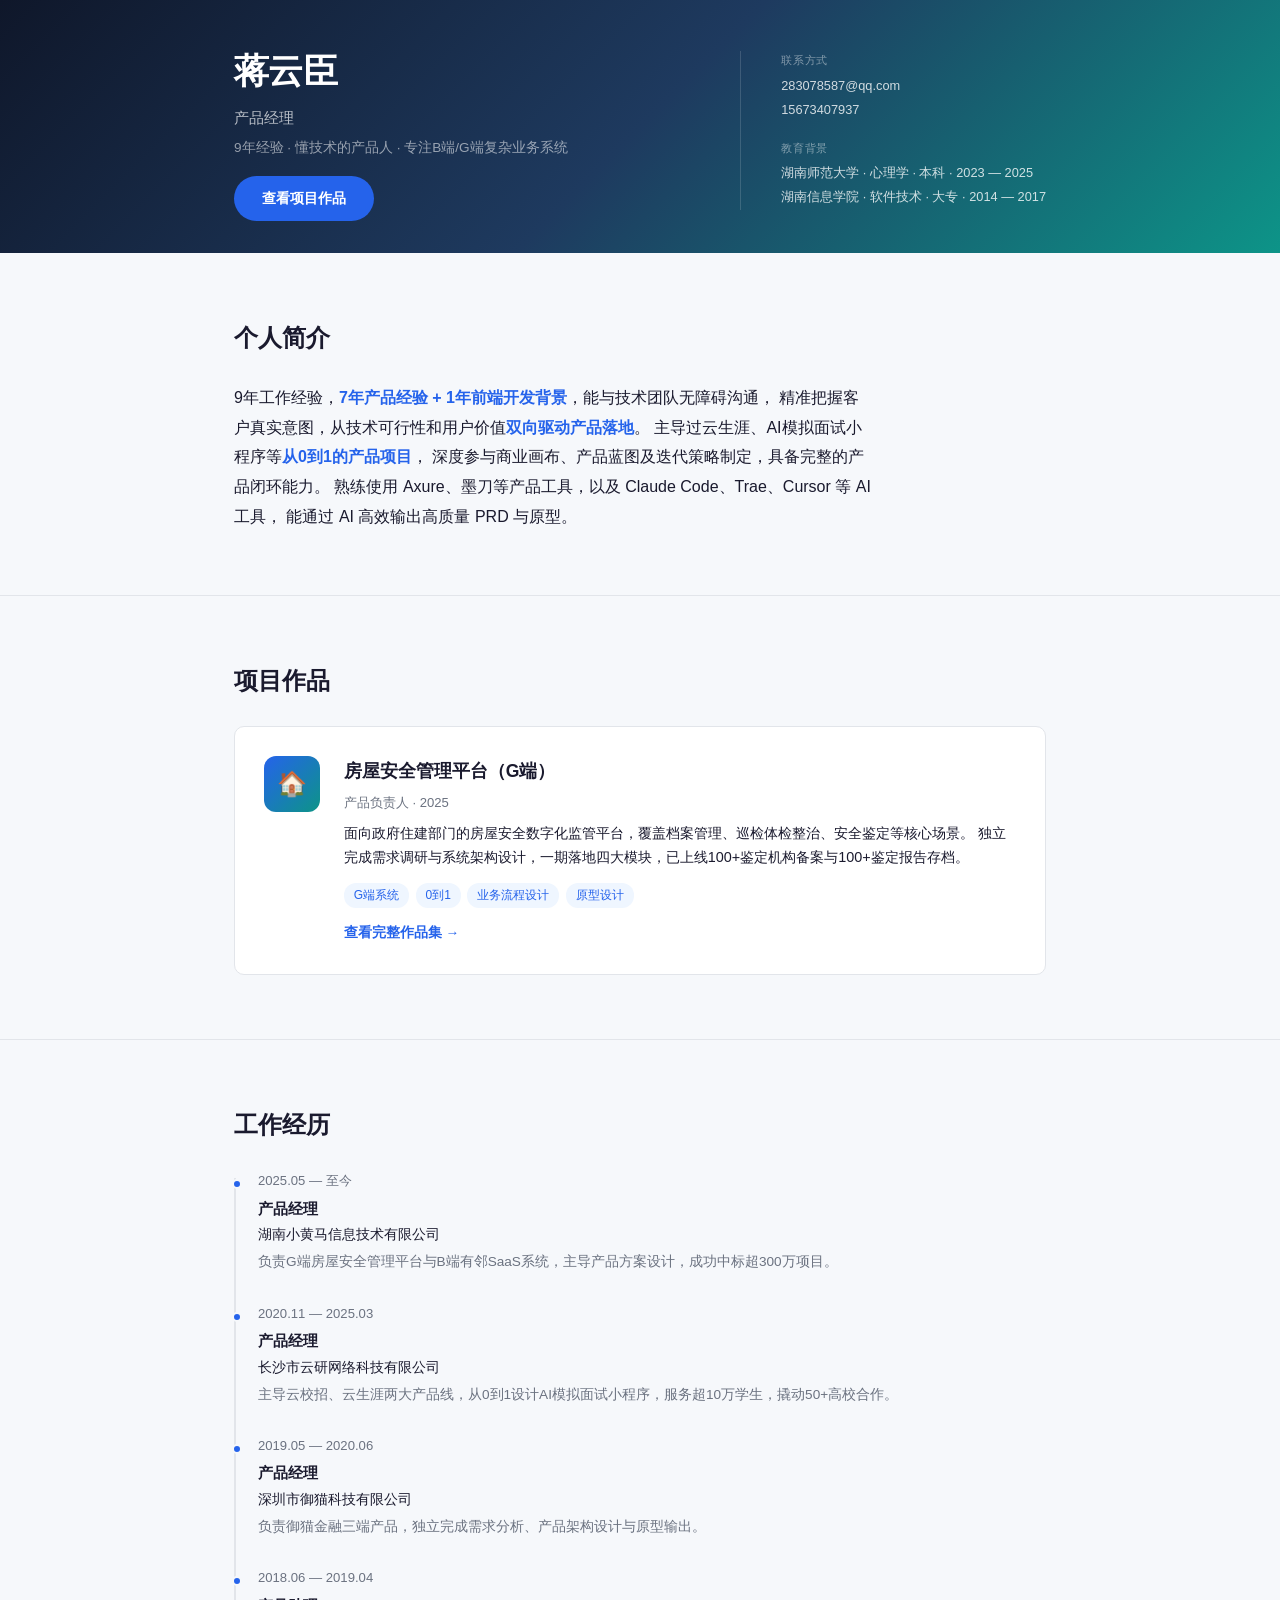
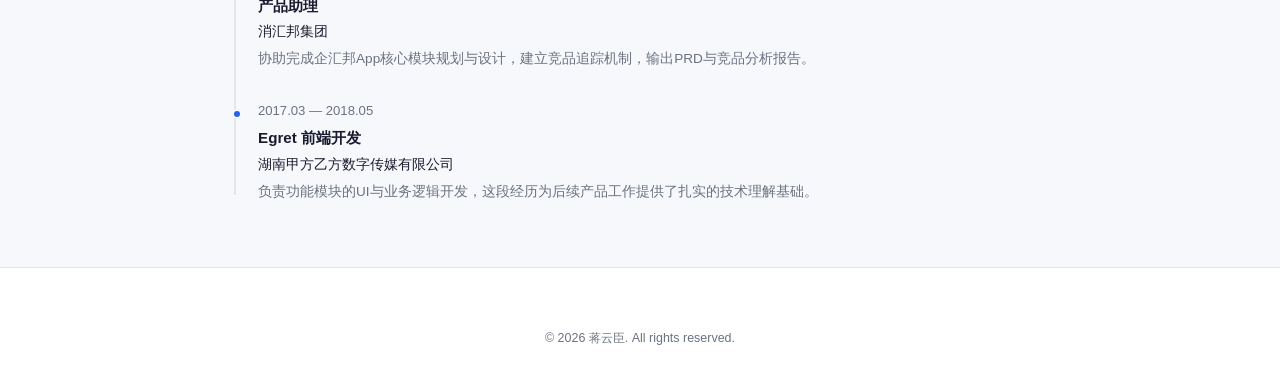
<file: index.html>
<!-- Generated by Trae Work -->
<!DOCTYPE html>
<html lang="zh-CN">
<head>
  <meta charset="UTF-8">
  <meta name="viewport" content="width=device-width, initial-scale=1.0">
  <title>蒋云臣 — 产品经理个人简历</title>
  <style>
    :root {
      --bg: #f6f8fb;
      --bg2: #ffffff;
      --ink: #1a1a2e;
      --muted: #6b7280;
      --rule: #e2e5ea;
      --accent: #2563eb;
      --accent2: #0d9488;
    }

    *, *::before, *::after { box-sizing: border-box; margin: 0; padding: 0; }

    body {
      font-family: -apple-system, BlinkMacSystemFont, 'Segoe UI', 'PingFang SC', 'Noto Sans CJK SC', sans-serif;
      font-size: 16px;
      line-height: 1.75;
      color: var(--ink);
      background: var(--bg);
      -webkit-font-smoothing: antialiased;
    }

    .container { max-width: 860px; margin: 0 auto; padding: 0 24px; }

    /* ---- Hero ---- */
    .hero {
      background: linear-gradient(135deg, #0f172a 0%, #1e3a5f 50%, #0d9488 100%);
      color: #fff;
      padding: 2.5rem 0 2rem;
    }
    .hero .container { max-width: 860px; }
    .hero-layout { display: flex; align-items: center; gap: 2.5rem; }
    .hero-main { flex: 1; }
    .hero h1 {
      font-size: 2.2rem; font-weight: 700; letter-spacing: -0.02em;
      color: #fff; margin-bottom: 0.2rem;
    }
    .hero .title {
      font-size: 0.95rem; color: rgba(255,255,255,0.7);
      margin-bottom: 0.3rem;
    }
    .hero .tagline {
      font-size: 0.85rem; color: rgba(255,255,255,0.55);
      margin-bottom: 1rem;
    }
    .hero-actions { display: flex; gap: 1rem; flex-wrap: wrap; }
    .hero-side {
      flex-shrink: 0; display: flex; flex-direction: column; gap: 1rem;
      padding-left: 2.5rem; border-left: 1px solid rgba(255,255,255,0.15);
    }
    .hero-info-item { }
    .hero-info-label { font-size: 0.7rem; text-transform: uppercase; letter-spacing: 0.06em; color: rgba(255,255,255,0.45); margin-bottom: 0.25rem; }
    .hero-info-text { font-size: 0.8rem; color: rgba(255,255,255,0.8); margin-bottom: 0.1rem; white-space: nowrap; }
    .btn {
      display: inline-block; padding: 10px 28px; border-radius: 24px;
      font-size: 0.9rem; font-weight: 600; text-decoration: none;
      transition: all 0.2s;
    }
    .btn-primary {
      background: var(--accent); color: #fff;
    }
    .btn-primary:hover { background: #1d4ed8; }

    /* ---- Section ---- */
    .section { padding: 4rem 0; }
    .section + .section { border-top: 1px solid var(--rule); }
    .section h2 {
      font-size: 1.5rem; font-weight: 700; margin-bottom: 1.5rem;
      color: var(--ink);
    }

    /* ---- About ---- */
    .about-text { font-size: 1rem; color: var(--ink); max-width: 640px; line-height: 1.85; }
    .about-text mark.key { background: none; color: var(--accent); font-weight: 600; }

    /* ---- Project Card ---- */
    .project-card {
      background: var(--bg2); border: 1px solid var(--rule);
      border-radius: 10px; padding: 1.8rem;
      display: flex; gap: 1.5rem; align-items: flex-start;
      transition: box-shadow 0.2s;
    }
    .project-card:hover { box-shadow: 0 4px 16px rgba(0,0,0,0.06); }
    .project-icon {
      flex-shrink: 0; width: 56px; height: 56px;
      background: linear-gradient(135deg, var(--accent), var(--accent2));
      border-radius: 12px; display: flex; align-items: center; justify-content: center;
      font-size: 1.5rem; color: #fff;
    }
    .project-info { flex: 1; }
    .project-info h3 { font-size: 1.1rem; font-weight: 600; margin-bottom: 0.3rem; }
    .project-info .meta { font-size: 0.82rem; color: var(--muted); margin-bottom: 0.5rem; }
    .project-info .desc { font-size: 0.9rem; color: var(--ink); margin-bottom: 0.8rem; line-height: 1.65; }
    .project-tags { display: flex; flex-wrap: wrap; gap: 0.4rem; }
    .project-tag {
      font-size: 0.75rem; padding: 2px 10px; border-radius: 12px;
      background: #eff6ff; color: var(--accent);
    }
    .project-link {
      display: inline-block; margin-top: 0.8rem;
      font-size: 0.85rem; font-weight: 600; color: var(--accent);
      text-decoration: none;
    }
    .project-link:hover { text-decoration: underline; }

    /* ---- Timeline ---- */
    .timeline { position: relative; padding-left: 1.5rem; }
    .timeline::before {
      content: ''; position: absolute; left: 0; top: 0.5rem; bottom: 0.5rem;
      width: 2px; background: var(--rule);
    }
    .timeline-item { position: relative; margin-bottom: 1.8rem; }
    .timeline-item:last-child { margin-bottom: 0; }
    .timeline-item::before {
      content: ''; position: absolute; left: -1.6rem; top: 0.55rem;
      width: 10px; height: 10px; border-radius: 50%;
      background: var(--accent); border: 2px solid var(--bg);
    }
    .timeline-item .period {
      font-size: 0.82rem; color: var(--muted); margin-bottom: 0.15rem;
    }
    .timeline-item .role {
      font-size: 0.95rem; font-weight: 600; color: var(--ink);
    }
    .timeline-item .company {
      font-size: 0.88rem; color: var(--ink);
    }
    .timeline-item .brief {
      font-size: 0.85rem; color: var(--muted); margin-top: 0.2rem;
    }

    /* ---- Footer ---- */
    .footer {
      background: var(--bg2); border-top: 1px solid var(--rule);
      padding: 2.5rem 0; text-align: center;
    }
    .footer .copyright {
      margin-top: 1.2rem; font-size: 0.78rem; color: var(--muted);
    }

    /* ---- Responsive ---- */
    @media (max-width: 600px) {
      .hero { padding: 2rem 0 1.5rem; }
      .hero-layout { flex-direction: column; align-items: flex-start; gap: 1.2rem; }
      .hero-side { flex-direction: row; gap: 1.5rem; padding-left: 0; border-left: none; padding-top: 1rem; border-top: 1px solid rgba(255,255,255,0.15); }
     .hero-info-text { white-space: normal; }
      .hero h1 { font-size: 1.6rem; }
      .section { padding: 2.5rem 0; }
      .project-card { flex-direction: column; }
    }
  </style>
</head>
<body>

  <!-- Hero -->
  <header class="hero">
    <div class="container">
      <div class="hero-layout">
        <div class="hero-main">
          <h1>蒋云臣</h1>
          <p class="title">产品经理</p>
          <p class="tagline">9年经验 · 懂技术的产品人 · 专注B端/G端复杂业务系统</p>
          <div class="hero-actions">
            <a class="btn btn-primary" href="#projects">查看项目作品</a>
          </div>
        </div>
        <div class="hero-side">
          <div class="hero-info-item">
            <p class="hero-info-label">联系方式</p>
            <p class="hero-info-text">283078587@qq.com</p>
            <p class="hero-info-text">15673407937</p>
          </div>
          <div class="hero-info-item">
            <p class="hero-info-label">教育背景</p>
            <p class="hero-info-text">湖南师范大学 · 心理学 · 本科 · 2023 — 2025</p>
            <p class="hero-info-text">湖南信息学院 · 软件技术 · 大专 · 2014 — 2017</p>
          </div>
        </div>
      </div>
    </div>
  </header>

  <!-- 个人简介 -->
  <section class="section" id="about">
    <div class="container">
      <h2>个人简介</h2>
      <p class="about-text">
        9年工作经验，<mark class="key">7年产品经验 + 1年前端开发背景</mark>，能与技术团队无障碍沟通，
        精准把握客户真实意图，从技术可行性和用户价值<mark class="key">双向驱动产品落地</mark>。
        主导过云生涯、AI模拟面试小程序等<mark class="key">从0到1的产品项目</mark>，
        深度参与商业画布、产品蓝图及迭代策略制定，具备完整的产品闭环能力。
        熟练使用 Axure、墨刀等产品工具，以及 Claude Code、Trae、Cursor 等 AI 工具，
        能通过 AI 高效输出高质量 PRD 与原型。
      </p>
    </div>
  </section>

  <!-- 项目作品 -->
  <section class="section" id="projects">
    <div class="container">
      <h2>项目作品</h2>
      <div class="project-card">
        <div class="project-icon">&#x1F3E0;</div>
        <div class="project-info">
          <h3>房屋安全管理平台（G端）</h3>
          <p class="meta">产品负责人 · 2025</p>
          <p class="desc">
            面向政府住建部门的房屋安全数字化监管平台，覆盖档案管理、巡检体检整治、安全鉴定等核心场景。
            独立完成需求调研与系统架构设计，一期落地四大模块，已上线100+鉴定机构备案与100+鉴定报告存档。
          </p>
          <div class="project-tags">
            <span class="project-tag">G端系统</span>
            <span class="project-tag">0到1</span>
            <span class="project-tag">业务流程设计</span>
            <span class="project-tag">原型设计</span>
          </div>
          <a class="project-link" href="/resume/house-safety-portfolio/house-safety-portfolio.html">查看完整作品集 →</a>
        </div>
      </div>
    </div>
  </section>

  <!-- 工作经历 -->
  <section class="section" id="experience">
    <div class="container">
      <h2>工作经历</h2>
      <div class="timeline">
        <div class="timeline-item">
          <p class="period">2025.05 — 至今</p>
          <p class="role">产品经理</p>
          <p class="company">湖南小黄马信息技术有限公司</p>
          <p class="brief">负责G端房屋安全管理平台与B端有邻SaaS系统，主导产品方案设计，成功中标超300万项目。</p>
        </div>
        <div class="timeline-item">
          <p class="period">2020.11 — 2025.03</p>
          <p class="role">产品经理</p>
          <p class="company">长沙市云研网络科技有限公司</p>
          <p class="brief">主导云校招、云生涯两大产品线，从0到1设计AI模拟面试小程序，服务超10万学生，撬动50+高校合作。</p>
        </div>
        <div class="timeline-item">
          <p class="period">2019.05 — 2020.06</p>
          <p class="role">产品经理</p>
          <p class="company">深圳市御猫科技有限公司</p>
          <p class="brief">负责御猫金融三端产品，独立完成需求分析、产品架构设计与原型输出。</p>
        </div>
        <div class="timeline-item">
          <p class="period">2018.06 — 2019.04</p>
          <p class="role">产品助理</p>
          <p class="company">消汇邦集团</p>
          <p class="brief">协助完成企汇邦App核心模块规划与设计，建立竞品追踪机制，输出PRD与竞品分析报告。</p>
        </div>
        <div class="timeline-item">
          <p class="period">2017.03 — 2018.05</p>
          <p class="role">Egret 前端开发</p>
          <p class="company">湖南甲方乙方数字传媒有限公司</p>
          <p class="brief">负责功能模块的UI与业务逻辑开发，这段经历为后续产品工作提供了扎实的技术理解基础。</p>
        </div>
      </div>
    </div>
  </section>

  <footer class="footer">
    <div class="container">
      <p class="copyright">&copy; 2026 蒋云臣. All rights reserved.</p>
    </div>
  </footer>

</body>
</html>
</file>
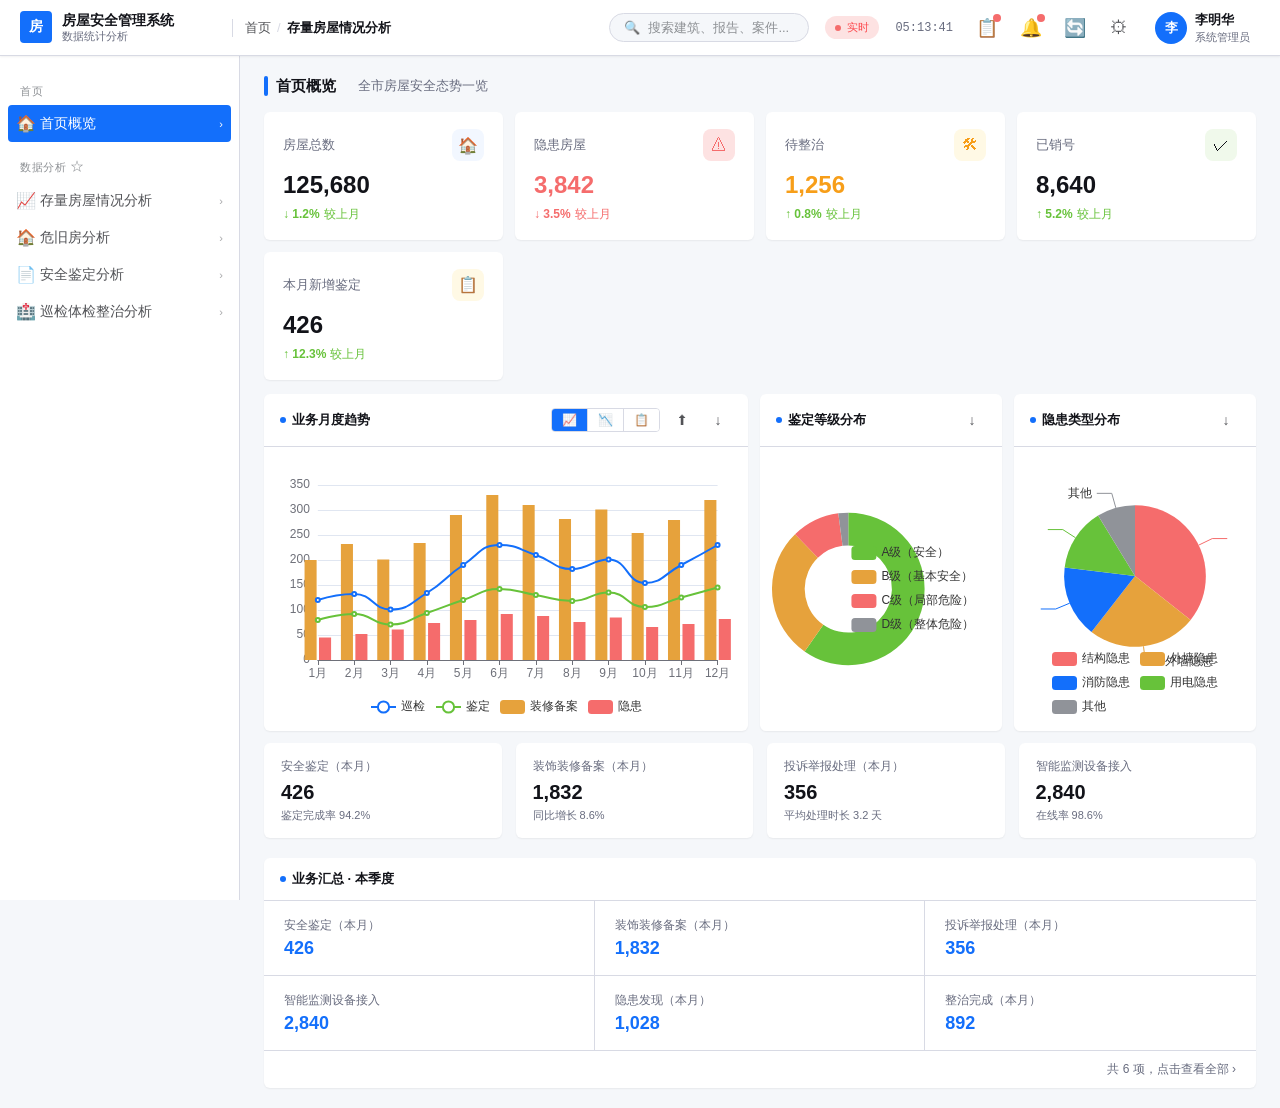
<file: house-safety-portfolio/assets/proto-analysis.html>
<!DOCTYPE html>
<html lang="zh-CN">
<head>
    <meta charset="UTF-8">
    <meta name="viewport" content="width=device-width, initial-scale=1.0">
    <title>房屋安全管理信息系统 - 数据分析</title>
    <script src="../_shared/js/echarts.min.js"></script>
    <style>
        * { margin: 0; padding: 0; box-sizing: border-box; }

        :root {
            /* ===== UI规范 色板 ===== */
            /* 品牌色 */
            --primary: #136FFB;
            --primary-dark: #1366E4;
            --primary-light: #C5DDFF;
            --primary-bg: #F2F7FF;

            /* 文字色 */
            --text-primary: #121319;
            --text-secondary: #525357;
            --text-light: #686C7F;
            --text-hint: #8D9094;

            /* 中性色 */
            --bg: #F5F7FA;
            --bg-white: #FFFFFF;
            --border: #D8DAE4;
            --border-light: #CED4DB;

            /* 功能色 - 成功 */
            --success: #67C23A;
            --success-text: #19B21E;
            --success-bg: #F0F9EB;
            --success-border: #D1EDC4;

            /* 功能色 - 警告 */
            --warning: #FA9600;
            --warning-text: #F79E19;
            --warning-bg: #FFF9E5;
            --warning-border: #FAE6C8;

            /* 功能色 - 错误 */
            --danger: #F56C6C;
            --danger-text: #FC474C;
            --danger-bg: #FAF2E6;
            --danger-border: #FDE2E2;

            /* 功能色 - 中性灰 */
            --gray: #909399;
            --gray-bg: #F4F4F5;
            --gray-border: #E9E9EB;

            /* 遮罩 */
            --overlay: rgba(0, 0, 0, 0.6);

            /* 投影 */
            --shadow: 0 1px 2px rgba(0, 0, 0, 0.06);
            --shadow-md: 0 4px 12px rgba(0, 0, 0, 0.08);
            --shadow-lg: 0 8px 24px rgba(0, 0, 0, 0.12);

            /* 圆角 */
            --radius: 4px;
            --radius-md: 6px;
        }

        body {
            font-family: 'PingFang SC', 'Noto Sans SC', -apple-system, BlinkMacSystemFont, 'Segoe UI', sans-serif;
            background: var(--bg);
            color: var(--text-primary);
            min-height: 100vh;
            overflow-x: hidden;
        }

        /* ===== TOP HEADER ===== */
        .top-header {
            position: fixed;
            top: 0; left: 0; right: 0;
            height: 56px;
            background: #fff;
            border-bottom: 1px solid var(--border);
            display: flex;
            align-items: center;
            padding: 0 20px;
            z-index: 200;
            box-shadow: var(--shadow);
        }

        .header-logo {
            display: flex;
            align-items: center;
            gap: 10px;
            width: 200px;
            flex-shrink: 0;
        }

        .header-logo-icon {
            width: 32px; height: 32px;
            background: var(--primary);
            border-radius: var(--radius);
            display: flex; align-items: center; justify-content: center;
            color: #fff; font-weight: 600; font-size: 14px;
        }

        .header-logo-text {
            font-size: 14px;
            font-weight: 600;
            color: var(--text-primary);
            line-height: 1.3;
        }

        .header-logo-text small {
            display: block;
            font-size: 11px;
            color: var(--text-light);
            font-weight: 400;
        }

        .header-breadcrumb {
            display: flex;
            align-items: center;
            gap: 6px;
            font-size: 13px;
            color: var(--text-secondary);
            margin-left: 12px;
            padding-left: 12px;
            border-left: 1px solid var(--border);
        }

        .header-breadcrumb strong { color: var(--text-primary); font-weight: 600; }

        .header-search {
            margin-left: auto;
            display: flex;
            align-items: center;
            gap: 16px;
        }

        .header-search-box {
            display: flex;
            align-items: center;
            gap: 8px;
            background: var(--bg);
            border: 1px solid var(--border);
            border-radius: 20px;
            padding: 6px 14px;
            width: 200px;
            font-size: 13px;
            color: var(--text-light);
            cursor: text;
            transition: all 0.3s;
        }

        .header-search-box:focus-within {
            border-color: var(--primary);
            background: #fff;
            box-shadow: 0 0 0 2px rgba(19, 111, 251, 0.1);
            width: 260px;
        }

        .header-search-box input {
            border: none;
            background: transparent;
            outline: none;
            font-size: 13px;
            color: var(--text-primary);
            width: 100%;
            font-family: inherit;
        }

        .header-search-box input::placeholder { color: var(--text-hint); }

        .header-actions {
            display: flex;
            align-items: center;
            gap: 8px;
        }

        .header-icon-btn {
            width: 36px; height: 36px;
            border-radius: var(--radius);
            border: none;
            background: transparent;
            cursor: pointer;
            display: flex; align-items: center; justify-content: center;
            font-size: 18px;
            color: var(--text-secondary);
            transition: background 0.2s;
            position: relative;
        }

        .header-icon-btn:hover { background: var(--bg); }

        .header-icon-btn .badge {
            position: absolute;
            top: 4px; right: 4px;
            width: 8px; height: 8px;
            background: var(--danger);
            border-radius: 50%;
        }

        .header-user {
            display: flex;
            align-items: center;
            gap: 8px;
            padding: 4px 10px;
            border-radius: var(--radius);
            cursor: pointer;
            transition: background 0.2s;
        }

        .header-user:hover { background: var(--bg); }

        .header-user-avatar {
            width: 32px; height: 32px;
            border-radius: 50%;
            background: var(--primary);
            color: #fff;
            display: flex; align-items: center; justify-content: center;
            font-size: 13px; font-weight: 600;
        }

        .header-user-info { font-size: 13px; }
        .header-user-info strong { display: block; font-weight: 600; }
        .header-user-info small { color: var(--text-light); }

        /* ===== SIDEBAR (根据UI规范) ===== */
        .sidebar {
            position: fixed;
            top: 56px; left: 0; bottom: 0;
            width: 240px;
            background: var(--bg-white);
            overflow-y: auto;
            z-index: 100;
            padding: 12px 0;
            border-right: 1px solid var(--border);
        }

        .sidebar-section-title {
            font-size: 11px;
            color: var(--text-hint);
            letter-spacing: 0.5px;
            padding: 16px 20px 6px;
            font-weight: 400;
        }

        .sidebar-item {
            display: flex;
            align-items: center;
            gap: 8px;
            padding: 9px 8px;
            margin: 0 8px;
            color: var(--text-secondary);
            font-size: 14px;
            cursor: pointer;
            border-radius: var(--radius);
            transition: all 0.2s;
            text-decoration: none;
            position: relative;
            font-weight: 400;
            overflow: hidden;
            text-overflow: ellipsis;
            white-space: nowrap;
        }

        .sidebar-item .label {
            flex: 1;
            min-width: 0;
            overflow: hidden;
            text-overflow: ellipsis;
            white-space: nowrap;
        }

        .sidebar-item:hover {
            background: var(--bg);
            color: var(--text-primary);
        }

        .sidebar-item.active {
            background: var(--primary);
            color: #fff;
            font-weight: 500;
        }

        .sidebar-item .icon {
            font-size: 16px;
            width: 16px;
            text-align: center;
            flex-shrink: 0;
        }

        .sidebar-item .arrow {
            margin-left: auto;
            font-size: 11px;
            opacity: 0.5;
            transition: transform 0.2s;
        }

        .sidebar-item.active .arrow { opacity: 1; }

        .sidebar-submenu {
            display: none;
            background: rgba(0, 0, 0, 0.03);
            border-radius: var(--radius);
            margin: 0 8px;
        }

        .sidebar-submenu.show { display: block; }

        .sidebar-submenu .sidebar-item {
            padding-left: 32px;
            font-size: 13px;
            margin: 0;
        }

        .sidebar-item.sub-active {
            background: var(--primary-bg);
            color: var(--primary);
        }

        /* ===== MAIN CONTENT ===== */
        .main-content {
            margin-left: 240px;
            margin-top: 56px;
            padding: 20px 24px;
            min-height: calc(100vh - 56px);
        }

        /* ===== PAGE TITLE BAR ===== */
        .page-title-bar {
            display: flex;
            align-items: center;
            justify-content: space-between;
            margin-bottom: 16px;
        }

        .page-title {
            font-size: 15px;
            font-weight: 600;
            color: var(--text-primary);
            display: flex;
            align-items: center;
            gap: 8px;
        }

        .page-title::before {
            content: '';
            width: 4px;
            height: 20px;
            background: var(--primary);
            border-radius: 2px;
        }

        .page-subtitle {
            font-size: 13px;
            color: var(--text-light);
            margin-left: 14px;
            font-weight: 400;
        }

        .page-actions {
            display: flex;
            gap: 10px;
        }

        /* ===== BUTTONS (根据UI规范) ===== */
        .btn {
            padding: 0px 16px;
            height: 32px;
            border-radius: var(--radius);
            font-size: 14px;
            cursor: pointer;
            border: none;
            display: inline-flex;
            align-items: center;
            justify-content: center;
            gap: 6px;
            transition: all 0.2s;
            font-family: inherit;
            font-weight: 400;
            line-height: 22px;
        }

        .btn-primary {
            background: var(--primary);
            color: #fff;
        }

        .btn-primary:hover { background: var(--primary-dark); }
        .btn-primary:active { transform: scale(0.97); }

        .btn-outline {
            background: #fff;
            color: var(--text-secondary);
            border: 1px solid var(--border);
        }

        .btn-outline:hover { border-color: var(--primary); color: var(--primary); background: var(--primary-bg); }
        .btn-outline:active { transform: scale(0.97); }

        .btn-danger {
            background: var(--danger);
            color: #fff;
        }

        .btn-danger:hover { background: #e05555; }

        .btn-text {
            background: transparent;
            color: var(--primary);
            border: none;
            padding: 0px 8px;
            height: auto;
            font-size: 14px;
        }

        .btn-text:hover { color: var(--primary-dark); }

        .btn-group {
            display: inline-flex;
            border: 1px solid var(--border);
            border-radius: var(--radius);
            overflow: hidden;
        }

        .btn-group .btn {
            border-radius: 0;
            border-right: 1px solid var(--border);
            background: #fff;
            color: var(--text-secondary);
            padding: 6px 14px;
            height: auto;
            font-size: 13px;
        }

        .btn-group .btn:last-child { border-right: none; }
        .btn-group .btn.active { background: var(--primary); color: #fff; border-color: var(--primary); }
        .btn-group .btn:hover:not(.active) { background: var(--primary-bg); }

        /* ===== STAT CARDS ===== */
        .stat-grid {
            display: grid;
            grid-template-columns: repeat(7, 1fr);
            gap: 12px;
            margin-bottom: 14px;
        }

        .stat-card {
            background: #fff;
            border-radius: var(--radius-md);
            padding: 16px 18px;
            box-shadow: var(--shadow);
            cursor: pointer;
            transition: box-shadow 0.2s, transform 0.2s;
            border: 1px solid transparent;
            position: relative;
            overflow: hidden;
        }

        .stat-card::before {
            content: '';
            position: absolute;
            top: 0; left: 0; right: 0;
            height: 3px;
            background: var(--primary);
            opacity: 0;
            transition: opacity 0.2s;
        }

        .stat-card:hover {
            box-shadow: var(--shadow-md);
            transform: translateY(-2px);
        }

        .stat-card:hover::before { opacity: 1; }

        .stat-card.active-card {
            border-color: var(--primary);
            box-shadow: 0 0 0 2px rgba(19, 111, 251, 0.15);
        }

        .stat-card.active-card::before { opacity: 1; }

        .stat-card-header {
            display: flex;
            align-items: center;
            justify-content: space-between;
            margin-bottom: 10px;
        }

        .stat-card-label {
            font-size: 13px;
            color: var(--text-light);
            display: flex;
            align-items: center;
            gap: 4px;
            flex-shrink: 0;
        }

        .stat-card-icon {
            width: 32px; height: 32px;
            border-radius: 8px;
            display: flex; align-items: center; justify-content: center;
            font-size: 16px;
        }

        .stat-card-value {
            font-size: 24px;
            font-weight: 600;
            color: var(--text-primary);
            line-height: 1.2;
        }

        .stat-card-trend {
            font-size: 12px;
            color: var(--text-light);
            margin-top: 6px;
            display: flex;
            align-items: center;
            gap: 4px;
        }

        .stat-card-trend.up { color: var(--success); }
        .stat-card-trend.down { color: var(--danger); }

        .stat-card-trend span { font-weight: 600; }

        .stat-card-sub {
            font-size: 11px;
            color: var(--text-light);
            margin-top: 4px;
            line-height: 1.4;
        }
        .stat-card-sub strong { color: var(--text-primary); }

        .stat-card-unit {
            font-size: 12px;
            color: var(--text-light);
            font-weight: normal;
        }

        .stat-card-badge {
            font-size: 10px;
            padding: 2px 6px;
            border-radius: 3px;
            margin-top: 4px;
            display: inline-block;
        }
        .stat-card-badge.success {
            background: var(--success-bg);
            color: var(--success-text);
        }
        .stat-card-badge.warning {
            background: rgba(255, 152, 0, 0.15);
            color: var(--warning);
        }
        .stat-card-badge.danger {
            background: var(--danger-border);
            color: var(--danger-text);
        }

        .status-dot {
            width: 8px;
            height: 8px;
            border-radius: 50%;
            display: inline-block;
        }
        .status-dot.green { background: var(--success); }
        .status-dot.yellow { background: var(--warning); }
        .status-dot.red { background: var(--danger); }

        .label-tag {
            background: var(--primary-bg);
            color: var(--primary);
            padding: 1px 4px;
            border-radius: 2px;
            font-size: 10px;
        }
        .danger-tag {
            background: var(--warning-bg);
            color: var(--warning-text);
            padding: 1px 4px;
            border-radius: 2px;
            font-size: 10px;
        }
        .critical-tag {
            background: var(--danger-border);
            color: var(--danger-text);
            padding: 1px 4px;
            border-radius: 2px;
            font-size: 10px;
        }
        .green-text { color: var(--success); font-weight: 600; }
        .orange-text { color: var(--warning-text); font-weight: 600; }
        .red-text { color: var(--danger); font-weight: 600; }

        .stat-badge {
            font-size: 10px;
            padding: 2px 8px;
            border-radius: 10px;
            font-weight: 500;
        }
        .stat-badge.danger {
            background: rgba(245, 108, 108, 0.15);
            color: #c00;
            border: 1px solid rgba(245, 108, 108, 0.3);
        }
        .stat-badge.warning {
            background: rgba(255, 152, 0, 0.15);
            color: #e6a23c;
            border: 1px solid rgba(255, 152, 0, 0.3);
        }
        .stat-badge {
            background: rgba(19, 111, 251, 0.1);
            color: #136FFB;
            border: 1px solid rgba(19, 111, 251, 0.2);
        }

        /* 隐患卡片 - 红色系 */
        .stat-card.danger .stat-card-icon { background: var(--danger-border); color: var(--danger); }
        .stat-card.danger::before { background: var(--danger); }
        .stat-card.danger .stat-card-value { color: var(--danger); }

        /* 待整治卡片 - 橙色系 */
        .stat-card.warning .stat-card-icon { background: var(--warning-bg); color: var(--warning-text); }
        .stat-card.warning::before { background: var(--warning); }
        .stat-card.warning .stat-card-value { color: var(--warning-text); }

        /* ===== CHARTS GRID ===== */
        .charts-grid {
            display: grid;
            gap: 12px;
            margin-bottom: 12px;
        }

        .charts-row-3 { grid-template-columns: 2fr 1fr 1fr; }
        .charts-row-2 { grid-template-columns: 1fr 1fr; }
        .charts-row-4 { grid-template-columns: repeat(4, 1fr); }

        .card {
            background: #fff;
            border-radius: var(--radius-md);
            box-shadow: var(--shadow);
            overflow: hidden;
        }

        .drill-card {
            cursor: pointer;
            transition: all 0.3s;
            border: 2px solid transparent;
        }

        .drill-card:hover {
            border-color: var(--primary);
            box-shadow: 0 4px 20px rgba(19, 111, 251, 0.25);
            transform: translateY(-2px);
        }

        .card-header {
            padding: 12px 16px;
            border-bottom: 1px solid var(--border);
            display: flex;
            align-items: center;
            justify-content: space-between;
        }

        .card-title {
            font-size: 13px;
            font-weight: 600;
            color: var(--text-primary);
            display: flex;
            align-items: center;
            gap: 6px;
        }

        .card-title-dot {
            width: 6px; height: 6px;
            border-radius: 50%;
            background: var(--primary);
        }

        .card-body {
            padding: 12px;
        }

        .chart-container {
            width: 100%;
            min-height: 220px;
            min-width: 120px;
        }

        /* ===== MINI CARDS ===== */
        .mini-cards {
            display: grid;
            grid-template-columns: repeat(4, 1fr);
            gap: 14px;
            margin-bottom: 20px;
        }

        .mini-card {
            background: #fff;
            border-radius: var(--radius-md);
            padding: 14px 16px;
            box-shadow: var(--shadow);
            cursor: pointer;
            transition: all 0.2s;
            border: 1px solid transparent;
        }

        .mini-card:hover {
            box-shadow: var(--shadow-md);
            border-color: var(--primary);
        }

        .mini-card-title {
            font-size: 12px;
            color: var(--text-light);
            margin-bottom: 6px;
        }

        .mini-card-value {
            font-size: 20px;
            font-weight: 600;
            color: var(--text-primary);
        }

        .mini-card-trend {
            font-size: 11px;
            color: var(--text-light);
            margin-top: 4px;
        }

        /* ===== DETAIL PANEL ===== */
        .detail-panel {
            background: #fff;
            border-radius: var(--radius-md);
            box-shadow: var(--shadow);
            overflow: hidden;
            cursor: pointer;
            transition: box-shadow 0.2s;
        }

        .detail-panel:hover { box-shadow: var(--shadow-md); }

        .detail-items {
            display: grid;
            grid-template-columns: repeat(3, 1fr);
            gap: 0;
        }

        .detail-item {
            padding: 16px 20px;
            border-right: 1px solid var(--border);
            border-bottom: 1px solid var(--border);
        }

        .detail-item:nth-child(3n) { border-right: none; }
        .detail-item:nth-last-child(-n+3) { border-bottom: none; }

        .detail-item label {
            font-size: 12px;
            color: var(--text-light);
            display: block;
            margin-bottom: 4px;
        }

        .detail-item .value {
            font-size: 18px;
            font-weight: 600;
            color: var(--primary);
        }

        .detail-panel-more {
            padding: 10px 20px;
            font-size: 12px;
            color: var(--text-light);
            text-align: right;
            border-top: 1px solid var(--border);
        }

        /* ===== SECTION TITLE ===== */
        .section-title {
            font-size: 14px;
            font-weight: 600;
            color: var(--text-primary);
            margin-bottom: 12px;
            display: flex;
            align-items: center;
            gap: 8px;
        }

        .section-title::after {
            content: '';
            flex: 1;
            height: 1px;
            background: var(--border);
        }

        /* ===== CLICK HINT ===== */
        .click-hint {
            font-size: 11px;
            color: var(--primary);
            opacity: 0;
            transition: opacity 0.2s;
            font-weight: 400;
        }

        .stat-card:hover .click-hint,
        .mini-card:hover .click-hint,
        .detail-panel:hover .click-hint { opacity: 1; }

        /* ===== SCROLLBAR ===== */
        ::-webkit-scrollbar { width: 6px; height: 6px; }
        ::-webkit-scrollbar-track { background: transparent; }
        ::-webkit-scrollbar-thumb { background: var(--border); border-radius: 3px; }
        ::-webkit-scrollbar-thumb:hover { background: var(--text-light); }

        /* ===== MODAL (弹窗) ===== */
        .modal-overlay {
            display: none;
            position: fixed;
            top: 0; left: 0; right: 0; bottom: 0;
            background: var(--overlay);
            z-index: 500;
            justify-content: center;
            align-items: center;
        }

        .modal-overlay.show { display: flex; }

        .modal {
            background: #fff;
            border-radius: var(--radius-md);
            box-shadow: var(--shadow-lg);
            width: 800px;
            max-width: 90vw;
            max-height: 80vh;
            display: flex;
            flex-direction: column;
            animation: modalIn 0.2s ease;
        }

        @keyframes modalIn {
            from { opacity: 0; transform: scale(0.95); }
            to { opacity: 1; transform: scale(1); }
        }

        .modal-header {
            padding: 16px 20px;
            border-bottom: 1px solid var(--border);
            display: flex;
            align-items: center;
            justify-content: space-between;
        }

        .modal-header h3 {
            font-size: 14px;
            font-weight: 600;
        }

        .modal-close {
            width: 32px; height: 32px;
            border-radius: var(--radius);
            border: none;
            background: transparent;
            cursor: pointer;
            font-size: 20px;
            color: var(--text-secondary);
            display: flex; align-items: center; justify-content: center;
        }

        .modal-close:hover { background: var(--bg); }

        .modal-body {
            padding: 20px;
            overflow-y: auto;
            flex: 1;
        }

        .modal-footer {
            padding: 12px 20px;
            border-top: 1px solid var(--border);
            display: flex;
            justify-content: flex-end;
            gap: 10px;
        }

        /* ===== TABLE ===== */
        .data-table {
            width: 100%;
            border-collapse: collapse;
            font-size: 13px;
        }

        .data-table th {
            background: var(--primary-bg);
            padding: 10px 12px;
            text-align: left;
            font-weight: 600;
            color: var(--text-primary);
            border-bottom: 1px solid var(--border);
            white-space: nowrap;
        }

        .data-table td {
            padding: 10px 12px;
            border-bottom: 1px solid var(--border);
            color: var(--text-primary);
        }

        .data-table tr:hover td { background: var(--bg); }

        /* ===== TAGS (根据UI规范) ===== */
        .tag {
            display: inline-block;
            padding: 2px 8px;
            border-radius: 4px;
            font-size: 12px;
            font-weight: 400;
            line-height: 20px;
        }

        .tag-blue { background: var(--primary-bg); color: var(--primary); border: 1px solid var(--primary-light); }
        .tag-green { background: var(--success-bg); color: var(--success-text); border: 1px solid var(--success-border); }
        .tag-orange { background: var(--warning-bg); color: var(--warning-text); border: 1px solid var(--warning-border); }
        .tag-red { background: var(--danger-border); color: var(--danger-text); border: 1px solid var(--danger-border); }
        .tag-gray { background: var(--gray-bg); color: var(--gray); border: 1px solid var(--gray-border); }

        /* ===== PROCESS FLOW ===== */
        .process-flow {
            display: flex;
            align-items: center;
            justify-content: center;
            gap: 0;
            margin: 20px 0;
            padding: 16px;
            background: var(--bg);
            border-radius: var(--radius-md);
        }

        .process-step {
            display: flex;
            flex-direction: column;
            align-items: center;
            padding: 12px 20px;
            position: relative;
        }

        .process-step-icon {
            width: 48px;
            height: 48px;
            border-radius: 50%;
            display: flex;
            align-items: center;
            justify-content: center;
            font-size: 20px;
            margin-bottom: 8px;
        }

        .process-step-label {
            font-size: 12px;
            color: var(--text-secondary);
            text-align: center;
        }

        .process-step-count {
            font-size: 14px;
            font-weight: 600;
            color: var(--text-primary);
            margin-top: 4px;
        }

        .process-arrow {
            font-size: 18px;
            color: var(--text-light);
            margin: 0 4px;
        }

        /* ===== RANKING TABLE ===== */
        .ranking-table {
            width: 100%;
            border-collapse: collapse;
        }

        .ranking-table th {
            background: var(--bg);
            padding: 10px 12px;
            text-align: left;
            font-weight: 600;
            color: var(--text-secondary);
            border-bottom: 1px solid var(--border);
            font-size: 12px;
        }

        .ranking-table td {
            padding: 10px 12px;
            border-bottom: 1px solid var(--border);
            font-size: 13px;
        }

        .ranking-table tr:hover td { background: var(--bg); }

        .rank-badge {
            display: inline-flex;
            align-items: center;
            justify-content: center;
            width: 24px;
            height: 24px;
            border-radius: 50%;
            font-size: 12px;
            font-weight: 600;
        }

        .rank-1 { background: #ffe58f; color: #d48806; }
        .rank-2 { background: #e8e8e8; color: #595959; }
        .rank-3 { background: #fed8b8; color: #8c8c8c; }
        .rank-default { background: var(--gray-bg); color: var(--gray); }

        /* ===== PROGRESS BAR ===== */
        .progress-bar {
            width: 100%;
            height: 8px;
            background: var(--gray-bg);
            border-radius: 4px;
            overflow: hidden;
        }

        .progress-fill {
            height: 100%;
            border-radius: 4px;
            transition: width 0.3s;
        }

        .progress-fill.blue { background: linear-gradient(90deg, var(--primary), var(--primary-light)); }
        .progress-fill.green { background: linear-gradient(90deg, var(--success), #73d13d); }
        .progress-fill.orange { background: linear-gradient(90deg, var(--warning), #ffc53d); }
        .progress-fill.red { background: linear-gradient(90deg, var(--danger), #ff7875); }

        /* ===== FUNNEL ===== */
        .funnel-container {
            display: flex;
            flex-direction: column;
            gap: 4px;
            padding: 16px;
        }

        .funnel-item {
            display: flex;
            align-items: center;
            gap: 12px;
        }

        .funnel-bar {
            height: 32px;
            border-radius: var(--radius);
            display: flex;
            align-items: center;
            justify-content: flex-end;
            padding-right: 12px;
            color: #fff;
            font-size: 12px;
            font-weight: 600;
            transition: all 0.3s;
        }

        .funnel-bar:hover { filter: brightness(1.1); }

        .funnel-label {
            font-size: 12px;
            color: var(--text-secondary);
            width: 80px;
            text-align: right;
        }

        /* ===== DISTRICT TABS ===== */
        .district-tabs {
            display: flex;
            gap: 8px;
            flex-wrap: wrap;
        }

        .district-tab {
            padding: 6px 16px;
            border-radius: 20px;
            font-size: 12px;
            cursor: pointer;
            border: 1px solid var(--border);
            background: #fff;
            color: var(--text-secondary);
            transition: all 0.2s;
        }

        .district-tab:hover { border-color: var(--primary); color: var(--primary); }

        .district-tab.active {
            background: var(--primary);
            color: #fff;
            border-color: var(--primary);
        }

        /* ===== RING PROGRESS ===== */
        .ring-progress {
            position: relative;
            width: 80px;
            height: 80px;
        }

        .ring-progress svg { transform: rotate(-90deg); }

        .ring-progress-text {
            position: absolute;
            top: 50%;
            left: 50%;
            transform: translate(-50%, -50%);
            text-align: center;
        }

        .ring-progress-value {
            font-size: 18px;
            font-weight: 600;
            color: var(--text-primary);
        }

        .ring-progress-label {
            font-size: 10px;
            color: var(--text-light);
        }

        /* ===== ALERT CARD ===== */
        .alert-card {
            background: linear-gradient(135deg, var(--danger) 0%, #ff7875 100%);
            border-radius: var(--radius-md);
            padding: 16px;
            color: #fff;
        }

        .alert-card.warning {
            background: linear-gradient(135deg, var(--warning) 0%, #ffc53d 100%);
        }

        .alert-card.info {
            background: linear-gradient(135deg, var(--primary) 0%, var(--primary-light) 100%);
        }

        .alert-card-title {
            font-size: 12px;
            opacity: 0.9;
            margin-bottom: 4px;
        }

        .alert-card-value {
            font-size: 24px;
            font-weight: 600;
        }

        .alert-card-trend {
            font-size: 11px;
            opacity: 0.8;
            margin-top: 4px;
        }

        /* ===== DEVICE STATUS ===== */
        .device-status {
            display: flex;
            align-items: center;
            gap: 8px;
            padding: 12px;
            background: var(--bg);
            border-radius: var(--radius);
            margin-bottom: 8px;
        }

        .device-dot {
            width: 8px; height: 8px;
            border-radius: 50%;
        }

        .device-dot.online { background: var(--success); }
        .device-dot.offline { background: var(--danger); }
        .device-dot.warning { background: var(--warning); }

        /* ===== PERMISSION SWITCH ===== */
        .permission-switch {
            display: flex;
            background: var(--bg);
            border-radius: var(--radius);
            padding: 3px;
            gap: 2px;
        }

        .permission-btn {
            padding: 6px 12px;
            border-radius: var(--radius);
            font-size: 12px;
            cursor: pointer;
            border: none;
            background: transparent;
            color: var(--text-secondary);
            transition: all 0.2s;
        }

        .permission-btn:hover { color: var(--primary); }

        .permission-btn.active {
            background: #fff;
            color: var(--primary);
            box-shadow: var(--shadow);
        }

        /* ===== GIS TOPIC TABS ===== */
        .gis-topic-tabs {
            display: flex;
            gap: 12px;
            flex-wrap: wrap;
        }

        .gis-topic-tab {
            display: flex;
            flex-direction: column;
            align-items: center;
            padding: 12px 20px;
            border-radius: var(--radius-md);
            border: 2px solid var(--border);
            background: #fff;
            cursor: pointer;
            transition: all 0.2s;
            min-width: 100px;
        }

        .gis-topic-tab:hover { border-color: var(--primary); }

        .gis-topic-tab.active {
            border-color: var(--primary);
            background: var(--primary-bg);
        }

        .gis-topic-icon {
            font-size: 24px;
            margin-bottom: 8px;
        }

        .gis-topic-name {
            font-size: 12px;
            color: var(--text-secondary);
        }

        /* ===== FILTER BAR ===== */
        .filter-bar {
            display: flex;
            align-items: center;
            gap: 16px;
            margin-bottom: 20px;
            flex-wrap: wrap;
        }

        .filter-group {
            display: flex;
            align-items: center;
            gap: 8px;
        }

        .filter-label {
            font-size: 13px;
            color: var(--text-secondary);
        }

        .filter-select {
            padding: 6px 12px;
            border: 1px solid var(--border);
            border-radius: var(--radius);
            font-size: 13px;
            background: #fff;
            cursor: pointer;
            font-family: inherit;
            color: var(--text-primary);
        }

        .filter-select:focus {
            outline: none;
            border-color: var(--primary);
        }

        /* ===== TOAST ===== */
        .toast {
            position: fixed;
            bottom: 24px;
            right: 24px;
            background: #fff;
            border-radius: var(--radius-md);
            box-shadow: var(--shadow-lg);
            padding: 14px 20px;
            display: flex;
            align-items: center;
            gap: 10px;
            z-index: 9999;
            animation: slideIn 0.3s ease, fadeOut 0.3s ease 2.7s forwards;
            border-left: 4px solid var(--primary);
            font-size: 13px;
            max-width: 360px;
        }

        @keyframes slideIn {
            from { opacity: 0; transform: translateX(100px); }
            to { opacity: 1; transform: translateX(0); }
        }

        @keyframes fadeOut {
            from { opacity: 1; }
            to { opacity: 0; }
        }

        /* ===== LIVE INDICATOR ===== */
        .live-indicator {
            display: inline-flex;
            align-items: center;
            gap: 6px;
            padding: 4px 10px;
            background: var(--danger-border);
            border-radius: 12px;
            font-size: 11px;
            color: var(--danger-text);
        }

        .live-dot {
            width: 6px; height: 6px;
            background: var(--danger);
            border-radius: 50%;
            animation: pulse 1.5s infinite;
        }

        @keyframes pulse {
            0%, 100% { transform: scale(1); }
            50% { transform: scale(1.2); }
        }

        /* ===== CHART TOOLBAR ===== */
        .chart-toolbar {
            display: flex;
            align-items: center;
            gap: 8px;
        }

        .chart-view-mode {
            display: flex;
            border: 1px solid var(--border);
            border-radius: var(--radius);
            overflow: hidden;
        }

        .chart-view-mode-btn {
            padding: 4px 10px;
            border: none;
            background: #fff;
            cursor: pointer;
            font-size: 12px;
            color: var(--text-secondary);
            border-right: 1px solid var(--border);
            transition: all 0.2s;
        }

        .chart-view-mode-btn:last-child { border-right: none; }
        .chart-view-mode-btn:hover { background: var(--bg); }
        .chart-view-mode-btn.active { background: var(--primary); color: #fff; }

        .card-tool-btn {
            width: 28px; height: 28px;
            border-radius: var(--radius);
            border: none;
            background: transparent;
            cursor: pointer;
            display: flex; align-items: center; justify-content: center;
            font-size: 14px;
            color: var(--text-secondary);
            transition: all 0.2s;
        }

        .card-tool-btn:hover { background: var(--bg); color: var(--primary); }
        .card-tool-btn.active { background: var(--primary); color: #fff; }

        .card-header-tools {
            display: flex;
            align-items: center;
            gap: 8px;
        }

        /* ===== SIDEBAR BADGE ===== */
        .sidebar-badge {
            margin-left: auto;
            padding: 2px 8px;
            border-radius: 10px;
            font-size: 11px;
            background: var(--primary);
            color: #fff;
        }

        .sidebar-badge.danger { background: var(--danger); }
        .sidebar-badge.success { background: var(--success); }

        /* ===== REALTIME CLOCK ===== */
        .realtime-clock {
            font-size: 12px;
            color: var(--text-light);
            font-family: monospace;
        }

        /* ===== FAVORITE ===== */
        .favorite-btn {
            cursor: pointer;
            transition: all 0.2s;
            font-size: 14px;
            color: var(--text-hint);
        }

        .favorite-btn:hover { transform: scale(1.2); color: var(--warning); }
        .favorite-btn.active { color: var(--warning); }

        /* ===== NOTIFICATION PANEL ===== */
        .notification-panel {
            position: fixed;
            top: 56px;
            right: 80px;
            width: 360px;
            background: #fff;
            border-radius: var(--radius-md);
            box-shadow: var(--shadow-lg);
            z-index: 300;
            animation: slideIn 0.2s ease;
        }

        .notification-header {
            display: flex;
            align-items: center;
            justify-content: space-between;
            padding: 14px 16px;
            border-bottom: 1px solid var(--border);
        }

        .notification-list {
            max-height: 400px;
            overflow-y: auto;
        }

        .notification-item {
            display: flex;
            align-items: flex-start;
            gap: 12px;
            padding: 14px 16px;
            border-bottom: 1px solid var(--border);
            cursor: pointer;
            transition: background 0.2s;
        }

        .notification-item:hover { background: var(--bg); }
        .notification-item.unread { background: var(--primary-bg); }
        .notification-item.unread:hover { background: #e6efff; }

        .notification-icon {
            width: 36px; height: 36px;
            border-radius: 50%;
            display: flex;
            align-items: center;
            justify-content: center;
            flex-shrink: 0;
            font-size: 16px;
        }

        .notification-content { flex: 1; }

        .notification-title {
            font-size: 13px;
            font-weight: 600;
            margin-bottom: 4px;
        }

        .notification-desc {
            font-size: 12px;
            color: var(--text-secondary);
            line-height: 1.4;
        }

        .notification-time {
            font-size: 11px;
            color: var(--text-light);
            margin-top: 6px;
        }

        .notification-footer {
            padding: 12px 16px;
            text-align: center;
            border-top: 1px solid var(--border);
        }

        .notification-footer a {
            font-size: 12px;
            color: var(--primary);
            text-decoration: none;
        }

        .notification-footer a:hover { text-decoration: underline; }

        /* ===== CONTEXT MENU ===== */
        .context-menu {
            position: fixed;
            background: #fff;
            border-radius: var(--radius-md);
            box-shadow: var(--shadow-lg);
            z-index: 9999;
            min-width: 160px;
            padding: 6px 0;
            display: none;
        }

        .context-menu.show { display: block; }

        .context-menu-item {
            padding: 8px 16px;
            font-size: 13px;
            cursor: pointer;
            display: flex;
            align-items: center;
            gap: 8px;
            transition: background 0.2s;
        }

        .context-menu-item:hover { background: var(--bg); }

        .context-menu-divider {
            height: 1px;
            background: var(--border);
            margin: 6px 0;
        }

        /* ===== DRILLDOWN PANEL ===== */
        .drilldown-panel {
            position: fixed;
            top: 56px;
            left: 200px;
            right: 0;
            bottom: 0;
            background: var(--bg);
            z-index: 150;
            padding: 20px 24px;
            overflow-y: auto;
        }

        .drilldown-header {
            display: flex;
            align-items: center;
            justify-content: space-between;
            padding: 12px 16px;
            background: #fff;
            border-radius: var(--radius-md);
            margin-bottom: 16px;
            box-shadow: var(--shadow);
        }

        .drilldown-breadcrumb {
            display: flex;
            align-items: center;
            gap: 8px;
            font-size: 13px;
        }

        .drilldown-breadcrumb-item {
            color: var(--text-light);
            cursor: pointer;
        }

        .drilldown-breadcrumb-item:hover { color: var(--primary); }
        .drilldown-breadcrumb-item.active { color: var(--text-primary); font-weight: 600; }
        .drilldown-breadcrumb-sep { color: var(--text-light); }

        /* ===== RESPONSIVE ===== */
        @media (max-width: 1600px) {
            .stat-grid { grid-template-columns: repeat(4, 1fr); }
        }
        @media (max-width: 1200px) {
            .stat-grid { grid-template-columns: repeat(3, 1fr); }
            .charts-row-3 { grid-template-columns: 1fr 1fr; }
            .mini-cards { grid-template-columns: repeat(2, 1fr); }
        }

        /* ===== LOADING ANIMATION ===== */
        @keyframes fadeIn {
            from { opacity: 0; transform: translateY(10px); }
            to { opacity: 1; transform: translateY(0); }
        }

        .fade-in { animation: fadeIn 0.3s ease forwards; }

        @keyframes countUp {
            from { opacity: 0; transform: translateY(10px); }
            to { opacity: 1; transform: translateY(0); }
        }

        .count-up { animation: countUp 0.6s ease forwards; }

        @keyframes refreshSpin {
            from { transform: rotate(0deg); }
            to { transform: rotate(360deg); }
        }

        .refresh-spinning { animation: refreshSpin 0.8s linear; }

        /* ===== SKELETON ===== */
        .skeleton {
            background: linear-gradient(90deg, var(--gray-bg) 25%, #e8e8ea 50%, var(--gray-bg) 75%);
            background-size: 200% 100%;
            animation: skeleton 1.5s infinite;
            border-radius: var(--radius);
        }

        @keyframes skeleton {
            0% { background-position: 200% 0; }
            100% { background-position: -200% 0; }
        }

        /* ===== COMPARE CHANGE INDICATOR ===== */
        .compare-change {
            display: inline-flex;
            align-items: center;
            gap: 4px;
            padding: 2px 6px;
            border-radius: 4px;
            font-size: 11px;
            font-weight: 500;
        }

        .compare-change.up {
            background: var(--success-bg);
            color: var(--success-text);
        }

        .compare-change.down {
            background: var(--danger-border);
            color: var(--danger-text);
        }
    </style>
</head>
<body>

<!-- ===== TOP HEADER ===== -->
<div class="top-header">
    <div class="header-logo">
        <div class="header-logo-icon">房</div>
        <div class="header-logo-text">
            房屋安全管理系统
            <small>数据统计分析</small>
        </div>
    </div>
    <div class="header-breadcrumb">
        <span>首页</span>
        <span style="color:var(--border)">/</span>
        <strong id="breadcrumbName">存量房屋情况分析</strong>
    </div>
    <div class="header-search">
        <div class="header-search-box">
            <span>&#128269;</span>
            <input type="text" placeholder="搜索建筑、报告、案件..." />
        </div>
        <div style="display: flex; align-items: center; gap: 16px;">
            <div class="live-indicator">
                <span class="live-dot"></span>
                <span>实时</span>
            </div>
            <div class="realtime-clock" id="realtimeClock">--:--:--</div>
        </div>
        <div class="header-actions">
            <button class="header-icon-btn" onclick="toggleNotifications()" title="通知">
                <span>&#128203;</span>
                <span class="badge" id="notificationBadge"></span>
            </button>
            <button class="header-icon-btn" title="消息">&#128276;<span class="badge"></span></button>
            <button class="header-icon-btn" onclick="refreshData()" title="刷新数据">&#128260;</button>
            <button class="header-icon-btn" title="设置">&#9881;</button>
            <div class="header-user">
                <div class="header-user-avatar">李</div>
                <div class="header-user-info">
                    <strong>李明华</strong>
                    <small>系统管理员</small>
                </div>
            </div>
        </div>
    </div>
</div>

<!-- ===== SIDEBAR ===== -->
<div class="sidebar">
    <div class="sidebar-section-title">首页</div>
    <div class="sidebar-item active" onclick="switchView('home')">
        <span class="icon">&#127968;</span><span class="label">首页概览</span><span class="arrow">&#8250;</span>
    </div>

    <div class="sidebar-section-title">
        数据分析
        <span class="favorite-btn" title="收藏">&#9734;</span>
    </div>
    <div class="sidebar-item" onclick="switchView('stock')">
        <span class="icon">&#128200;</span><span class="label">存量房屋情况分析</span><span class="arrow">&#8250;</span>
    </div>
    <div class="sidebar-item" onclick="switchView('danger')">
        <span class="icon">&#127968;</span><span class="label">危旧房分析</span><span class="arrow">&#8250;</span>
    </div>
    <div class="sidebar-item" onclick="switchView('appraisal')">
        <span class="icon">&#128196;</span><span class="label">安全鉴定分析</span><span class="arrow">&#8250;</span>
    </div>
    <div class="sidebar-item" onclick="switchView('inspection')">
        <span class="icon">&#127973;</span><span class="label">巡检体检整治分析</span><span class="arrow">&#8250;</span>
    </div>
</div>

<!-- ===== MAIN CONTENT ===== -->
<div class="main-content">

    <!-- ======================== 首页概览 ======================== -->
    <div id="view-home">
        <div class="page-title-bar">
            <div class="page-title">首页概览 <span class="page-subtitle">全市房屋安全态势一览</span></div>
        </div>

        <!-- KPI 卡片 -->
        <div class="stat-grid">
            <div class="stat-card">
                <div class="stat-card-header">
                    <span class="stat-card-label">房屋总数</span>
                    <div class="stat-card-icon" style="background:var(--primary-bg)">&#127968;</div>
                </div>
                <div class="stat-card-value">125,680</div>
                <div class="stat-card-trend up"><span>&#8595; 1.2%</span> 较上月</div>
            </div>
            <div class="stat-card danger">
                <div class="stat-card-header">
                    <span class="stat-card-label">隐患房屋</span>
                    <div class="stat-card-icon">&#9888;</div>
                </div>
                <div class="stat-card-value">3,842</div>
                <div class="stat-card-trend down"><span>&#8595; 3.5%</span> 较上月</div>
            </div>
            <div class="stat-card warning">
                <div class="stat-card-header">
                    <span class="stat-card-label">待整治</span>
                    <div class="stat-card-icon">&#128736;</div>
                </div>
                <div class="stat-card-value">1,256</div>
                <div class="stat-card-trend up"><span>&#8593; 0.8%</span> 较上月</div>
            </div>
            <div class="stat-card">
                <div class="stat-card-header">
                    <span class="stat-card-label">已销号</span>
                    <div class="stat-card-icon" style="background:var(--success-bg)">&#10003;</div>
                </div>
                <div class="stat-card-value">8,640</div>
                <div class="stat-card-trend up"><span>&#8593; 5.2%</span> 较上月</div>
            </div>
            <div class="stat-card">
                <div class="stat-card-header">
                    <span class="stat-card-label">本月新增鉴定</span>
                    <div class="stat-card-icon" style="background:var(--warning-bg)">&#128203;</div>
                </div>
                <div class="stat-card-value">426</div>
                <div class="stat-card-trend up"><span>&#8593; 12.3%</span> 较上月</div>
            </div>
        </div>

        <!-- 图表行 -->
        <div class="charts-grid charts-row-3">
            <div class="card chart-card">
                <div class="card-header">
                    <span class="card-title"><span class="card-title-dot"></span>业务月度趋势</span>
                    <div class="card-header-tools">
                        <div class="chart-view-mode">
                            <button class="chart-view-mode-btn active">&#128200;</button>
                            <button class="chart-view-mode-btn">&#128201;</button>
                            <button class="chart-view-mode-btn">&#128203;</button>
                        </div>
                        <button class="card-tool-btn">&#11014;</button>
                        <button class="card-tool-btn">&#8595;</button>
                    </div>
                </div>
                <div class="card-body">
                    <div class="chart-container" id="chartHomeTrend" style="height:260px;"></div>
                </div>
            </div>
            <div class="card chart-card">
                <div class="card-header">
                    <span class="card-title"><span class="card-title-dot"></span>鉴定等级分布</span>
                    <div class="card-header-tools">
                        <button class="card-tool-btn">&#8595;</button>
                    </div>
                </div>
                <div class="card-body">
                    <div class="chart-container" id="chartAppraisalDist" style="height:260px;"></div>
                </div>
            </div>
            <div class="card chart-card">
                <div class="card-header">
                    <span class="card-title"><span class="card-title-dot"></span>隐患类型分布</span>
                    <div class="card-header-tools">
                        <button class="card-tool-btn">&#8595;</button>
                    </div>
                </div>
                <div class="card-body">
                    <div class="chart-container" id="chartDangerDist" style="height:260px;"></div>
                </div>
            </div>
        </div>

        <!-- 小卡片行 -->
        <div class="mini-cards">
            <div class="mini-card">
                <div class="mini-card-title">安全鉴定（本月）</div>
                <div class="mini-card-value">426</div>
                <div class="mini-card-trend">鉴定完成率 94.2% <span class="click-hint">&#8250; 详情</span></div>
            </div>
            <div class="mini-card">
                <div class="mini-card-title">装饰装修备案（本月）</div>
                <div class="mini-card-value">1,832</div>
                <div class="mini-card-trend">同比增长 8.6% <span class="click-hint">&#8250; 详情</span></div>
            </div>
            <div class="mini-card">
                <div class="mini-card-title">投诉举报处理（本月）</div>
                <div class="mini-card-value">356</div>
                <div class="mini-card-trend">平均处理时长 3.2 天 <span class="click-hint">&#8250; 详情</span></div>
            </div>
            <div class="mini-card">
                <div class="mini-card-title">智能监测设备接入</div>
                <div class="mini-card-value">2,840</div>
                <div class="mini-card-trend">在线率 98.6% <span class="click-hint">&#8250; 详情</span></div>
            </div>
        </div>

        <!-- 底部详情表 -->
        <div class="detail-panel">
            <div class="card-header">
                <span class="card-title"><span class="card-title-dot"></span>业务汇总 &middot; 本季度</span>
                <span class="click-hint">点击查看全部 &#8250;</span>
            </div>
            <div class="detail-items">
                <div class="detail-item">
                    <label>安全鉴定（本月）</label>
                    <div class="value">426</div>
                </div>
                <div class="detail-item">
                    <label>装饰装修备案（本月）</label>
                    <div class="value">1,832</div>
                </div>
                <div class="detail-item">
                    <label>投诉举报处理（本月）</label>
                    <div class="value">356</div>
                </div>
                <div class="detail-item">
                    <label>智能监测设备接入</label>
                    <div class="value">2,840</div>
                </div>
                <div class="detail-item">
                    <label>隐患发现（本月）</label>
                    <div class="value">1,028</div>
                </div>
                <div class="detail-item">
                    <label>整治完成（本月）</label>
                    <div class="value">892</div>
                </div>
            </div>
            <div class="detail-panel-more">共 6 项，点击查看全部 &#8250;</div>
        </div>
    </div>

    <!-- ======================== 存量房屋数据分析 ======================== -->
    <div id="view-stock" style="display:none">
        <div class="page-title-bar">
            <div class="page-title">存量房屋数据分析 <span class="page-subtitle">房屋总量及区县分布统计</span></div>
            <div class="page-actions">
                <select id="stockFilterYear" onchange="updateStockFilter()" style="padding:6px 12px;border:1px solid #ddd;border-radius:4px;margin-right:8px;">
                    <option value="">全部年份</option>
                    <option value="2026" selected>2026年</option>
                    <option value="2025">2025年</option>
                    <option value="2024">2024年</option>
                </select>
                <select id="stockFilterMonth" onchange="updateStockFilter()" style="padding:6px 12px;border:1px solid #ddd;border-radius:4px;margin-right:8px;">
                    <option value="">全部月份</option>
                    <option value="1">1月</option>
                    <option value="2">2月</option>
                    <option value="3">3月</option>
                    <option value="4" selected>4月</option>
                    <option value="5">5月</option>
                    <option value="6">6月</option>
                    <option value="7">7月</option>
                    <option value="8">8月</option>
                    <option value="9">9月</option>
                    <option value="10">10月</option>
                    <option value="11">11月</option>
                    <option value="12">12月</option>
                </select>
                <button class="btn btn-outline" onclick="exportStockData()">&#128229; 导出</button>
            </div>
        </div>

        <!-- KPI 卡片 -->
        <div class="stat-grid">
            <div class="stat-card drill-card" onclick="showStockDistrictDrillDown('房屋总数', 125680)">
                <div class="stat-card-header">
                    <span class="stat-card-label">房屋总数</span>
                    <div class="stat-card-icon" style="background:var(--primary-bg)">&#127968;</div>
                </div>
                <div class="stat-card-value">125,680 <span class="stat-card-unit">栋</span></div>
            </div>
            <div class="stat-card drill-card" onclick="showStockDistrictDrillDown('项目（小区）数', 3286)">
                <div class="stat-card-header">
                    <span class="stat-card-label">项目（小区）数</span>
                    <div class="stat-card-icon" style="background:#e8f5e9">&#127968;</div>
                </div>
                <div class="stat-card-value">3,286 <span class="stat-card-unit">个</span></div>
            </div>
            <div class="stat-card drill-card" onclick="showStockDistrictDrillDown('自建房总数', 12580)">
                <div class="stat-card-header">
                    <span class="stat-card-label">自建房总数</span>
                    <div class="stat-card-icon" style="background:#f0f5ff">&#127984;</div>
                </div>
                <div class="stat-card-value">12,580 <span class="stat-card-unit">栋</span></div>
            </div>
            <div class="stat-card danger drill-card" onclick="showStockDistrictDrillDown('危房总数', 1842)">
                <div class="stat-card-header">
                    <span class="stat-card-label">危房总数</span>
                    <div class="stat-card-icon" style="background:var(--danger-border)">&#9888;</div>
                </div>
                <div class="stat-card-value">1,842 <span class="stat-card-unit">栋</span></div>
            </div>
            <div class="stat-card warning drill-card" onclick="showStockDistrictDrillDown('25年以上房屋', 8642)">
                <div class="stat-card-header">
                    <span class="stat-card-label">25年以上房屋</span>
                    <div class="stat-card-icon" style="background:var(--warning-bg)">&#128197;</div>
                </div>
                <div class="stat-card-value">8,642 <span class="stat-card-unit">栋</span></div>
            </div>
            <div class="stat-card drill-card" onclick="showStockDistrictDrillDown('保护性建筑', 286)">
                <div class="stat-card-header">
                    <span class="stat-card-label">保护性建筑</span>
                    <div class="stat-card-icon" style="background:#fff5f5">&#128220;</div>
                </div>
                <div class="stat-card-value">286 <span class="stat-card-unit">处</span></div>
            </div>
            <div class="stat-card drill-card" onclick="showStockDistrictDrillDown('本月新增房屋', 850)">
                <div class="stat-card-header">
                    <span class="stat-card-label" id="newHouseLabel">本月新增房屋</span>
                    <div class="stat-card-icon" style="background:#e8f5e9">&#127795;</div>
                </div>
                <div class="stat-card-value">850 <span class="stat-card-unit">栋</span></div>
            </div>
        </div>

        <!-- 图表行1：房屋用途分布 + 房屋结构分布 -->
        <div class="charts-grid" style="grid-template-columns: 1fr 1fr; margin-top:8px;">
            <div class="card">
                <div class="card-header">
                    <span class="card-title"><span class="card-title-dot"></span>房屋用途分布</span>
                    <button class="card-tool-btn">&#8595;</button>
                </div>
                <div class="card-body">
                    <div class="chart-container" id="chartStockType" style="height:200px;"></div>
                </div>
            </div>
            <div class="card">
                <div class="card-header">
                    <span class="card-title"><span class="card-title-dot"></span>房屋结构分布</span>
                    <button class="card-tool-btn">&#8595;</button>
                </div>
                <div class="card-body">
                    <div class="chart-container" id="chartStockStructure" style="height:200px;"></div>
                </div>
            </div>
        </div>

        <!-- 图表行2：房屋年代分布占比 -->
        <div class="charts-grid" style="grid-template-columns: 1fr 1fr; margin-top:8px;">
            <div class="card">
                <div class="card-header">
                    <span class="card-title"><span class="card-title-dot"></span>房屋年代分布占比</span>
                    <button class="card-tool-btn">&#8595;</button>
                </div>
                <div class="card-body">
                    <div class="chart-container" id="chartStockEra" style="height:200px;"></div>
                </div>
            </div>

        <!-- 图表行3：自建房用途分析 + 经营区域分析 -->
        <div class="charts-grid" style="grid-template-columns: 1fr 1fr; margin-top:8px;">
            <div class="card">
                <div class="card-header">
                    <span class="card-title"><span class="card-title-dot"></span>自建房用途分析</span>
                </div>
                <div class="card-body">
                    <div class="chart-container" id="chartBusinessType" style="height:200px;"></div>
                </div>
            </div>
            <div class="card">
                <div class="card-header">
                    <span class="card-title"><span class="card-title-dot"></span>各区县自建房分布</span>
                </div>
                <div class="card-body">
                    <div class="chart-container" id="chartBusinessDistrict" style="height:200px;"></div>
                </div>
            </div>
        </div>
        </div>
    </div>

    <!-- ======================== 危旧房分析 ======================== -->
    <div id="view-danger" style="display:none">
        <div class="page-title-bar">
            <div class="page-title">危旧房分析 <span class="page-subtitle">长沙市城镇房屋结构安全体检分析看板</span></div>
            <div class="page-actions">
                <select id="dangerFilterYear" onchange="updateDangerFilter()" style="padding:6px 12px;border:1px solid #ddd;border-radius:4px;margin-right:8px;">
                    <option value="">全部年份</option>
                    <option value="2026" selected>2026年</option>
                    <option value="2025">2025年</option>
                </select>
                <select id="dangerFilterQuarter" onchange="updateDangerFilter()" style="padding:6px 12px;border:1px solid #ddd;border-radius:4px;margin-right:8px;">
                    <option value="">全部季度</option>
                    <option value="1">第一季度</option>
                    <option value="2">第二季度</option>
                    <option value="3">第三季度</option>
                    <option value="4" selected>第四季度</option>
                </select>
                <button class="btn btn-outline" onclick="exportDangerData()">&#128229; 导出</button>
            </div>
        </div>

        <!-- ========== 模块1：顶部全局家底总览卡片区（8张卡片） ========== -->
        <div class="stat-grid" style="grid-template-columns: repeat(8, 1fr); gap: 8px;">
            <!-- 卡片1：危旧房总底数 -->
            <div class="stat-card drill-card" onclick="showDangerCardDetail('总底数')">
                <div class="stat-card-header">
                    <span class="stat-card-label">危旧房总底数</span>
                    <div class="stat-card-icon" style="background:#909399;color:#fff;">&#9888;</div>
                </div>
                <div class="stat-card-value" style="font-size:20px;">3,842 <span class="stat-card-unit">栋</span></div>
                <div style="font-size:10px;color:#666;margin-top:4px;">建筑面积128.6万㎡</div>
                <div style="font-size:10px;color:#666;">涉及28,562户</div>
            </div>

            <!-- 卡片2：A级安全房屋 -->
            <div class="stat-card drill-card" onclick="showDangerCardDetail('A级')">
                <div class="stat-card-header">
                    <span class="stat-card-label">A级安全房屋</span>
                    <div class="stat-card-icon" style="background:var(--success);color:#fff;">&#10003;</div>
                </div>
                <div class="stat-card-value" style="font-size:20px;">8,562 <span class="stat-card-unit">栋</span></div>
                <div class="stat-card-badge success" style="background:rgba(103,194,58,0.1);color:var(--success);">占总排查比例 <strong>45.2%</strong></div>
            </div>

            <!-- 卡片3：B级基本安全房屋 -->
            <div class="stat-card drill-card" onclick="showDangerCardDetail('B级')">
                <div class="stat-card-header">
                    <span class="stat-card-label">B级基本安全房屋</span>
                    <div class="stat-card-icon" style="background:var(--success);color:#fff;">&#10003;</div>
                </div>
                <div class="stat-card-value" style="font-size:20px;">6,286 <span class="stat-card-unit">栋</span></div>
                <div class="stat-card-badge success" style="background:rgba(103,194,58,0.1);color:var(--success);">占总排查比例 <strong>33.2%</strong></div>
            </div>

            <!-- 卡片4：C级局部危险房屋 -->
            <div class="stat-card warning drill-card" onclick="showDangerCardDetail('C级')">
                <div class="stat-card-header">
                    <span class="stat-card-label">C级局部危险房屋</span>
                    <div class="stat-card-icon" style="background:var(--warning);color:#fff;">&#9888;</div>
                </div>
                <div class="stat-card-value" style="font-size:20px;">1,528 <span class="stat-card-unit">栋</span></div>
                <div style="font-size:10px;color:#666;margin-top:4px;">涉及12,856户</div>
                <div class="stat-card-badge warning" style="background:rgba(230,162,60,0.1);color:var(--warning);">占总危旧房 <strong>39.8%</strong></div>
            </div>

            <!-- 卡片5：D级整体危险房屋 -->
            <div class="stat-card danger drill-card" onclick="showDangerCardDetail('D级')">
                <div class="stat-card-header">
                    <span class="stat-card-label">D级整体危险房屋</span>
                    <div class="stat-card-icon" style="background:var(--danger);color:#fff;">&#128675;</div>
                </div>
                <div class="stat-card-value" style="font-size:20px;color:var(--danger);">314 <span class="stat-card-unit">栋</span></div>
                <div style="font-size:10px;color:#666;margin-top:4px;">涉及2,856户</div>
                <div class="stat-card-badge danger" style="background:rgba(245,108,108,0.1);color:var(--danger);">占总危旧房 <strong>8.2%</strong></div>
            </div>

            <!-- 卡片6：年度隐患整改进度 -->
            <div class="stat-card drill-card" onclick="showDangerCardDetail('年度隐患')">
                <div class="stat-card-header">
                    <span class="stat-card-label">年度隐患整改进度</span>
                    <div class="stat-card-icon" style="background:var(--primary);color:#fff;">&#128230;</div>
                </div>
                <div class="stat-card-value" style="font-size:18px;">+286/<span style="color:var(--success)">682</span> <span class="stat-card-unit">栋</span></div>
                <div style="font-size:10px;color:#666;margin-top:4px;">本年新增/已销号</div>
                <div class="stat-card-badge success" style="background:rgba(103,194,58,0.1);color:var(--success);">整改完成率 <strong>70.5%</strong></div>
            </div>

            <!-- 卡片7：经营性危旧房 -->
            <div class="stat-card warning drill-card" onclick="showDangerCardDetail('经营性')">
                <div class="stat-card-header">
                    <span class="stat-card-label">经营性危旧房</span>
                    <div class="stat-card-icon" style="background:var(--warning);color:#fff;">&#127970;</div>
                </div>
                <div class="stat-card-value" style="font-size:20px;">892 <span class="stat-card-unit">栋</span></div>
                <div class="stat-card-badge warning" style="background:rgba(230,162,60,0.1);color:var(--warning);">占总危旧房 <strong>23.2%</strong></div>
            </div>

            <!-- 卡片8：人员密集场所危旧房 -->
            <div class="stat-card danger drill-card" onclick="showDangerCardDetail('人员密集')">
                <div class="stat-card-header">
                    <span class="stat-card-label">人员密集场所危旧房</span>
                    <div class="stat-card-icon" style="background:var(--danger);color:#fff;">&#128102;</div>
                </div>
                <div class="stat-card-value" style="font-size:20px;color:var(--danger);">156 <span class="stat-card-unit">栋</span></div>
                <div class="stat-card-badge danger" style="background:rgba(245,108,108,0.1);color:var(--danger);">占总危旧房 <strong>4.1%</strong></div>
            </div>
        </div>

        <!-- ========== 模块2：空间分布可视化分析区 ========== -->
        <!-- 图表行1：区县C/D级危旧房横向堆叠条形图 + 风险热力图 -->
        <div class="charts-grid" style="grid-template-columns: 3fr 2fr; margin-top:8px;">
            <div class="card">
                <div class="card-header">
                    <span class="card-title"><span class="card-title-dot"></span>各区县C/D级危旧房分布</span>
                    <button class="card-tool-btn">&#8595;</button>
                </div>
                <div class="card-body">
                    <div class="chart-container" id="chartDistrictStacked" style="height:280px;"></div>
                </div>
            </div>

            <div class="card">
                <div class="card-header">
                    <span class="card-title"><span class="card-title-dot"></span>全市风险热力分布</span>
                    <button class="card-tool-btn">&#8595;</button>
                </div>
                <div class="card-body" style="position:relative;">
                    <div style="height:260px;background:linear-gradient(135deg,#fff5f5 0%,#ffe6e6 50%,#ffcccc 100%);display:flex;align-items:center;justify-content:center;flex-direction:column;gap:6px;border-radius:8px;">
                        <div style="font-size:42px;">&#128506;</div>
                        <div style="font-size:13px;color:#666;font-weight:600;">长沙市行政区域地图</div>
                        <div style="font-size:11px;color:#999;">C/D级危旧房密度热力显示</div>
                        <!-- 热力点标注 -->
                        <div style="position:absolute;top:50px;left:30%;width:12px;height:12px;background:#F56C6C;border-radius:50%;box-shadow:0 0 8px #F56C6C;"></div>
                        <div style="position:absolute;top:80px;left:55%;width:10px;height:10px;background:#E6A23C;border-radius:50%;box-shadow:0 0 6px #E6A23C;"></div>
                        <div style="position:absolute;top:120px;left:40%;width:8px;height:8px;background:#67C23A;border-radius:50%;"></div>
                        <!-- 重点片区标注 -->
                        <div style="position:absolute;top:45px;right:20px;font-size:9px;color:#666;background:rgba(255,255,255,0.9);padding:4px 6px;border-radius:4px;">岳麓区城乡结合部</div>
                        <div style="position:absolute;top:75px;right:25px;font-size:9px;color:#666;background:rgba(255,255,255,0.9);padding:4px 6px;border-radius:4px;">芙蓉区城中村</div>
                    </div>
                    <div style="position:absolute;bottom:12px;left:12px;background:rgba(255,255,255,0.95);padding:8px 12px;border-radius:6px;box-shadow:0 2px 8px rgba(0,0,0,0.1);">
                        <div style="font-size:10px;color:#666;margin-bottom:4px;font-weight:600;">风险等级</div>
                        <div style="display:flex;align-items:center;gap:6px;"><div style="width:10px;height:10px;background:#F56C6C;border-radius:50%;"></div><span style="font-size:9px;color:#666;">高风险（D级集中）</span></div>
                        <div style="display:flex;align-items:center;gap:6px;margin-top:2px;"><div style="width:10px;height:10px;background:#E6A23C;border-radius:50%;"></div><span style="font-size:9px;color:#666;">中风险（C级集中）</span></div>
                        <div style="display:flex;align-items:center;gap:6px;margin-top:2px;"><div style="width:10px;height:10px;background:#67C23A;border-radius:50%;"></div><span style="font-size:9px;color:#666;">低风险</span></div>
                    </div>
                </div>
            </div>
        </div>

        <!-- ========== 模块3：结构安全风险核心分析区 ========== -->
        <!-- 图表行2：三大结构分部风险卡片 -->
        <div class="stat-grid" style="grid-template-columns: repeat(3, 1fr); gap: 8px; margin-top:8px;">
            <div class="stat-card warning drill-card" onclick="showDangerCardDetail('地基基础')">
                <div class="stat-card-header">
                    <span class="stat-card-label">地基基础与周边环境隐患</span>
                    <div class="stat-card-icon" style="background:var(--warning);color:#fff;">&#128506;</div>
                </div>
                <div class="stat-card-value" style="font-size:22px;">1,286 <span class="stat-card-unit">栋</span></div>
                <div class="stat-card-badge warning" style="background:rgba(230,162,60,0.1);color:var(--warning);">占总危旧房 <strong>33.5%</strong></div>
            </div>

            <div class="stat-card danger drill-card" onclick="showDangerCardDetail('上部承重')">
                <div class="stat-card-header">
                    <span class="stat-card-label">上部承重结构隐患</span>
                    <div class="stat-card-icon" style="background:var(--danger);color:#fff;">&#9888;</div>
                </div>
                <div class="stat-card-value" style="font-size:22px;color:var(--danger);">2,128 <span class="stat-card-unit">栋</span></div>
                <div class="stat-card-badge danger" style="background:rgba(245,108,108,0.1);color:var(--danger);">占总危旧房 <strong>55.4%</strong></div>
            </div>

            <div class="stat-card drill-card" onclick="showDangerCardDetail('围护系统')">
                <div class="stat-card-header">
                    <span class="stat-card-label">围护系统隐患</span>
                    <div class="stat-card-icon" style="background:var(--primary);color:#fff;">&#127968;</div>
                </div>
                <div class="stat-card-value" style="font-size:22px;">856 <span class="stat-card-unit">栋</span></div>
                <div class="stat-card-badge success" style="background:rgba(103,194,58,0.1);color:var(--success);">占总危旧房 <strong>22.3%</strong></div>
            </div>
        </div>

        <!-- 图表行3：C/D级隐患+管控进度组合图 + 高频隐患TOP10 -->
        <div class="charts-grid" style="grid-template-columns: 1fr 1fr; margin-top:8px;">
            <div class="card">
                <div class="card-header">
                    <span class="card-title"><span class="card-title-dot"></span>C/D级危房隐患类型分布</span>
                    <button class="card-tool-btn">&#8595;</button>
                </div>
                <div class="card-body">
                    <div class="chart-container" id="chartHazardType" style="height:160px;"></div>
                </div>
            </div>

            <div class="card">
                <div class="card-header">
                    <span class="card-title"><span class="card-title-dot"></span>C/D级管控进度环形图</span>
                    <button class="card-tool-btn">&#8595;</button>
                </div>
                <div class="card-body" style="display:flex;gap:16px;padding:12px;">
                    <div style="flex:1;display:flex;flex-direction:column;align-items:center;">
                        <div class="chart-container" id="chartCControl" style="height:120px;"></div>
                        <div style="font-size:10px;color:#666;margin-top:4px;text-align:center;">C级管控到位率<br><strong style="color:var(--success);font-size:14px;">84.2%</strong></div>
                    </div>
                    <div style="flex:1;display:flex;flex-direction:column;align-items:center;">
                        <div class="chart-container" id="chartDControl" style="height:120px;"></div>
                        <div style="font-size:10px;color:#666;margin-top:4px;text-align:center;">D级管控到位率<br><strong style="color:var(--success);font-size:14px;">91.1%</strong></div>
                    </div>
                </div>
            </div>
        </div>

        <!-- 图表行4：高频隐患类型TOP10横向条形图 -->
        <div class="charts-grid" style="grid-template-columns: 1fr; margin-top:8px;">
            <div class="card">
                <div class="card-header">
                    <span class="card-title"><span class="card-title-dot"></span>高频隐患类型排行 TOP10</span>
                    <button class="card-tool-btn">&#8595;</button>
                </div>
                <div class="card-body">
                    <div class="chart-container" id="chartHazardTop10" style="height:220px;"></div>
                </div>
            </div>
        </div>

        <!-- ========== 模块4：红牌预警督办可视化区 ========== -->
        <!-- 图表行5：红牌预警核心卡片 -->
        <div class="stat-grid" style="grid-template-columns: repeat(4, 1fr); gap: 8px; margin-top:8px;">
            <div class="stat-card danger drill-card" onclick="showDangerCardDetail('D级未封控')" style="border:2px solid var(--danger);background:rgba(245,108,108,0.05);">
                <div class="stat-card-header">
                    <span class="stat-card-label">D级危房未落实封控</span>
                    <div class="stat-card-icon" style="background:var(--danger);color:#fff;">&#128675;</div>
                </div>
                <div class="stat-card-value" style="font-size:28px;color:var(--danger);">28 <span class="stat-card-unit">栋</span></div>
                <div style="font-size:10px;color:var(--danger);margin-top:4px;font-weight:600;">&#9888; 红色高亮，紧急督办</div>
            </div>

            <div class="stat-card danger drill-card" onclick="showDangerCardDetail('超期未鉴定')" style="border:2px solid var(--danger);background:rgba(245,108,108,0.05);">
                <div class="stat-card-header">
                    <span class="stat-card-label">体检不通过超30天未鉴定</span>
                    <div class="stat-card-icon" style="background:var(--danger);color:#fff;">&#9203;</div>
                </div>
                <div class="stat-card-value" style="font-size:28px;color:var(--danger);">42 <span class="stat-card-unit">栋</span></div>
                <div style="font-size:10px;color:var(--danger);margin-top:4px;font-weight:600;">&#9888; 红色高亮，紧急督办</div>
            </div>

            <div class="stat-card danger drill-card" onclick="showDangerCardDetail('超期未整治')" style="border:2px solid var(--danger);background:rgba(245,108,108,0.05);">
                <div class="stat-card-header">
                    <span class="stat-card-label">逾期超3个月未整治重大隐患</span>
                    <div class="stat-card-icon" style="background:var(--danger);color:#fff;">&#9888;</div>
                </div>
                <div class="stat-card-value" style="font-size:28px;color:var(--danger);">56 <span class="stat-card-unit">栋</span></div>
                <div style="font-size:10px;color:var(--danger);margin-top:4px;font-weight:600;">&#9888; 红色高亮，紧急督办</div>
            </div>

            <div class="stat-card danger drill-card" onclick="showDangerCardDetail('人员密集未管控')" style="border:2px solid var(--danger);background:rgba(245,108,108,0.05);">
                <div class="stat-card-header">
                    <span class="stat-card-label">人员密集场所隐患未管控</span>
                    <div class="stat-card-icon" style="background:var(--danger);color:#fff;">&#128102;</div>
                </div>
                <div class="stat-card-value" style="font-size:28px;color:var(--danger);">18 <span class="stat-card-unit">栋</span></div>
                <div style="font-size:10px;color:var(--danger);margin-top:4px;font-weight:600;">&#9888; 红色高亮，紧急督办</div>
            </div>
        </div>

        <!-- 图表行6：预警事项分类堆叠条形图 -->
        <div class="charts-grid" style="grid-template-columns: 1fr 1fr; margin-top:8px;">
            <div class="card">
                <div class="card-header">
                    <span class="card-title"><span class="card-title-dot"></span>预警事项分类统计</span>
                    <button class="card-tool-btn">&#8595;</button>
                </div>
                <div class="card-body">
                    <div class="chart-container" id="chartWarningType" style="height:180px;"></div>
                </div>
            </div>

            <!-- 红牌单事项预警卡片组（横向滚动） -->
            <div class="card">
                <div class="card-header">
                    <span class="card-title"><span class="card-title-dot"></span>红牌预警卡片组</span>
                    <div style="display:flex;gap:8px;">
                        <span class="stat-badge danger">共86条</span>
                        <button class="btn btn-outline" style="padding:2px 8px;font-size:10px;" onclick="exportDangerCards()">&#128229; 导出</button>
                    </div>
                </div>
                <div class="card-body" style="overflow-x:auto;padding:12px;">
                    <div style="display:flex;gap:12px;width:max-content;">
                        <!-- 红牌预警卡片1 -->
                        <div style="min-width:200px;background:linear-gradient(135deg,#fff5f5,#ffe6e6);border:1px solid var(--danger);border-radius:8px;padding:10px;">
                            <div style="background:var(--danger);color:#fff;text-align:center;padding:4px 8px;border-radius:4px;font-size:10px;font-weight:600;margin-bottom:8px;">&#9888; 红牌预警</div>
                            <div style="font-size:11px;font-weight:600;color:#333;">D级未封控</div>
                            <div style="font-size:10px;color:#666;margin-top:4px;">岳麓区银盆岭街道**楼</div>
                            <div style="font-size:9px;color:#999;margin-top:2px;">岳麓区 | 岳麓区住建局</div>
                            <div style="display:flex;justify-content:space-between;margin-top:6px;font-size:9px;">
                                <span style="color:#666;">法定时限: <strong style="color:var(--danger);">立即</strong></span>
                                <span style="color:var(--danger);font-weight:600;">逾期68天</span>
                            </div>
                        </div>
                        <!-- 红牌预警卡片2 -->
                        <div style="min-width:200px;background:linear-gradient(135deg,#fff5f5,#ffe6e6);border:1px solid var(--danger);border-radius:8px;padding:10px;">
                            <div style="background:var(--danger);color:#fff;text-align:center;padding:4px 8px;border-radius:4px;font-size:10px;font-weight:600;margin-bottom:8px;">&#9888; 红牌预警</div>
                            <div style="font-size:11px;font-weight:600;color:#333;">超期未鉴定</div>
                            <div style="font-size:10px;color:#666;margin-top:4px;">雨花区井湾子街道**号</div>
                            <div style="font-size:9px;color:#999;margin-top:2px;">雨花区 | 雨花区住建局</div>
                            <div style="display:flex;justify-content:space-between;margin-top:6px;font-size:9px;">
                                <span style="color:#666;">法定时限: <strong style="color:var(--danger);">30天内</strong></span>
                                <span style="color:var(--danger);font-weight:600;">逾期45天</span>
                            </div>
                        </div>
                        <!-- 红牌预警卡片3 -->
                        <div style="min-width:200px;background:linear-gradient(135deg,#fff5f5,#ffe6e6);border:1px solid var(--danger);border-radius:8px;padding:10px;">
                            <div style="background:var(--danger);color:#fff;text-align:center;padding:4px 8px;border-radius:4px;font-size:10px;font-weight:600;margin-bottom:8px;">&#9888; 红牌预警</div>
                            <div style="font-size:11px;font-weight:600;color:#333;">超期未整治</div>
                            <div style="font-size:10px;color:#666;margin-top:4px;">天心区坡子街街道**栋</div>
                            <div style="font-size:9px;color:#999;margin-top:2px;">天心区 | 天心区住建局</div>
                            <div style="display:flex;justify-content:space-between;margin-top:6px;font-size:9px;">
                                <span style="color:#666;">法定时限: <strong style="color:var(--danger);">90天内</strong></span>
                                <span style="color:var(--danger);font-weight:600;">逾期92天</span>
                            </div>
                        </div>
                        <!-- 黄牌预警卡片 -->
                        <div style="min-width:200px;background:linear-gradient(135deg,#fffbf0,#fff5e6);border:1px solid var(--warning);border-radius:8px;padding:10px;">
                            <div style="background:var(--warning);color:#fff;text-align:center;padding:4px 8px;border-radius:4px;font-size:10px;font-weight:600;margin-bottom:8px;">&#9888; 黄牌预警</div>
                            <div style="font-size:11px;font-weight:600;color:#333;">即将逾期</div>
                            <div style="font-size:10px;color:#666;margin-top:4px;">长沙县星沙街道**栋</div>
                            <div style="font-size:9px;color:#999;margin-top:2px;">长沙县 | 长沙县住建局</div>
                            <div style="display:flex;justify-content:space-between;margin-top:6px;font-size:9px;">
                                <span style="color:#666;">法定时限: <strong style="color:var(--warning);">30天内</strong></span>
                                <span style="color:var(--warning);font-weight:600;">即将逾期</span>
                            </div>
                        </div>
                        <!-- 处置中卡片 -->
                        <div style="min-width:200px;background:#f8f9fa;border:1px solid #ddd;border-radius:8px;padding:10px;">
                            <div style="background:var(--primary);color:#fff;text-align:center;padding:4px 8px;border-radius:4px;font-size:10px;font-weight:600;margin-bottom:8px;">&#8635; 处置中</div>
                            <div style="font-size:11px;font-weight:600;color:#333;">整治进行中</div>
                            <div style="font-size:10px;color:#666;margin-top:4px;">岳麓区望岳街道**小区</div>
                            <div style="font-size:9px;color:#999;margin-top:2px;">岳麓区 | 岳麓区住建局</div>
                            <div style="display:flex;justify-content:space-between;margin-top:6px;font-size:9px;">
                                <span style="color:#666;">预计完成: <strong style="color:var(--primary);">15天内</strong></span>
                                <span style="color:var(--success);font-weight:600;">进行中</span>
                            </div>
                        </div>
                    </div>
                </div>
            </div>
        </div>
    </div>

    <!-- ======================== 安全鉴定分析 ======================== -->
    <div id="view-appraisal" style="display:none">
        <div class="page-title-bar">
            <div class="page-title">安全鉴定分析 <span class="page-subtitle">鉴定报告、机构、人员及专家统计</span></div>
            <div class="page-actions">
                <select id="filterYear" onchange="updateFilter()" style="padding:6px 12px;border:1px solid #ddd;border-radius:4px;margin-right:8px;">
                    <option value="">全部年份</option>
                    <option value="2026">2026年</option>
                    <option value="2025">2025年</option>
                    <option value="2024">2024年</option>
                </select>
                <select id="filterMonth" onchange="updateFilter()" style="padding:6px 12px;border:1px solid #ddd;border-radius:4px;margin-right:8px;">
                    <option value="">全部月份</option>
                    <option value="1">1月</option>
                    <option value="2">2月</option>
                    <option value="3">3月</option>
                    <option value="4">4月</option>
                    <option value="5">5月</option>
                    <option value="6">6月</option>
                    <option value="7">7月</option>
                    <option value="8">8月</option>
                    <option value="9">9月</option>
                    <option value="10">10月</option>
                    <option value="11">11月</option>
                    <option value="12">12月</option>
                </select>
                <button class="btn btn-outline" onclick="exportData()">&#128229; 导出</button>
            </div>
        </div>

        <!-- KPI 卡片 -->
        <div class="stat-grid">
            <div class="stat-card" onclick="showAppraisalDetail('report')">
                <div class="stat-card-header">
                    <span class="stat-card-label">已备案鉴定报告</span>
                    <div class="stat-card-icon" style="background:var(--primary-bg)">&#128203;</div>
                </div>
                <div class="stat-card-value">1,286 <small style="font-size:14px">份</small></div>
                <div class="stat-card-trend up" id="reportTrend"><span>&#8593; 8.2%</span> <span class="trend-text">较上月</span></div>
                <div class="stat-card-sub">
                    一次鉴定通过率 <span class="green-text">94.2%</span>
                </div>
            </div>
            <div class="stat-card warning" onclick="showAppraisalDetail('pending')">
                <div class="stat-card-header">
                    <span class="stat-card-label">待审核鉴定报告</span>
                    <div class="stat-card-icon">&#9203;</div>
                </div>
                <div class="stat-card-value">86 <small style="font-size:14px">份</small></div>
                <div class="stat-card-trend up" id="pendingTrend"><span>&#8593; 12.5%</span> <span class="trend-text">较上月</span></div>
                <div class="stat-card-sub">
                    超3天未审核 <span class="red-text">28</span> 份
                </div>
            </div>
            <div class="stat-card" onclick="showAppraisalDetail('org')">
                <div class="stat-card-header">
                    <span class="stat-card-label">入库鉴定机构</span>
                    <div class="stat-card-icon" style="background:var(--success-bg)">&#127968;</div>
                </div>
                <div class="stat-card-value">86 <small style="font-size:14px">家</small></div>
                <div class="stat-card-trend up" id="orgTrend"><span>&#8593; 3.5%</span> <span class="trend-text">较上月</span></div>
                <div class="stat-card-sub">
                    待审核机构 <span class="orange-text">5</span> 家
                </div>
            </div>
            <div class="stat-card" onclick="showAppraisalDetail('person')">
                <div class="stat-card-header">
                    <span class="stat-card-label">入库鉴定人员</span>
                    <div class="stat-card-icon" style="background:var(--warning-bg)">&#128101;</div>
                </div>
                <div class="stat-card-value">428 <small style="font-size:14px">人</small></div>
                <div class="stat-card-trend up" id="personTrend"><span>&#8593; 5.1%</span> <span class="trend-text">较上月</span></div>
                <div class="stat-card-sub">
                    未关联机构人数 <span class="orange-text">12</span> 人
                </div>
            </div>
            <div class="stat-card">
                <div class="stat-card-header">
                    <span class="stat-card-label">专家人员</span>
                    <div class="stat-card-icon" style="background:var(--primary-bg)">&#127891;</div>
                </div>
                <div class="stat-card-value">56 <small style="font-size:14px">人</small></div>
            </div>
        </div>

        <!-- 第一行：趋势分析 + 类型分布 -->
        <div class="charts-grid" style="grid-template-columns: 1fr 1fr; margin-top:10px;">
            <div class="card">
                <div class="card-header">
                    <span class="card-title"><span class="card-title-dot"></span>鉴定业务趋势分析</span>
                </div>
                <div class="card-body">
                    <div class="chart-container" id="chartAppraisalCycleTrend" style="height:240px;"></div>
                </div>
            </div>
            <div class="card">
                <div class="card-header">
                    <span class="card-title"><span class="card-title-dot"></span>鉴定类型与等级分布</span>
                </div>
                <div class="card-body" style="padding:8px;">
                    <div style="display:flex;gap:6px;height:220px;">
                        <div style="flex:1;display:flex;flex-direction:column;">
                            <div style="text-align:center;font-size:11px;color:#666;padding-bottom:2px;">安全性鉴定</div>
                            <div class="chart-container" id="chartAppraisalTypeGradeSafe" style="flex:1;"></div>
                        </div>
                        <div style="flex:1;display:flex;flex-direction:column;">
                            <div style="text-align:center;font-size:11px;color:#666;padding-bottom:2px;">危险性鉴定</div>
                            <div class="chart-container" id="chartAppraisalTypeGradeDanger" style="flex:1;"></div>
                        </div>
                        <div style="flex:0.6;display:flex;flex-direction:column;">
                            <div style="text-align:center;font-size:11px;color:#666;padding-bottom:2px;">其他</div>
                            <div class="chart-container" id="chartAppraisalTypeGradeOther" style="flex:1;"></div>
                        </div>
                    </div>
                </div>
            </div>
        </div>

        <!-- 第二行：节点分布 + 档案关联 + 异常备案 -->
        <div class="charts-grid" style="grid-template-columns: 1fr 1fr 1fr; margin-top:10px;">
            <div class="card">
                <div class="card-header">
                    <span class="card-title"><span class="card-title-dot"></span>备案节点分布情况</span>
                </div>
                <div class="card-body">
                    <div class="chart-container" id="chartAppraisalProcess" style="height:240px;"></div>
                </div>
            </div>
            <div class="card">
                <div class="card-header">
                    <span class="card-title"><span class="card-title-dot"></span>各区县报告关联档案情况</span>
                </div>
                <div class="card-body">
                    <div class="chart-container" id="chartAppraisalArchive" style="height:240px;"></div>
                </div>
            </div>
            <div class="card">
                <div class="card-header">
                    <span class="card-title"><span class="card-title-dot"></span>异常备案分析</span>
                </div>
                <div class="card-body" style="padding:8px;">
                    <div style="display:flex;gap:8px;height:220px;">
                        <div style="flex:1;display:flex;flex-direction:column;">
                            <div style="text-align:center;font-size:11px;color:#666;padding-bottom:4px;">过程异常</div>
                            <div class="chart-container" id="chartAppraisalProcessException" style="flex:1;"></div>
                        </div>
                        <div style="flex:1;display:flex;flex-direction:column;">
                            <div style="text-align:center;font-size:11px;color:#666;padding-bottom:4px;">备案报告异常</div>
                            <div class="chart-container" id="chartAppraisalResultException" style="flex:1;"></div>
                        </div>
                    </div>
                </div>
            </div>
        </div>
    </div>

    <!-- ======================== 巡检体检整治数据分析 ======================== -->
    <div id="view-inspection" style="display:none">
        <div class="page-title-bar">
            <div class="page-title">巡检体检整治分析 <span class="page-subtitle">「巡检-体检-整治-销号」闭环管理看板</span></div>
            <div class="page-actions">
                <select id="inspectFilterYear" onchange="updateInspectFilter()" style="padding:6px 12px;border:1px solid #ddd;border-radius:4px;margin-right:8px;">
                    <option value="">全部年份</option>
                    <option value="2026" selected>2026年</option>
                    <option value="2025">2025年</option>
                </select>
                <select id="inspectFilterQuarter" onchange="updateInspectFilter()" style="padding:6px 12px;border:1px solid #ddd;border-radius:4px;margin-right:8px;">
                    <option value="">全部季度</option>
                    <option value="1">第一季度</option>
                    <option value="2">第二季度</option>
                    <option value="3">第三季度</option>
                    <option value="4" selected>第四季度</option>
                </select>
                <button class="btn btn-outline" onclick="exportInspectData()">&#128229; 导出</button>
            </div>
        </div>

        <!-- KPI 卡片 -->
        <div class="stat-grid">
            <div class="stat-card drill-card" onclick="showCardDetail('房屋总底数')">
                <div class="stat-card-header">
                    <span class="stat-card-label">纳入管理房屋总底数</span>
                    <div class="stat-card-icon" style="background:var(--primary-bg)">&#127968;</div>
                </div>
                <div class="stat-card-value">12,568 <span class="stat-card-unit">栋</span></div>
            </div>
            <div class="stat-card drill-card" onclick="showCardDetail('巡查完成')">
                <div class="stat-card-header">
                    <span class="stat-card-label">日常巡查完成情况</span>
                    <div class="stat-card-icon" style="background:var(--success-bg)">&#128269;</div>
                </div>
                <div class="stat-card-value">11,826 <span class="stat-card-unit">栋</span></div>
            </div>
            <div class="stat-card drill-card" onclick="showCardDetail('体检完成')">
                <div class="stat-card-header">
                    <span class="stat-card-label">定期体检完成情况</span>
                    <div class="stat-card-icon" style="background:var(--primary-bg)">&#10004;</div>
                </div>
                <div class="stat-card-value">8,642 <span class="stat-card-unit">栋</span></div>
            </div>
            <div class="stat-card warning drill-card" onclick="showCardDetail('异常处置')">
                <div class="stat-card-header">
                    <span class="stat-card-label">体检异常处置情况</span>
                    <div class="stat-card-icon" style="background:var(--warning-bg)">&#9888;</div>
                </div>
                <div class="stat-card-value">286 <span class="stat-card-unit">栋</span></div>
            </div>
            <div class="stat-card warning drill-card" onclick="showCardDetail('整治开工')">
                <div class="stat-card-header">
                    <span class="stat-card-label">隐患整治开工情况</span>
                    <div class="stat-card-icon" style="background:var(--warning-bg)">&#128736;</div>
                </div>
                <div class="stat-card-value">568 <span class="stat-card-unit">栋</span></div>
            </div>
            <div class="stat-card drill-card" onclick="showCardDetail('销号完成')">
                <div class="stat-card-header">
                    <span class="stat-card-label">隐患闭环销号情况</span>
                    <div class="stat-card-icon" style="background:var(--success-bg)">&#128230;</div>
                </div>
                <div class="stat-card-value">486 <span class="stat-card-unit">栋</span></div>
            </div>
            <div class="stat-card danger drill-card" onclick="showCardDetail('高风险管控')">
                <div class="stat-card-header">
                    <span class="stat-card-label">高风险房屋管控情况</span>
                    <div class="stat-card-icon" style="background:var(--danger-border)">&#128675;</div>
                </div>
                <div class="stat-card-value">286 <span class="stat-card-unit">栋</span></div>
            </div>
        </div>

        <!-- 图表行：四合一闭环进度漏斗 -->
        <div class="card" style="margin-top:8px;">
            <div class="card-header">
                <span class="card-title"><span class="card-title-dot"></span>四合一闭环进度漏斗</span>
                <button class="card-tool-btn">&#8595;</button>
            </div>
            <div class="card-body" style="padding: 16px 20px;">
                <!-- 漏斗进度条 -->
                <div style="display:flex;align-items:center;gap:0;margin-bottom:12px;">
                    <!-- 节点1：应纳入管理 -->
                    <div style="text-align:center;min-width:120px;">
                        <div style="font-size:11px;color:var(--text-secondary);margin-bottom:4px;">应纳入管理房屋</div>
                        <div style="background:var(--primary);color:#fff;padding:8px 12px;border-radius:4px;font-weight:600;font-size:14px;">12,568栋</div>
                    </div>
                    <div style="flex:0 0 30px;text-align:center;color:var(--text-light);">→</div>

                    <!-- 节点2：已完成巡查 -->
                    <div style="text-align:center;min-width:130px;">
                        <div style="font-size:11px;color:var(--text-secondary);margin-bottom:4px;">已完成巡查</div>
                        <div style="background:var(--success);color:#fff;padding:8px 12px;border-radius:4px;font-weight:600;font-size:14px;">11,826栋</div>
                        <div style="font-size:10px;color:var(--success);margin-top:2px;">完成率 <strong>94.1%</strong></div>
                    </div>
                    <div style="flex:0 0 30px;text-align:center;color:var(--text-light);">→</div>

                    <!-- 节点3：已完成定期体检 -->
                    <div style="text-align:center;min-width:130px;">
                        <div style="font-size:11px;color:var(--text-secondary);margin-bottom:4px;">已完成定期体检</div>
                        <div style="background:var(--success);color:#fff;padding:8px 12px;border-radius:4px;font-weight:600;font-size:14px;">8,642栋</div>
                        <div style="font-size:10px;color:var(--success);margin-top:2px;">完成率 <strong>73.0%</strong></div>
                    </div>
                    <div style="flex:0 0 30px;text-align:center;color:var(--text-light);">→</div>

                    <!-- 节点4：异常已完成鉴定 -->
                    <div style="text-align:center;min-width:130px;">
                        <div style="font-size:11px;color:var(--text-secondary);margin-bottom:4px;">异常已完成鉴定</div>
                        <div style="background:var(--danger);color:#fff;padding:8px 12px;border-radius:4px;font-weight:600;font-size:14px;">286栋</div>
                        <div style="font-size:10px;color:var(--danger);margin-top:2px;">完成率 <strong>52.3%</strong></div>
                    </div>
                    <div style="flex:0 0 30px;text-align:center;color:var(--text-light);">→</div>

                    <!-- 节点5：隐患已完成整治 -->
                    <div style="text-align:center;min-width:130px;">
                        <div style="font-size:11px;color:var(--text-secondary);margin-bottom:4px;">隐患已完成整治</div>
                        <div style="background:var(--warning);color:#fff;padding:8px 12px;border-radius:4px;font-weight:600;font-size:14px;">568栋</div>
                        <div style="font-size:10px;color:var(--warning);margin-top:2px;">完成率 <strong>63.7%</strong></div>
                    </div>
                    <div style="flex:0 0 30px;text-align:center;color:var(--text-light);">→</div>

                    <!-- 节点6：完成销号归档 -->
                    <div style="text-align:center;min-width:130px;">
                        <div style="font-size:11px;color:var(--text-secondary);margin-bottom:4px;">完成销号归档</div>
                        <div style="background:var(--warning);color:#fff;padding:8px 12px;border-radius:4px;font-weight:600;font-size:14px;">486栋</div>
                        <div style="font-size:10px;color:var(--warning);margin-top:2px;">完成率 <strong>54.5%</strong></div>
                    </div>
                </div>

                <!-- 进度条可视化 -->
                <div style="background:#f0f0f0;border-radius:8px;height:24px;overflow:hidden;position:relative;">
                    <div style="position:absolute;left:0;top:0;height:100%;width:94.1%;background:var(--success);"></div>
                    <div style="position:absolute;left:94.1%;top:0;height:100%;width:calc(73%-94.1%);background:var(--success);"></div>
                    <div style="position:absolute;left:calc(73% - 5.9%);top:0;height:100%;width:calc(52.3% + 5.9% - 73%);background:var(--danger);"></div>
                    <div style="position:absolute;left:calc(52.3% - 26.7%);top:0;height:100%;width:calc(63.7% + 26.7% - 52.3%);background:var(--warning);"></div>
                    <div style="position:absolute;left:calc(63.7% - 36.3%);top:0;height:100%;width:calc(54.5% + 36.3% - 63.7%);background:var(--warning);"></div>
                </div>
                <div style="display:flex;justify-content:space-between;font-size:10px;color:var(--text-secondary);margin-top:4px;">
                    <span>0%</span><span>20%</span><span>40%</span><span>60%</span><span>80%</span><span>100%</span>
                </div>
            </div>
        </div>

        <!-- 图表行2：区县排行 + 红牌督办 -->
        <div class="charts-grid" style="grid-template-columns: 3fr 2fr; margin-top:8px;">
            <div class="card">
                <div class="card-header">
                    <span class="card-title"><span class="card-title-dot"></span>各区县全流程进度排行</span>
                    <button class="card-tool-btn">&#8595;</button>
                </div>
                <div class="card-body" style="padding:0;overflow:auto;">
                    <table class="data-table">
                        <thead>
                            <tr>
                                <th>区县</th>
                                <th>巡查完成</th>
                                <th>体检完成</th>
                                <th>整治开工</th>
                                <th>销号完成</th>
                                <th>综合完成率</th>
                                <th>预警</th>
                            </tr>
                        </thead>
                        <tbody>
                            <tr>
                                <td><span class="tag tag-green">岳麓区</span></td>
                                <td>1,826/1,920（<span class="green-text">95.1%</span>）</td>
                                <td>1,286/1,420（<span class="green-text">90.6%</span>）</td>
                                <td>128/156（<span class="orange-text">82.1%</span>）</td>
                                <td>98/156（<span class="red-text">62.8%</span>）</td>
                                <td><span class="green-text">82.7%</span></td>
                                <td><span class="status-dot green"></span></td>
                            </tr>
                            <tr>
                                <td><span class="tag tag-green">芙蓉区</span></td>
                                <td>1,520/1,580（<span class="green-text">96.2%</span>）</td>
                                <td>1,086/1,180（<span class="green-text">92.0%</span>）</td>
                                <td>98/120（<span class="orange-text">81.7%</span>）</td>
                                <td>72/120（<span class="red-text">60.0%</span>）</td>
                                <td><span class="green-text">82.5%</span></td>
                                <td><span class="status-dot green"></span></td>
                            </tr>
                            <tr>
                                <td><span class="tag tag-yellow">雨花区</span></td>
                                <td>1,680/1,820（<span class="green-text">92.3%</span>）</td>
                                <td>1,120/1,280（<span class="orange-text">87.5%</span>）</td>
                                <td>86/118（<span class="orange-text">72.9%</span>）</td>
                                <td>58/118（<span class="red-text">49.2%</span>）</td>
                                <td><span class="orange-text">75.5%</span></td>
                                <td><span class="status-dot yellow"></span></td>
                            </tr>
                            <tr>
                                <td><span class="tag tag-yellow">天心区</span></td>
                                <td>1,420/1,560（<span class="green-text">91.0%</span>）</td>
                                <td>980/1,120（<span class="orange-text">87.5%</span>）</td>
                                <td>68/98（<span class="orange-text">69.4%</span>）</td>
                                <td>42/98（<span class="red-text">42.9%</span>）</td>
                                <td><span class="orange-text">72.7%</span></td>
                                <td><span class="status-dot yellow"></span></td>
                            </tr>
                            <tr>
                                <td><span class="tag tag-yellow">开福区</span></td>
                                <td>1,280/1,420（<span class="orange-text">90.1%</span>）</td>
                                <td>860/1,020（<span class="orange-text">84.3%</span>）</td>
                                <td>56/92（<span class="red-text">60.9%</span>）</td>
                                <td>32/92（<span class="red-text">34.8%</span>）</td>
                                <td><span class="orange-text">67.5%</span></td>
                                <td><span class="status-dot yellow"></span></td>
                            </tr>
                            <tr>
                                <td><span class="tag tag-red">望城区</span></td>
                                <td>980/1,180（<span class="orange-text">83.1%</span>）</td>
                                <td>620/820（<span class="red-text">75.6%</span>）</td>
                                <td>38/86（<span class="red-text">44.2%</span>）</td>
                                <td>18/86（<span class="red-text">20.9%</span>）</td>
                                <td><span class="red-text">55.9%</span></td>
                                <td><span class="status-dot red"></span></td>
                            </tr>
                            <tr>
                                <td><span class="tag tag-red">长沙县</span></td>
                                <td>820/1,020（<span class="orange-text">80.4%</span>）</td>
                                <td>520/720（<span class="red-text">72.2%</span>）</td>
                                <td>28/72（<span class="red-text">38.9%</span>）</td>
                                <td>12/72（<span class="red-text">16.7%</span>）</td>
                                <td><span class="red-text">52.1%</span></td>
                                <td><span class="status-dot red"></span></td>
                            </tr>
                            <tr>
                                <td><span class="tag tag-red">浏阳市</span></td>
                                <td>680/920（<span class="red-text">73.9%</span>）</td>
                                <td>420/640（<span class="red-text">65.6%</span>）</td>
                                <td>22/68（<span class="red-text">32.4%</span>）</td>
                                <td>8/68（<span class="red-text">11.8%</span>）</td>
                                <td><span class="red-text">45.9%</span></td>
                                <td><span class="status-dot red"></span></td>
                            </tr>
                            <tr>
                                <td><span class="tag tag-red">宁乡市</span></td>
                                <td>620/868（<span class="red-text">71.4%</span>）</td>
                                <td>380/656（<span class="red-text">57.9%</span>）</td>
                                <td>16/62（<span class="red-text">25.8%</span>）</td>
                                <td>6/62（<span class="red-text">9.7%</span>）</td>
                                <td><span class="red-text">41.2%</span></td>
                                <td><span class="status-dot red"></span></td>
                            </tr>
                        </tbody>
                    </table>
                </div>
            </div>

            <!-- 右：红牌督办清单 40% -->
            <div class="card">
                <div class="card-header">
                    <span class="card-title"><span class="card-title-dot"></span>红牌督办重点清单</span>
                    <span class="stat-badge danger">&#9888; 12条督办事项</span>
                </div>
                <div class="card-body" style="padding:0;overflow:auto;max-height:400px;">
                    <table class="data-table">
                        <thead>
                            <tr>
                                <th>问题类型</th>
                                <th>房屋地址</th>
                                <th>区县</th>
                                <th>逾期天数</th>
                            </tr>
                        </thead>
                        <tbody>
                            <tr style="background:rgba(245,108,108,0.08);">
                                <td><span class="tag tag-red">D级未封控</span></td>
                                <td>岳麓区银盆岭街道**楼</td>
                                <td>岳麓区</td>
                                <td><span class="red-text">68天</span></td>
                            </tr>
                            <tr style="background:rgba(245,108,108,0.08);">
                                <td><span class="tag tag-red">超期未鉴定</span></td>
                                <td>雨花区井湾子街道**号</td>
                                <td>雨花区</td>
                                <td><span class="red-text">45天</span></td>
                            </tr>
                            <tr style="background:rgba(245,108,108,0.08);">
                                <td><span class="tag tag-red">超期未整治</span></td>
                                <td>天心区坡子街街道**栋</td>
                                <td>天心区</td>
                                <td><span class="red-text">92天</span></td>
                            </tr>
                            <tr style="background:rgba(245,108,108,0.08);">
                                <td><span class="tag tag-red">D级未封控</span></td>
                                <td>开福区芙蓉路街道**号</td>
                                <td>开福区</td>
                                <td><span class="red-text">56天</span></td>
                            </tr>
                            <tr style="background:rgba(245,108,108,0.08);">
                                <td><span class="tag tag-red">超期未鉴定</span></td>
                                <td>望城区丁字湾街道**楼</td>
                                <td>望城区</td>
                                <td><span class="red-text">38天</span></td>
                            </tr>
                            <tr style="background:rgba(255,152,0,0.05);">
                                <td><span class="tag tag-orange">即将逾期</span></td>
                                <td>长沙县星沙街道**栋</td>
                                <td>长沙县</td>
                                <td><span class="orange-text">5天</span></td>
                            </tr>
                            <tr style="background:rgba(255,152,0,0.05);">
                                <td><span class="tag tag-orange">即将逾期</span></td>
                                <td>浏阳市淮川街道**号</td>
                                <td>浏阳市</td>
                                <td><span class="orange-text">8天</span></td>
                            </tr>
                            <tr>
                                <td><span class="tag tag-yellow">频次不合规</span></td>
                                <td>芙蓉区定王台街道**楼</td>
                                <td>芙蓉区</td>
                                <td><span class="warning-text">12天</span></td>
                            </tr>
                            <tr>
                                <td><span class="tag tag-yellow">频次不合规</span></td>
                                <td>宁乡市玉潭街道**栋</td>
                                <td>宁乡市</td>
                                <td><span class="warning-text">15天</span></td>
                            </tr>
                            <tr>
                                <td><span class="tag tag-blue">整治中</span></td>
                                <td>岳麓区望岳街道**小区</td>
                                <td>岳麓区</td>
                                <td><span class="blue-text">进行中</span></td>
                            </tr>
                            <tr>
                                <td><span class="tag tag-blue">整治中</span></td>
                                <td>雨花区左家塘街道**号</td>
                                <td>雨花区</td>
                                <td><span class="blue-text">进行中</span></td>
                            </tr>
                            <tr>
                                <td><span class="tag tag-blue">整治中</span></td>
                                <td>天心区坡子街街道**巷</td>
                                <td>天心区</td>
                                <td><span class="blue-text">进行中</span></td>
                            </tr>
                        </tbody>
                    </table>
                </div>
            </div>
        </div>
    </div>

</div><!-- end main-content -->

<!-- ===== MODAL ===== -->
<div class="modal-overlay" id="modalOverlay">
    <div class="modal">
        <div class="modal-header">
            <h3 id="modalTitle">详情</h3>
            <button class="modal-close" onclick="closeModal()">&times;</button>
        </div>
        <div class="modal-body" id="modalBody"></div>
        <div class="modal-footer">
            <button class="btn btn-outline" onclick="closeModal()">关闭</button>
            <button class="btn btn-primary" onclick="closeModal()">确定</button>
        </div>
    </div>
</div>

<!-- ===== 通知面板 ===== -->
<div class="notification-panel" id="notificationPanel" style="display: none;">
    <div class="notification-header">
        <span style="font-weight: 600; font-size: 14px;">通知中心</span>
        <button class="btn btn-outline" style="padding: 4px 10px; font-size: 11px;">全部标为已读</button>
    </div>
    <div class="notification-list">
        <div class="notification-item unread">
            <div class="notification-icon" style="background: var(--danger-border); color: var(--danger);">&#128675;</div>
            <div class="notification-content">
                <div class="notification-title">D级危房预警</div>
                <div class="notification-desc">岳麓区银盆岭街道1号楼倾斜率超标，需立即组织撤离</div>
                <div class="notification-time">5分钟前</div>
            </div>
        </div>
        <div class="notification-item unread">
            <div class="notification-icon" style="background: var(--warning-bg); color: var(--warning-text);">&#9888;</div>
            <div class="notification-content">
                <div class="notification-title">设备离线告警</div>
                <div class="notification-desc">雨花区东塘街道监测设备离线超过30分钟</div>
                <div class="notification-time">15分钟前</div>
            </div>
        </div>
        <div class="notification-item">
            <div class="notification-icon" style="background: var(--primary-bg); color: var(--primary);">&#128203;</div>
            <div class="notification-content">
                <div class="notification-title">鉴定报告待审核</div>
                <div class="notification-desc">湖南建科检测公司提交了3份新报告</div>
                <div class="notification-time">1小时前</div>
            </div>
        </div>
        <div class="notification-item">
            <div class="notification-icon" style="background: var(--success-bg); color: var(--success-text);">&#10003;</div>
            <div class="notification-content">
                <div class="notification-title">隐患整治完成</div>
                <div class="notification-desc">芙蓉区解放路12号隐患已通过复核验收</div>
                <div class="notification-time">2小时前</div>
            </div>
        </div>
    </div>
    <div class="notification-footer">
        <a href="#">查看全部通知 &#8250;</a>
    </div>
</div>

<!-- ===== 右键菜单 ===== -->
<div class="context-menu" id="contextMenu">
    <div class="context-menu-item">&#128065; 查看详情</div>
    <div class="context-menu-item">&#128229; 导出数据</div>
    <div class="context-menu-item">&#128424; 打印报表</div>
    <div class="context-menu-divider"></div>
    <div class="context-menu-item">&#9733; 收藏</div>
    <div class="context-menu-item">&#128276; 订阅更新</div>
    <div class="context-menu-divider"></div>
    <div class="context-menu-item">&#128260; 刷新数据</div>
</div>

<script>
    /* ===== Toast ===== */
    var toastContainer = null;
    function showToast(message, duration) {
        duration = duration || 3000;
        if (!toastContainer) {
            toastContainer = document.createElement('div');
            toastContainer.id = 'toast-container';
            toastContainer.style.cssText = 'position:fixed;bottom:24px;right:24px;z-index:9999;pointer-events:none;';
            document.body.appendChild(toastContainer);
        }
        var toast = document.createElement('div');
        toast.className = 'toast';
        toast.style.pointerEvents = 'auto';
        toast.innerHTML = '<span style="font-size:18px">&#128161;</span><span>' + message + '</span>';
        toastContainer.appendChild(toast);
        setTimeout(function() {
            toast.style.animation = 'fadeOut 0.3s ease forwards';
            setTimeout(function() {
                if (toast.parentNode) toast.parentNode.removeChild(toast);
            }, 300);
        }, duration);
    }

    /* ===== 时钟 ===== */
    function updateClock() {
        var now = new Date();
        var h = String(now.getHours()).padStart(2, '0');
        var m = String(now.getMinutes()).padStart(2, '0');
        var s = String(now.getSeconds()).padStart(2, '0');
        var el = document.getElementById('realtimeClock');
        if (el) el.textContent = h + ':' + m + ':' + s;
    }
    setInterval(updateClock, 1000);
    updateClock();

    /* ===== 通知 ===== */
    var notificationVisible = false;
    function toggleNotifications() {
        var panel = document.getElementById('notificationPanel');
        if (panel) {
            notificationVisible = !notificationVisible;
            panel.style.display = notificationVisible ? 'block' : 'none';
            var badge = document.getElementById('notificationBadge');
            if (badge) badge.style.display = notificationVisible ? 'none' : 'block';
        }
    }

    /* ===== 刷新 ===== */
    function refreshData() {
        var icon = document.querySelector('[onclick="refreshData()"]');
        if (icon) { icon.classList.add('refresh-spinning'); setTimeout(function() { icon.classList.remove('refresh-spinning'); }, 800); }
        showToast('数据已刷新');
    }

    /* ===== Modal ===== */
    function closeModal() {
        document.getElementById('modalOverlay').classList.remove('show');
    }

    /* ===== 存量房屋下钻（按区县维度） ===== */
    function showStockDrillDown(title, chartId) {
        var districts = ['湘江新区', '芙蓉区', '天心区', '开福区', '雨花区', '望城区', '长沙县', '浏阳市', '宁乡市'];

        var districtData = {
            '房屋用途占比': {
                subtitle: '各区县房屋用途分布统计',
                categories: ['自建房建筑', '住宅类建筑', '教育建筑', '商业建筑', '办公建筑', '综合建筑', '文化建筑', '工业建筑', '医疗建筑', '体育建筑', '社会福利与养老服务建筑', '市政/公用设施', '应急保障设施', '其他建筑'],
                data: [
                    { name: '湘江新区', value: [6820, 2850, 860, 820, 520, 420, 280, 1250, 160, 95, 125, 260, 85, 310] },
                    { name: '芙蓉区', value: [5280, 2180, 680, 680, 420, 320, 220, 980, 130, 75, 100, 200, 70, 250] },
                    { name: '天心区', value: [4280, 1860, 580, 580, 360, 280, 180, 820, 110, 65, 85, 170, 60, 210] },
                    { name: '开福区', value: [3850, 1680, 520, 520, 320, 250, 160, 740, 100, 58, 76, 150, 55, 190] },
                    { name: '雨花区', value: [3520, 1520, 480, 480, 300, 230, 150, 680, 95, 55, 70, 140, 52, 175] },
                    { name: '望城区', value: [2860, 1280, 420, 420, 260, 200, 130, 580, 85, 50, 62, 120, 48, 150] },
                    { name: '长沙县', value: [2180, 980, 320, 320, 200, 150, 100, 440, 65, 40, 48, 90, 38, 115] },
                    { name: '浏阳市', value: [1680, 760, 250, 250, 155, 115, 78, 340, 52, 32, 38, 70, 30, 90] },
                    { name: '宁乡市', value: [1280, 580, 190, 190, 120, 88, 60, 260, 40, 25, 30, 55, 24, 70] }
                ]
            },
            '房屋结构占比': {
                subtitle: '各区县房屋结构分布统计',
                categories: ['钢结构', '钢筋混凝土结构', '组合结构', '砌体结构', '木（竹）结构', '窑洞', '混合结构', '混杂结构', '其他'],
                data: [
                    { name: '湘江新区', value: [3220, 2860, 1820, 2560, 860, 128, 890, 368, 520] },
                    { name: '芙蓉区', value: [2680, 2180, 1520, 2120, 680, 95, 720, 280, 420] },
                    { name: '天心区', value: [2180, 1860, 1280, 1780, 560, 80, 580, 220, 340] },
                    { name: '开福区', value: [1860, 1580, 1080, 1520, 480, 68, 490, 185, 285] },
                    { name: '雨花区', value: [1680, 1420, 980, 1380, 430, 62, 440, 165, 255] },
                    { name: '望城区', value: [1280, 1080, 750, 1060, 330, 48, 340, 125, 195] },
                    { name: '长沙县', value: [980, 820, 580, 820, 255, 38, 260, 96, 150] },
                    { name: '浏阳市', value: [760, 640, 450, 640, 200, 30, 200, 75, 115] },
                    { name: '宁乡市', value: [580, 480, 340, 480, 150, 23, 150, 56, 88] }
                ]
            },
            '房屋年代分布': {
                subtitle: '各区县房屋年代分布统计',
                categories: ['1980年及以前', '1981-1990年', '1991-2000年', '2001-2010年', '2011-2015年', '2016年至今'],
                data: [
                    { name: '湘江新区', value: [860, 1285, 1862, 2856, 3215, 2594] },
                    { name: '芙蓉区', value: [680, 980, 1420, 2180, 2460, 1980] },
                    { name: '天心区', value: [580, 820, 1180, 1780, 2020, 1620] },
                    { name: '开福区', value: [520, 720, 1020, 1580, 1820, 1460] },
                    { name: '雨花区', value: [480, 660, 920, 1420, 1650, 1320] },
                    { name: '望城区', value: [380, 520, 720, 1080, 1260, 1010] },
                    { name: '长沙县', value: [280, 380, 560, 860, 980, 780] },
                    { name: '浏阳市', value: [220, 300, 440, 680, 780, 620] },
                    { name: '宁乡市', value: [160, 220, 340, 520, 600, 480] }
                ]
            }
        };

        var currentData = districtData[title] || districtData['房屋用途占比'];
        var categories = currentData.categories;
        var chartColors = ['#136FFB', '#67C23A', '#E6A23C', '#F56C6C', '#909399', '#8E44AD', '#FF6B6B', '#4ECDC4', '#45B7D1', '#96CEB4', '#FFEAA7', '#DDA0DD', '#98D8C8', '#F7DC6F'];

        // 构建表格 - 按区县显示
        var tableRows = '';
        currentData.data.forEach(function(item, idx) {
            var rowTotal = item.value.reduce(function(a, b) { return a + b; }, 0);
            var bgStyle = idx % 2 === 0 ? 'background:#fafafa;' : '';
            tableRows += '<tr style="' + bgStyle + '">';
            tableRows += '<td style="padding:8px 10px;border-bottom:1px solid #eee;font-weight:500;">' + item.name + '</td>';
            tableRows += '<td style="padding:8px 10px;border-bottom:1px solid #eee;text-align:right;">' + rowTotal.toLocaleString() + '</td>';
            item.value.forEach(function(v, i) {
                tableRows += '<td style="padding:8px 10px;border-bottom:1px solid #eee;text-align:right;font-size:11px;color:#666;">' + v.toLocaleString() + '</td>';
            });
            tableRows += '</tr>';
        });

        var headerCells = '<th style="padding:10px 10px;border-bottom:1px solid #ddd;background:#f5f7fa;text-align:left;">区县</th><th style="padding:10px 10px;border-bottom:1px solid #ddd;background:#f5f7fa;text-align:right;">合计</th>';
        categories.forEach(function(cat) {
            headerCells += '<th style="padding:10px 10px;border-bottom:1px solid #ddd;background:#f5f7fa;text-align:right;font-size:10px;">' + cat.substring(0, 6) + '</th>';
        });

        var content = '<div style="font-size:12px;color:#666;margin-bottom:12px;">' + currentData.subtitle + '（单位：栋）</div>';
        content += '<div style="max-height:350px;overflow-y:auto;"><table style="width:100%;border-collapse:collapse;font-size:12px;white-space:nowrap;">';
        content += '<thead><tr>' + headerCells + '</tr></thead>';
        content += '<tbody>' + tableRows + '</tbody></table></div>';
        content += '<div style="margin-top:16px;padding:12px;background:#f0f5ff;border-radius:6px;font-size:11px;color:#333;border:1px solid #d0dfff;max-height:80px;overflow-y:auto;">';
        content += '<strong>图例：</strong>';
        categories.forEach(function(cat, i) {
            content += '<span style="margin-right:12px;white-space:nowrap;"><span style="display:inline-block;width:8px;height:8px;border-radius:2px;background:' + chartColors[i % chartColors.length] + ';margin-right:4px;vertical-align:middle;"></span>' + cat + '</span>';
        });
        content += '</div>';

        document.getElementById('modalTitle').textContent = '存量房屋 - ' + title + '（区县明细）';
        document.getElementById('modalBody').innerHTML = '<div style="padding:10px 0;">' + content + '</div>';
        document.getElementById('modalOverlay').classList.add('show');
    }

    /* ===== 自建房用途下钻 ===== */
    function showBusinessTypeDrillDown() {
        var districts = ['湘江新区', '芙蓉区', '天心区', '开福区', '雨花区', '望城区', '长沙县', '浏阳市', '宁乡市'];
        var categories = ['自住', '经营', '自住+经营'];
        var businessData = {
            '湘江新区': [1520, 1380, 368],
            '芙蓉区': [1220, 980, 300],
            '天心区': [1050, 680, 270],
            '开福区': [880, 510, 210],
            '雨花区': [920, 560, 240],
            '望城区': [620, 340, 160],
            '长沙县': [465, 260, 125],
            '浏阳市': [425, 200, 93],
            '宁乡市': [395, 155, 83]
        };

        var headerCells = '<th style="padding:10px;border-bottom:1px solid #ddd;background:#f5f7fa;text-align:left;">区县</th>';
        categories.forEach(function(cat) { headerCells += '<th style="padding:10px;border-bottom:1px solid #ddd;background:#f5f7fa;text-align:right;font-size:10px;">' + cat.substring(0, 4) + '</th>'; });
        headerCells += '<th style="padding:10px;border-bottom:1px solid #ddd;background:#f5f7fa;text-align:right;">合计</th>';

        var totalRow = '<tr style="background:#fff5f5;font-weight:600;"><td style="padding:10px;border-bottom:1px solid #ddd;">合计</td>';
        var totals = [];
        for(var i=0; i<categories.length; i++) totals.push(0);
        districts.forEach(function(d) { for(var i=0;i<categories.length;i++) totals[i] += businessData[d][i]; });
        categories.forEach(function(t, i) { totalRow += '<td style="padding:10px;border-bottom:1px solid #ddd;text-align:right;">' + totals[i].toLocaleString() + '</td>'; });
        totalRow += '<td style="padding:10px;border-bottom:1px solid #ddd;text-align:right;color:#c00;">' + totals.reduce(function(a,b){return a+b;},0).toLocaleString() + '</td></tr>';

        var tableRows = '';
        districts.forEach(function(d, idx) {
            var rowTotal = businessData[d].reduce(function(a,b){return a+b;},0);
            var bgStyle = idx % 2 === 0 ? 'background:#fafafa;' : '';
            tableRows += '<tr style="' + bgStyle + '"><td style="padding:8px 10px;border-bottom:1px solid #eee;font-weight:500;">' + d + '</td>';
            businessData[d].forEach(function(v, i) {
                var cellStyle = v > 500 ? 'color:#c00;font-weight:600;' : (v > 300 ? 'color:#e6a23c;' : 'color:#666;');
                tableRows += '<td style="padding:8px 10px;border-bottom:1px solid #eee;text-align:right;font-size:11px;' + cellStyle + '">' + v.toLocaleString() + '</td>';
            });
            tableRows += '<td style="padding:8px 10px;border-bottom:1px solid #eee;text-align:right;font-weight:600;">' + rowTotal.toLocaleString() + '</td></tr>';
        });

        var content = '<div style="font-size:12px;color:#666;margin-bottom:12px;">自建房用途统计明细（单位：户）</div>';
        content += '<div style="max-height:320px;overflow-y:auto;"><table style="width:100%;border-collapse:collapse;font-size:12px;white-space:nowrap;">';
        content += '<thead><tr>' + headerCells + '</tr></thead><tbody>' + totalRow + tableRows + '</tbody></table></div>';
        content += '<div style="margin-top:16px;padding:12px;background:#fff5f5;border-radius:6px;font-size:12px;color:#666;border:1px solid #fecaca;">';
        content += '<strong>说明：</strong>红色标注为经营户数较多区域（>500户），需重点监管安全风险';
        content += '</div>';

        document.getElementById('modalTitle').textContent = '自建房用途分析（区县明细）';
        document.getElementById('modalBody').innerHTML = '<div style="padding:10px 0;">' + content + '</div>';
        document.getElementById('modalOverlay').classList.add('show');
    }

    /* ===== 自建房经营区域下钻 ===== */
    function showBusinessDistrictDrillDown() {
        var districts = ['湘江新区', '芙蓉区', '天心区', '开福区', '雨花区', '望城区', '长沙县', '浏阳市', '宁乡市'];
        var businessData = {
            '湘江新区': { total: 3268, dangerous: 286, rate: '8.8%' },
            '芙蓉区': { total: 2186, dangerous: 185, rate: '8.5%' },
            '天心区': { total: 1862, dangerous: 156, rate: '8.4%' },
            '开福区': { total: 1580, dangerous: 128, rate: '8.1%' },
            '雨花区': { total: 1986, dangerous: 165, rate: '8.3%' },
            '望城区': { total: 1280, dangerous: 98, rate: '7.7%' },
            '长沙县': { total: 986, dangerous: 72, rate: '7.3%' },
            '浏阳市': { total: 856, dangerous: 58, rate: '6.8%' },
            '宁乡市': { total: 680, dangerous: 42, rate: '6.2%' }
        };

        var headerCells = '<th style="padding:10px;border-bottom:1px solid #ddd;background:#f5f7fa;text-align:left;">区县</th><th style="padding:10px;border-bottom:1px solid #ddd;background:#f5f7fa;text-align:right;">经营户数</th><th style="padding:10px;border-bottom:1px solid #ddd;background:#f5f7fa;text-align:right;">其中危房</th><th style="padding:10px;border-bottom:1px solid #ddd;background:#f5f7fa;text-align:right;">危房率</th><th style="padding:10px;border-bottom:1px solid #ddd;background:#f5f7fa;text-align:right;">风险等级</th>';

        var totalValue = Object.values(businessData).reduce(function(a, b) { return { total: a.total + b.total, dangerous: a.dangerous + b.dangerous }; }, { total: 0, dangerous: 0 });
        var totalRow = '<tr style="background:#fff5f5;font-weight:600;"><td style="padding:10px;border-bottom:1px solid #ddd;">合计</td><td style="padding:10px;border-bottom:1px solid #ddd;text-align:right;color:#c00;">' + totalValue.total.toLocaleString() + '</td><td style="padding:10px;border-bottom:1px solid #ddd;text-align:right;color:#c00;">' + totalValue.dangerous.toLocaleString() + '</td><td style="padding:10px;border-bottom:1px solid #ddd;text-align:right;">' + (totalValue.dangerous / totalValue.total * 100).toFixed(1) + '%</td><td style="padding:10px;border-bottom:1px solid #ddd;text-align:center;">-</td></tr>';

        var tableRows = '';
        districts.forEach(function(d, idx) {
            var item = businessData[d];
            var bgStyle = idx % 2 === 0 ? 'background:#fafafa;' : '';
            var rowStyle = item.dangerous > 200 ? 'background:rgba(245, 108, 108, 0.08);' : (item.dangerous > 100 ? 'background:rgba(255, 152, 0, 0.05);' : bgStyle);
            var level = item.dangerous > 200 ? '高风险' : (item.dangerous > 100 ? '中风险' : '低风险');
            var levelColor = item.dangerous > 200 ? '#c00' : (item.dangerous > 100 ? '#e6a23c' : '#666');
            tableRows += '<tr style="' + rowStyle + '">';
            tableRows += '<td style="padding:8px 10px;border-bottom:1px solid #eee;font-weight:500;">' + d + '</td>';
            tableRows += '<td style="padding:8px 10px;border-bottom:1px solid #eee;text-align:right;font-weight:600;">' + item.total.toLocaleString() + '</td>';
            tableRows += '<td style="padding:8px 10px;border-bottom:1px solid #eee;text-align:right;color:' + levelColor + ';font-weight:600;">' + item.dangerous + '</td>';
            tableRows += '<td style="padding:8px 10px;border-bottom:1px solid #eee;text-align:right;">' + item.rate + '</td>';
            tableRows += '<td style="padding:8px 10px;border-bottom:1px solid #eee;text-align:center;"><span style="padding:2px 8px;border-radius:10px;font-size:10px;background:' + levelColor + '20;color:' + levelColor + ';border:1px solid ' + levelColor + '50;">' + level + '</span></td>';
            tableRows += '</tr>';
        });

        var content = '<div style="font-size:12px;color:#666;margin-bottom:12px;">自建房经营区域分布明细（单位：户）</div>';
        content += '<div style="max-height:280px;overflow-y:auto;"><table style="width:100%;border-collapse:collapse;font-size:13px;white-space:nowrap;">';
        content += '<thead><tr>' + headerCells + '</tr></thead><tbody>' + totalRow + tableRows + '</tbody></table></div>';
        content += '<div style="margin-top:16px;padding:12px;background:#fff5f5;border-radius:6px;font-size:12px;color:#666;border:1px solid #fecaca;">';
        content += '<strong>风险等级说明：</strong>';
        content += '<span style="margin-left:12px;"><span style="display:inline-block;width:10px;height:10px;border-radius:2px;background:#c00;margin-right:4px;vertical-align:middle;"></span>高风险（危房>200户）</span>';
        content += '<span style="margin-left:12px;"><span style="display:inline-block;width:10px;height:10px;border-radius:2px;background:#e6a23c;margin-right:4px;vertical-align:middle;"></span>中风险（危房100-200户）</span>';
        content += '<span style="margin-left:12px;"><span style="display:inline-block;width:10px;height:10px;border-radius:2px;background:#666;margin-right:4px;vertical-align:middle;"></span>低风险（危房<100户）</span>';
        content += '</div>';

        document.getElementById('modalTitle').textContent = '自建房经营区域分析（区县明细）';
        document.getElementById('modalBody').innerHTML = '<div style="padding:10px 0;">' + content + '</div>';
        document.getElementById('modalOverlay').classList.add('show');
    }

    /* ===== 存量房屋卡片下钻（按区县维度） ===== */
    function showStockDistrictDrillDown(cardName, totalValue) {
        var districts = ['湘江新区', '芙蓉区', '天心区', '开福区', '雨花区', '望城区', '长沙县', '浏阳市', '宁乡市'];
        var districtRatio = [0.265, 0.152, 0.118, 0.098, 0.125, 0.082, 0.068, 0.056, 0.036];
        var districtData = districts.map(function(d, i) {
            return {
                name: d,
                value: Math.round(totalValue * districtRatio[i])
            };
        });

        var headerCells = '<th style="padding:10px;border-bottom:1px solid #ddd;background:#f5f7fa;text-align:left;">区县</th>';
        headerCells += '<th style="padding:10px;border-bottom:1px solid #ddd;background:#f5f7fa;text-align:right;">数量</th>';
        headerCells += '<th style="padding:10px;border-bottom:1px solid #ddd;background:#f5f7fa;text-align:right;">占比</th>';

        var totalRow = '<tr style="background:#fff5f5;font-weight:600;"><td style="padding:10px;border-bottom:1px solid #ddd;">合计</td>';
        totalRow += '<td style="padding:10px;border-bottom:1px solid #ddd;text-align:right;">' + totalValue.toLocaleString() + '</td>';
        totalRow += '<td style="padding:10px;border-bottom:1px solid #ddd;text-align:right;color:#c00;">100%</td></tr>';

        var tableRows = '';
        districtData.forEach(function(d, idx) {
            var ratio = (districtRatio[idx] * 100).toFixed(1);
            var bgStyle = idx % 2 === 0 ? 'background:#fafafa;' : '';
            var riskClass = ratio > 20 ? 'color:#c00;font-weight:600;' : (ratio > 10 ? 'color:#e6a23c;' : 'color:#666;');
            tableRows += '<tr style="' + bgStyle + '"><td style="padding:8px 10px;border-bottom:1px solid #eee;font-weight:500;">' + d.name + '</td>';
            tableRows += '<td style="padding:8px 10px;border-bottom:1px solid #eee;text-align:right;' + riskClass + '">' + d.value.toLocaleString() + '</td>';
            tableRows += '<td style="padding:8px 10px;border-bottom:1px solid #eee;text-align:right;">' + ratio + '%</td></tr>';
        });

        var unitText = '栋';
        if (cardName === '项目（小区）数') unitText = '个';
        if (cardName === '保护性建筑') unitText = '处';
        if (cardName === '本月新增房屋' || cardName === '本年新增房屋') unitText = '栋';

        var content = '<div style="font-size:12px;color:#666;margin-bottom:12px;">' + cardName + '区县分布明细（单位：' + unitText + '）</div>';

        // 添加柱状图
        content += '<div id="drillDownChart" style="width:100%;height:220px;margin-bottom:16px;"></div>';

        content += '<div style="max-height:200px;overflow-y:auto;"><table style="width:100%;border-collapse:collapse;font-size:13px;white-space:nowrap;">';
        content += '<thead><tr>' + headerCells + '</tr></thead><tbody>' + totalRow + tableRows + '</tbody></table></div>';

        document.getElementById('modalTitle').textContent = cardName + '（区县明细）';
        document.getElementById('modalBody').innerHTML = '<div style="padding:10px 0;">' + content + '</div>';
        document.getElementById('modalOverlay').classList.add('show');

        // 初始化下钻柱状图
        setTimeout(function() {
            var drillChart = echarts.init(document.getElementById('drillDownChart'));
            var maxValue = Math.max.apply(null, districtData.map(function(d) { return d.value; }));
            drillChart.setOption({
                color: ['#136FFB'],
                tooltip: { trigger: 'axis', backgroundColor: 'rgba(255,255,255,0.95)', borderColor: '#ddd', borderWidth: 1, textStyle: { color: '#333' }, axisPointer: { type: 'shadow' } },
                grid: { left: '3%', right: '4%', bottom: '15%', top: '10%', containLabel: true },
                xAxis: { type: 'category', data: districts, axisLine: { lineStyle: { color: '#ddd' } }, axisLabel: { color: '#666', fontSize: 10, rotate: 0 } },
                yAxis: { type: 'value', axisLine: { show: false }, splitLine: { lineStyle: { color: '#eee' } }, axisLabel: { color: '#666' } },
                series: [{
                    name: unitText,
                    type: 'bar',
                    barWidth: '50%',
                    itemStyle: { borderRadius: [4, 4, 0, 0], color: new echarts.graphic.LinearGradient(0, 0, 0, 1, [{ offset: 0, color: '#136FFB' }, { offset: 1, color: '#67C23A' }]) },
                    label: { show: true, position: 'top', fontSize: 10, color: '#666', formatter: function(p) { return p.value >= 1000 ? (p.value/1000).toFixed(1) + 'k' : p.value; } },
                    data: districtData.map(function(d, i) {
                        return {
                            value: d.value,
                            itemStyle: {
                                color: districtRatio[i] > 0.2 ? '#F56C6C' : (districtRatio[i] > 0.1 ? '#E6A23C' : '#136FFB')
                            }
                        };
                    })
                }]
            });
        }, 100);
    }

    /* ===== 危旧房下钻（按区县维度） ===== */
    function showDangerDrillDown(title, chartId) {
        var districtData = {
            '整治进度': {
                subtitle: '各区县危房整治进度统计',
                categories: ['已整治完成', '整治实施中', '整治计划中', '暂未启动'],
                data: [
                    { name: '湘江新区', value: [128, 86, 52, 28] },
                    { name: '芙蓉区', value: [98, 52, 38, 18] },
                    { name: '天心区', value: [86, 48, 32, 16] },
                    { name: '开福区', value: [78, 42, 28, 14] },
                    { name: '雨花区', value: [68, 38, 26, 12] },
                    { name: '望城区', value: [52, 28, 18, 10] },
                    { name: '长沙县', value: [42, 22, 14, 8] },
                    { name: '浏阳市', value: [32, 18, 12, 6] },
                    { name: '宁乡市', value: [28, 12, 8, 4] }
                ],
                colors: ['#67C23A', '#E6A23C', '#136FFB', '#909399']
            },
            '风险预警': {
                subtitle: '各区县危房风险预警分布统计',
                categories: ['红色预警', '橙色预警', '黄色预警'],
                data: [
                    { name: '湘江新区', value: [28, 68, 128] },
                    { name: '芙蓉区', value: [18, 48, 86] },
                    { name: '天心区', value: [15, 42, 76] },
                    { name: '开福区', value: [12, 38, 68] },
                    { name: '雨花区', value: [10, 32, 58] },
                    { name: '望城区', value: [8, 22, 42] },
                    { name: '长沙县', value: [6, 18, 36] },
                    { name: '浏阳市', value: [4, 12, 28] },
                    { name: '宁乡市', value: [3, 8, 22] }
                ],
                colors: ['#F56C6C', '#E6A23C', '#FFC107']
            }
        };

        var currentData = districtData[title] || districtData['整治进度'];
        var categories = currentData.categories;
        var colors = currentData.colors;

        // 构建表格 - 按区县显示
        var tableRows = '';
        currentData.data.forEach(function(item, idx) {
            var rowTotal = item.value.reduce(function(a, b) { return a + b; }, 0);
            var bgStyle = idx % 2 === 0 ? 'background:#fafafa;' : '';
            var rowStyle = title === '风险预警' && item.value[0] > 20 ? 'background:rgba(245, 108, 108, 0.08);' : bgStyle;
            tableRows += '<tr style="' + rowStyle + '">';
            tableRows += '<td style="padding:8px 10px;border-bottom:1px solid #eee;font-weight:500;">' + item.name + '</td>';
            tableRows += '<td style="padding:8px 10px;border-bottom:1px solid #eee;text-align:right;font-weight:600;color:#c00;">' + rowTotal + '</td>';
            item.value.forEach(function(v, i) {
                var cellColor = title === '风险预警' && i === 0 && v > 15 ? '#c00' : (title === '风险预警' && i === 1 && v > 40 ? '#e6a23c' : '#666');
                tableRows += '<td style="padding:8px 10px;border-bottom:1px solid #eee;text-align:right;font-size:12px;color:' + cellColor + ';">' + v + '</td>';
            });
            tableRows += '</tr>';
        });

        var headerCells = '<th style="padding:10px 10px;border-bottom:1px solid #ddd;background:#f5f7fa;text-align:left;">区县</th><th style="padding:10px 10px;border-bottom:1px solid #ddd;background:#f5f7fa;text-align:right;">合计</th>';
        categories.forEach(function(cat, i) {
            headerCells += '<th style="padding:10px 10px;border-bottom:1px solid #ddd;background:#f5f7fa;text-align:right;font-size:11px;color:' + (colors[i] || '#333') + ';">' + cat + '</th>';
        });

        var content = '<div style="font-size:12px;color:#666;margin-bottom:12px;">' + currentData.subtitle + '（单位：栋）</div>';
        content += '<div style="max-height:320px;overflow-y:auto;"><table style="width:100%;border-collapse:collapse;font-size:13px;white-space:nowrap;">';
        content += '<thead><tr>' + headerCells + '</tr></thead>';
        content += '<tbody>' + tableRows + '</tbody></table></div>';
        content += '<div style="margin-top:16px;padding:12px;background:#fff5f5;border-radius:6px;font-size:12px;color:#333;border:1px solid #fecaca;">';
        content += '<strong>图例说明：</strong>';
        categories.forEach(function(cat, i) {
            content += '<span style="margin-right:16px;"><span style="display:inline-block;width:10px;height:10px;border-radius:50%;background:' + colors[i] + ';margin-right:4px;vertical-align:middle;"></span>' + cat + '</span>';
        });
        content += '</div>';

        document.getElementById('modalTitle').textContent = '危旧房 - ' + title + '（区县明细）';
        document.getElementById('modalBody').innerHTML = '<div style="padding:10px 0;">' + content + '</div>';
        document.getElementById('modalOverlay').classList.add('show');
    }

    function showDangerFocusDrillDown() {
        var districts = ['湘江新区', '芙蓉区', '天心区', '开福区', '雨花区', '望城区', '长沙县', '浏阳市', '宁乡市'];
        var focusData = {
            '湘江新区': { before80: 86, dLevel: 42, oldRate: 28.5, dangerLevel: '高风险' },
            '芙蓉区': { before80: 62, dLevel: 28, oldRate: 22.8, dangerLevel: '高风险' },
            '天心区': { before80: 58, dLevel: 25, oldRate: 21.5, dangerLevel: '高风险' },
            '开福区': { before80: 52, dLevel: 22, oldRate: 19.8, dangerLevel: '中风险' },
            '雨花区': { before80: 48, dLevel: 18, oldRate: 17.2, dangerLevel: '中风险' },
            '望城区': { before80: 38, dLevel: 15, oldRate: 15.6, dangerLevel: '中风险' },
            '长沙县': { before80: 32, dLevel: 12, oldRate: 14.2, dangerLevel: '低风险' },
            '浏阳市': { before80: 28, dLevel: 10, oldRate: 12.8, dangerLevel: '低风险' },
            '宁乡市': { before80: 22, dLevel: 8, oldRate: 11.5, dangerLevel: '低风险' }
        };

        var headerCells = '<th style="padding:10px;border-bottom:1px solid #ddd;background:#f5f7fa;text-align:left;">区县</th><th style="padding:10px;border-bottom:1px solid #ddd;background:#f5f7fa;text-align:right;">80年代前房屋</th><th style="padding:10px;border-bottom:1px solid #ddd;background:#f5f7fa;text-align:right;">D级危房</th><th style="padding:10px;border-bottom:1px solid #ddd;background:#f5f7fa;text-align:right;">老旧房占比</th><th style="padding:10px;border-bottom:1px solid #ddd;background:#f5f7fa;text-align:center;">风险等级</th>';

        var tableRows = '';
        districts.forEach(function(d, idx) {
            var item = focusData[d];
            var bgStyle = idx % 2 === 0 ? 'background:#fafafa;' : '';
            var rowStyle = item.dangerLevel === '高风险' ? 'background:rgba(245, 108, 108, 0.08);' : (item.dangerLevel === '中风险' ? 'background:rgba(255, 152, 0, 0.05);' : bgStyle);
            var levelColor = item.dangerLevel === '高风险' ? '#c00' : (item.dangerLevel === '中风险' ? '#e6a23c' : '#666');
            tableRows += '<tr style="' + rowStyle + '">';
            tableRows += '<td style="padding:8px 10px;border-bottom:1px solid #eee;font-weight:500;">' + d + '</td>';
            tableRows += '<td style="padding:8px 10px;border-bottom:1px solid #eee;text-align:right;font-size:12px;">' + item.before80 + '</td>';
            tableRows += '<td style="padding:8px 10px;border-bottom:1px solid #eee;text-align:right;font-size:12px;color:#c00;font-weight:600;">' + item.dLevel + '</td>';
            tableRows += '<td style="padding:8px 10px;border-bottom:1px solid #eee;text-align:right;font-size:12px;">' + item.oldRate + '%</td>';
            tableRows += '<td style="padding:8px 10px;border-bottom:1px solid #eee;text-align:center;"><span style="padding:2px 10px;border-radius:10px;font-size:11px;font-weight:500;background:' + levelColor + '20;color:' + levelColor + ';border:1px solid ' + levelColor + '50;">' + item.dangerLevel + '</span></td>';
            tableRows += '</tr>';
        });

        var content = '<div style="font-size:12px;color:#666;margin-bottom:12px;">老旧危房集中区域预警明细</div>';
        content += '<div style="max-height:280px;overflow-y:auto;"><table style="width:100%;border-collapse:collapse;font-size:13px;white-space:nowrap;">';
        content += '<thead><tr>' + headerCells + '</tr></thead><tbody>' + tableRows + '</tbody></table></div>';
        content += '<div style="margin-top:16px;padding:12px;background:#fff5f5;border-radius:6px;font-size:12px;color:#666;border:1px solid #fecaca;">';
        content += '<strong>预警标准：</strong>';
        content += '<span style="margin-left:12px;"><span style="display:inline-block;width:10px;height:10px;border-radius:2px;background:#c00;margin-right:4px;vertical-align:middle;"></span>高风险（80年代前房屋>50栋或D级危房>20栋）</span>';
        content += '<span style="margin-left:12px;"><span style="display:inline-block;width:10px;height:10px;border-radius:2px;background:#e6a23c;margin-right:4px;vertical-align:middle;"></span>中风险</span>';
        content += '<span style="margin-left:12px;"><span style="display:inline-block;width:10px;height:10px;border-radius:2px;background:#666;margin-right:4px;vertical-align:middle;"></span>低风险</span>';
        content += '</div>';

        document.getElementById('modalTitle').textContent = '老旧危房集中区域预警（区县明细）';
        document.getElementById('modalBody').innerHTML = '<div style="padding:10px 0;">' + content + '</div>';
        document.getElementById('modalOverlay').classList.add('show');
    }

    function showDangerTrendDrillDown() {
        var years = ['2022', '2023', '2024', '2025', '2026'];
        var categories = ['违规装修', '屋面荷载', '地基异常', '承重结构', '围护系统'];
        var trendData = {
            '违规装修': [128, 142, 168, 185, 189],
            '屋面荷载': [86, 92, 108, 125, 135],
            '地基异常': [52, 58, 65, 72, 78],
            '承重结构': [68, 75, 82, 95, 102],
            '围护系统': [42, 48, 55, 62, 68]
        };

        var colors = ['#F56C6C', '#E6A23C', '#136FFB', '#67C23A', '#909399'];

        var headerCells = '<th style="padding:10px;border-bottom:1px solid #ddd;background:#f5f7fa;text-align:left;">隐患类型</th>';
        years.forEach(function(y) { headerCells += '<th style="padding:10px;border-bottom:1px solid #ddd;background:#f5f7fa;text-align:right;">' + y + '年</th>'; });
        headerCells += '<th style="padding:10px;border-bottom:1px solid #ddd;background:#f5f7fa;text-align:right;">增长率</th>';

        var tableRows = '';
        categories.forEach(function(cat, idx) {
            var data = trendData[cat];
            var growth = ((data[data.length-1] - data[0]) / data[0] * 100).toFixed(1);
            var bgStyle = idx % 2 === 0 ? 'background:#fafafa;' : '';
            tableRows += '<tr style="' + bgStyle + '">';
            tableRows += '<td style="padding:8px 10px;border-bottom:1px solid #eee;font-weight:500;"><span style="display:inline-block;width:10px;height:10px;border-radius:2px;background:' + colors[idx] + ';margin-right:8px;vertical-align:middle;"></span>' + cat + '</td>';
            data.forEach(function(v) {
                var cellStyle = v > 150 ? 'color:#c00;font-weight:600;' : (v > 100 ? 'color:#e6a23c;' : 'color:#666;');
                tableRows += '<td style="padding:8px 10px;border-bottom:1px solid #eee;text-align:right;font-size:12px;' + cellStyle + '">' + v + '</td>';
            });
            var growthColor = growth > 30 ? '#c00' : (growth > 15 ? '#e6a23c' : '#666');
            tableRows += '<td style="padding:8px 10px;border-bottom:1px solid #eee;text-align:right;font-weight:600;color:' + growthColor + ';">' + (growth > 0 ? '+' : '') + growth + '%</td></tr>';
        });

        var content = '<div style="font-size:12px;color:#666;margin-bottom:12px;">隐患类型年度趋势对比明细（单位：起）</div>';
        content += '<div style="max-height:280px;overflow-y:auto;"><table style="width:100%;border-collapse:collapse;font-size:13px;white-space:nowrap;">';
        content += '<thead><tr>' + headerCells + '</tr></thead><tbody>' + tableRows + '</tbody></table></div>';
        content += '<div style="margin-top:16px;padding:12px;background:#f0f5ff;border-radius:6px;font-size:12px;color:#666;border:1px solid #d0dfff;">';
        content += '<strong>分析说明：</strong>';
        content += '<span style="margin-left:8px;">红色标注为隐患数量较多（>150起）或增长较快（>30%）的类型，需重点关注</span>';
        content += '</div>';

        document.getElementById('modalTitle').textContent = '隐患类型年度趋势对比（明细）';
        document.getElementById('modalBody').innerHTML = '<div style="padding:10px 0;">' + content + '</div>';
        document.getElementById('modalOverlay').classList.add('show');
    }

    /* ===== 页面切换 ===== */
    var currentView = 'home';
    var viewNames = {
        'home': '首页概览',
        'stock': '存量房屋情况',
        'danger': '危旧房情况',
        'appraisal': '安全鉴定分析',
        'inspection': '巡检体检整治分析'
    };
    var allViews = ['home', 'stock', 'danger', 'appraisal', 'inspection'];

    /* ===== 安全鉴定分析 - 筛选和导出 ===== */
    function updateFilter() {
        var year = document.getElementById('filterYear').value;
        var month = document.getElementById('filterMonth').value;
        var trendText = '较上月';
        var trends = document.querySelectorAll('.stat-card-trend .trend-text');

        if (year) {
            trendText = '较去年';
            trends.forEach(function(el) {
                el.textContent = trendText;
            });
        } else {
            trends.forEach(function(el) {
                el.textContent = trendText;
            });
        }
    }

    function updateStockFilter() {
        var year = document.getElementById('stockFilterYear').value;
        var month = document.getElementById('stockFilterMonth').value;
        var label = document.getElementById('newHouseLabel');
        if (label) {
            label.textContent = (!month || month === '') ? '本年新增房屋' : '本月新增房屋';
        }
        showToast('筛选条件已更新：' + (year || '全部年份') + ' ' + (month || '全部月份'));
    }

    function updateDangerFilter() {
        var year = document.getElementById('dangerFilterYear').value;
        var month = document.getElementById('dangerFilterMonth').value;
        showToast('筛选条件已更新：' + (year || '全部年份') + ' ' + (month || '全部月份'));
    }

    function exportStockData() {
        showToast('正在导出存量房屋数据...');
        setTimeout(function() { showToast('存量房屋数据导出成功！'); }, 1500);
    }

    function exportDangerData() {
        showToast('正在导出危旧房数据...');
        setTimeout(function() { showToast('危旧房数据导出成功！'); }, 1500);
    }

    function updateInspectFilter() {
        var year = document.getElementById('inspectFilterYear')?.value || '';
        var quarter = document.getElementById('inspectFilterQuarter')?.value || '';
        showToast('筛选条件已更新：' + (year || '全部年份') + ' ' + (quarter || '全部季度'));
    }

    function showCardDetail(cardType) {
        var title = '';
        var content = '';
        var districts = ['岳麓区', '芙蓉区', '天心区', '开福区', '雨花区', '望城区', '长沙县', '浏阳市', '宁乡市'];

        switch(cardType) {
            case '房屋总底数':
                title = '纳入管理房屋总底数 - 区县明细';
                content = '<table style="width:100%;border-collapse:collapse;font-size:12px;">';
                content += '<thead><tr style="background:#f5f7fa;"><th style="padding:10px;border-bottom:1px solid #ddd;text-align:left;">区县</th><th style="padding:10px;border-bottom:1px solid #ddd;text-align:right;">房屋栋数</th><th style="padding:10px;border-bottom:1px solid #ddd;text-align:right;">覆盖户数</th></tr></thead><tbody>';
                var baseData = [
                    { name: '岳麓区', buildings: 1920, households: 12856 },
                    { name: '芙蓉区', buildings: 1580, households: 9862 },
                    { name: '天心区', buildings: 1560, households: 9632 },
                    { name: '开福区', buildings: 1420, households: 8542 },
                    { name: '雨花区', buildings: 1820, households: 11286 },
                    { name: '望城区', buildings: 1180, households: 6852 },
                    { name: '长沙县', buildings: 1020, households: 5826 },
                    { name: '浏阳市', buildings: 920, households: 4862 },
                    { name: '宁乡市', buildings: 868, households: 4528 }
                ];
                var totalBuildings = 0, totalHouseholds = 0;
                baseData.forEach(function(d, i) {
                    totalBuildings += d.buildings;
                    totalHouseholds += d.households;
                    content += '<tr style="background:' + (i%2===0?'#fafafa':'#fff') + ';"><td style="padding:8px 10px;border-bottom:1px solid #eee;">' + d.name + '</td><td style="padding:8px 10px;border-bottom:1px solid #eee;text-align:right;">' + d.buildings.toLocaleString() + '</td><td style="padding:8px 10px;border-bottom:1px solid #eee;text-align:right;">' + d.households.toLocaleString() + '</td></tr>';
                });
                content += '<tr style="background:#e8f4fd;font-weight:600;"><td style="padding:10px;border-bottom:1px solid #ddd;">合计</td><td style="padding:10px;border-bottom:1px solid #ddd;text-align:right;">' + totalBuildings.toLocaleString() + '</td><td style="padding:10px;border-bottom:1px solid #ddd;text-align:right;">' + totalHouseholds.toLocaleString() + '</td></tr>';
                content += '</tbody></table>';
                break;

            case '巡查完成':
                title = '日常巡查完成情况 - 区县明细';
                content = '<table style="width:100%;border-collapse:collapse;font-size:12px;">';
                content += '<thead><tr style="background:#f5f7fa;"><th style="padding:10px;border-bottom:1px solid #ddd;text-align:left;">区县</th><th style="padding:10px;border-bottom:1px solid #ddd;text-align:right;">已完成</th><th style="padding:10px;border-bottom:1px solid #ddd;text-align:right;">应巡查</th><th style="padding:10px;border-bottom:1px solid #ddd;text-align:right;">覆盖率</th></tr></thead><tbody>';
                var inspectData = [
                    { name: '岳麓区', completed: 1826, total: 1920 },
                    { name: '芙蓉区', completed: 1520, total: 1580 },
                    { name: '天心区', completed: 1420, total: 1560 },
                    { name: '开福区', completed: 1280, total: 1420 },
                    { name: '雨花区', completed: 1680, total: 1820 },
                    { name: '望城区', completed: 980, total: 1180 },
                    { name: '长沙县', completed: 820, total: 1020 },
                    { name: '浏阳市', completed: 680, total: 920 },
                    { name: '宁乡市', completed: 620, total: 868 }
                ];
                inspectData.forEach(function(d, i) {
                    var rate = (d.completed / d.total * 100).toFixed(1);
                    var color = rate >= 90 ? 'green' : (rate >= 60 ? 'orange' : 'red');
                    content += '<tr style="background:' + (i%2===0?'#fafafa':'#fff') + ';"><td style="padding:8px 10px;border-bottom:1px solid #eee;">' + d.name + '</td><td style="padding:8px 10px;border-bottom:1px solid #eee;text-align:right;">' + d.completed.toLocaleString() + '</td><td style="padding:8px 10px;border-bottom:1px solid #eee;text-align:right;">' + d.total.toLocaleString() + '</td><td style="padding:8px 10px;border-bottom:1px solid #eee;text-align:right;color:var(--' + color + ');">' + rate + '%</td></tr>';
                });
                content += '</tbody></table>';
                break;

            case '体检完成':
                title = '定期体检完成情况 - 区县明细';
                content = '<table style="width:100%;border-collapse:collapse;font-size:12px;">';
                content += '<thead><tr style="background:#f5f7fa;"><th style="padding:10px;border-bottom:1px solid #ddd;text-align:left;">区县</th><th style="padding:10px;border-bottom:1px solid #ddd;text-align:right;">已完成</th><th style="padding:10px;border-bottom:1px solid #ddd;text-align:right;">应体检</th><th style="padding:10px;border-bottom:1px solid #ddd;text-align:right;">完成率</th></tr></thead><tbody>';
                var examData = [
                    { name: '岳麓区', completed: 1286, total: 1420 },
                    { name: '芙蓉区', completed: 1086, total: 1180 },
                    { name: '天心区', completed: 980, total: 1120 },
                    { name: '开福区', completed: 860, total: 1020 },
                    { name: '雨花区', completed: 1120, total: 1280 },
                    { name: '望城区', completed: 620, total: 820 },
                    { name: '长沙县', completed: 520, total: 720 },
                    { name: '浏阳市', completed: 420, total: 640 },
                    { name: '宁乡市', completed: 380, total: 656 }
                ];
                examData.forEach(function(d, i) {
                    var rate = (d.completed / d.total * 100).toFixed(1);
                    var color = rate >= 90 ? 'green' : (rate >= 60 ? 'orange' : 'red');
                    content += '<tr style="background:' + (i%2===0?'#fafafa':'#fff') + ';"><td style="padding:8px 10px;border-bottom:1px solid #eee;">' + d.name + '</td><td style="padding:8px 10px;border-bottom:1px solid #eee;text-align:right;">' + d.completed.toLocaleString() + '</td><td style="padding:8px 10px;border-bottom:1px solid #eee;text-align:right;">' + d.total.toLocaleString() + '</td><td style="padding:8px 10px;border-bottom:1px solid #eee;text-align:right;color:var(--' + color + ');">' + rate + '%</td></tr>';
                });
                content += '</tbody></table>';
                break;

            case '异常处置':
                title = '体检异常处置情况 - 区县明细';
                content = '<div style="padding:12px;background:#fff5f5;border-radius:6px;margin-bottom:12px;font-size:12px;color:#c00;">异常处置率计算方式：已启动鉴定栋数 / 体检不通过总栋数 × 100%</div>';
                content += '<table style="width:100%;border-collapse:collapse;font-size:12px;">';
                content += '<thead><tr style="background:#f5f7fa;"><th style="padding:10px;border-bottom:1px solid #ddd;text-align:left;">区县</th><th style="padding:10px;border-bottom:1px solid #ddd;text-align:right;">已鉴定</th><th style="padding:10px;border-bottom:1px solid #ddd;text-align:right;">不通过总数</th><th style="padding:10px;border-bottom:1px solid #ddd;text-align:right;">处置率</th></tr></thead><tbody>';
                var exceptionData = [
                    { name: '岳麓区', processed: 42, total: 48 },
                    { name: '芙蓉区', processed: 38, total: 42 },
                    { name: '天心区', processed: 32, total: 38 },
                    { name: '开福区', processed: 28, total: 35 },
                    { name: '雨花区', processed: 36, total: 42 },
                    { name: '望城区', processed: 22, total: 28 },
                    { name: '长沙县', processed: 18, total: 24 },
                    { name: '浏阳市', processed: 15, total: 20 },
                    { name: '宁乡市', processed: 12, total: 18 }
                ];
                exceptionData.forEach(function(d, i) {
                    var rate = (d.processed / d.total * 100).toFixed(1);
                    content += '<tr style="background:' + (i%2===0?'#fafafa':'#fff') + ';"><td style="padding:8px 10px;border-bottom:1px solid #eee;">' + d.name + '</td><td style="padding:8px 10px;border-bottom:1px solid #eee;text-align:right;">' + d.processed + '</td><td style="padding:8px 10px;border-bottom:1px solid #eee;text-align:right;">' + d.total + '</td><td style="padding:8px 10px;border-bottom:1px solid #eee;text-align:right;">' + rate + '%</td></tr>';
                });
                content += '</tbody></table>';
                break;

            case '整治开工':
                title = '隐患整治开工情况 - 区县明细';
                content = '<table style="width:100%;border-collapse:collapse;font-size:12px;">';
                content += '<thead><tr style="background:#f5f7fa;"><th style="padding:10px;border-bottom:1px solid #ddd;text-align:left;">区县</th><th style="padding:10px;border-bottom:1px solid #ddd;text-align:right;">已开工</th><th style="padding:10px;border-bottom:1px solid #ddd;text-align:right;">应整治</th><th style="padding:10px;border-bottom:1px solid #ddd;text-align:right;">开工率</th></tr></thead><tbody>';
                var rectData = [
                    { name: '岳麓区', started: 128, total: 156 },
                    { name: '芙蓉区', started: 98, total: 120 },
                    { name: '天心区', started: 68, total: 98 },
                    { name: '开福区', started: 56, total: 92 },
                    { name: '雨花区', started: 86, total: 118 },
                    { name: '望城区', started: 38, total: 86 },
                    { name: '长沙县', started: 28, total: 72 },
                    { name: '浏阳市', started: 22, total: 68 },
                    { name: '宁乡市', started: 16, total: 62 }
                ];
                rectData.forEach(function(d, i) {
                    var rate = (d.started / d.total * 100).toFixed(1);
                    var color = rate >= 80 ? 'green' : (rate >= 50 ? 'orange' : 'red');
                    content += '<tr style="background:' + (i%2===0?'#fafafa':'#fff') + ';"><td style="padding:8px 10px;border-bottom:1px solid #eee;">' + d.name + '</td><td style="padding:8px 10px;border-bottom:1px solid #eee;text-align:right;">' + d.started + '</td><td style="padding:8px 10px;border-bottom:1px solid #eee;text-align:right;">' + d.total + '</td><td style="padding:8px 10px;border-bottom:1px solid #eee;text-align:right;color:var(--' + color + ');">' + rate + '%</td></tr>';
                });
                content += '</tbody></table>';
                break;

            case '销号完成':
                title = '隐患闭环销号情况 - 区县明细';
                content = '<table style="width:100%;border-collapse:collapse;font-size:12px;">';
                content += '<thead><tr style="background:#f5f7fa;"><th style="padding:10px;border-bottom:1px solid #ddd;text-align:left;">区县</th><th style="padding:10px;border-bottom:1px solid #ddd;text-align:right;">已销号</th><th style="padding:10px;border-bottom:1px solid #ddd;text-align:right;">应整治</th><th style="padding:10px;border-bottom:1px solid #ddd;text-align:right;">销号率</th></tr></thead><tbody>';
                var closeData = [
                    { name: '岳麓区', closed: 98, total: 156 },
                    { name: '芙蓉区', closed: 72, total: 120 },
                    { name: '天心区', closed: 42, total: 98 },
                    { name: '开福区', closed: 32, total: 92 },
                    { name: '雨花区', closed: 58, total: 118 },
                    { name: '望城区', closed: 18, total: 86 },
                    { name: '长沙县', closed: 12, total: 72 },
                    { name: '浏阳市', closed: 8, total: 68 },
                    { name: '宁乡市', closed: 6, total: 62 }
                ];
                closeData.forEach(function(d, i) {
                    var rate = (d.closed / d.total * 100).toFixed(1);
                    var color = rate >= 60 ? 'green' : (rate >= 30 ? 'orange' : 'red');
                    content += '<tr style="background:' + (i%2===0?'#fafafa':'#fff') + ';"><td style="padding:8px 10px;border-bottom:1px solid #eee;">' + d.name + '</td><td style="padding:8px 10px;border-bottom:1px solid #eee;text-align:right;">' + d.closed + '</td><td style="padding:8px 10px;border-bottom:1px solid #eee;text-align:right;">' + d.total + '</td><td style="padding:8px 10px;border-bottom:1px solid #eee;text-align:right;color:var(--' + color + ');">' + rate + '%</td></tr>';
                });
                content += '</tbody></table>';
                break;

            case '高风险管控':
                title = '高风险房屋管控情况 - 区县明细';
                content = '<div style="padding:12px;background:#fff5f5;border-radius:6px;margin-bottom:12px;font-size:12px;color:#c00;">C级落实限制使用、D级落实清退封控</div>';
                content += '<table style="width:100%;border-collapse:collapse;font-size:12px;">';
                content += '<thead><tr style="background:#f5f7fa;"><th style="padding:10px;border-bottom:1px solid #ddd;text-align:left;">区县</th><th style="padding:10px;border-bottom:1px solid #ddd;text-align:right;">已管控</th><th style="padding:10px;border-bottom:1px solid #ddd;text-align:right;">C/D级总数</th><th style="padding:10px;border-bottom:1px solid #ddd;text-align:right;">管控率</th></tr></thead><tbody>';
                var riskData = [
                    { name: '岳麓区', controlled: 38, total: 42 },
                    { name: '芙蓉区', controlled: 32, total: 38 },
                    { name: '天心区', controlled: 28, total: 32 },
                    { name: '开福区', controlled: 24, total: 28 },
                    { name: '雨花区', controlled: 32, total: 38 },
                    { name: '望城区', controlled: 18, total: 22 },
                    { name: '长沙县', controlled: 14, total: 18 },
                    { name: '浏阳市', controlled: 12, total: 15 },
                    { name: '宁乡市', controlled: 10, total: 12 }
                ];
                riskData.forEach(function(d, i) {
                    var rate = (d.controlled / d.total * 100).toFixed(1);
                    var color = rate >= 90 ? 'green' : (rate >= 70 ? 'orange' : 'red');
                    content += '<tr style="background:' + (i%2===0?'#fafafa':'#fff') + ';"><td style="padding:8px 10px;border-bottom:1px solid #eee;">' + d.name + '</td><td style="padding:8px 10px;border-bottom:1px solid #eee;text-align:right;">' + d.controlled + '</td><td style="padding:8px 10px;border-bottom:1px solid #eee;text-align:right;">' + d.total + '</td><td style="padding:8px 10px;border-bottom:1px solid #eee;text-align:right;color:var(--' + color + ');">' + rate + '%</td></tr>';
                });
                content += '</tbody></table>';
                break;

            default:
                title = '详情';
                content = '<p>暂无明细数据</p>';
        }

        document.getElementById('modalTitle').textContent = title;
        document.getElementById('modalBody').innerHTML = '<div style="padding:10px 0;">' + content + '</div>';
        document.getElementById('modalOverlay').classList.add('show');
    }

    function setTimeFilter(filter, btn) {
        // 更新按钮状态
        var btnGroup = btn.parentElement;
        btnGroup.querySelectorAll('.btn').forEach(function(b) { b.classList.remove('active'); });
        btn.classList.add('active');
        showToast('时间维度已切换为：' + filter);
    }

    function printInspectData() {
        showToast('正在准备打印巡检体检数据...');
        setTimeout(function() { window.print(); }, 500);
    }

    function exportInspectData() {
        showToast('正在导出巡检体检数据...');
        setTimeout(function() { showToast('巡检体检数据导出成功！'); }, 1500);
    }

    function exportData() {
        alert('正在导出数据，请稍候...');
        setTimeout(function() {
            alert('数据导出成功！');
        }, 1000);
    }

    /* ===== 安全鉴定分析 - KPI卡片点击 ===== */
    function showAppraisalDetail(type) {
        var title = '';
        var content = '';
        var districts = [
            { name: '湘江新区', value: 320, trend: '+12', passRate: '94.5%' },
            { name: '芙蓉区', value: 285, trend: '+8', passRate: '93.8%' },
            { name: '天心区', value: 246, trend: '+5', passRate: '92.5%' },
            { name: '开福区', value: 198, trend: '+3', passRate: '95.2%' },
            { name: '雨花区', value: 165, trend: '+2', passRate: '91.8%' },
            { name: '望城区', value: 72, trend: '+1', passRate: '94.0%' },
            { name: '长沙县', value: 45, trend: '+3', passRate: '92.1%' },
            { name: '浏阳市', value: 28, trend: '+1', passRate: '93.5%' },
            { name: '宁乡市', value: 22, trend: '+1', passRate: '94.8%' }
        ];

        if (type === 'report') {
            title = '已备案鉴定报告 - 区县明细';
            content = '<div style="display:flex;gap:20px;"><div style="flex:1;"><table class="data-table"><thead><tr><th>区县</th><th>已备案报告</th><th>一次鉴定通过率</th></tr></thead><tbody>';
            districts.forEach(function(d) {
                content += '<tr><td>' + d.name + '</td><td>' + d.value + '</td><td style="color:#67C23A">' + d.passRate + '</td></tr>';
            });
            content += '</tbody></table></div><div style="flex:1;min-height:300px;"><div id="detailChart" style="width:100%;height:300px;"></div></div></div>';

            document.getElementById('modalTitle').textContent = title;
            document.getElementById('modalBody').innerHTML = content;
            document.getElementById('modalOverlay').classList.add('show');

            setTimeout(function() {
                var chart = echarts.init(document.getElementById('detailChart'));
                chart.setOption({
                    color: ['#136FFB'],
                    tooltip: { trigger: 'axis' },
                    grid: { left: '3%', right: '4%', bottom: '15%', top: '10%', containLabel: true },
                    xAxis: { type: 'category', data: districts.map(function(d) { return d.name; }) },
                    yAxis: { type: 'value', name: '份数' },
                    series: [{ name: '已备案报告', type: 'bar', data: districts.map(function(d) { return d.value; }) }]
                });
            }, 100);

        } else if (type === 'org') {
            title = '入库鉴定机构 - 区县明细';
            var orgs = [
                { name: '湘江新区', value: 22, pending: 3 },
                { name: '芙蓉区', value: 18, pending: 1 },
                { name: '天心区', value: 15, pending: 1 },
                { name: '开福区', value: 12, pending: 0 },
                { name: '雨花区', value: 14, pending: 1 },
                { name: '望城区', value: 5, pending: 0 },
                { name: '长沙县', value: 8, pending: 2 },
                { name: '浏阳市', value: 4, pending: 1 },
                { name: '宁乡市', value: 3, pending: 0 }
            ];
            content = '<div style="display:flex;gap:20px;"><div style="flex:1;"><table class="data-table"><thead><tr><th>区县</th><th>入库鉴定机构</th><th>待审核机构</th></tr></thead><tbody>';
            orgs.forEach(function(d) {
                content += '<tr><td>' + d.name + '</td><td>' + d.value + '</td><td style="color:#E6A23C">' + d.pending + '</td></tr>';
            });
            content += '</tbody></table></div><div style="flex:1;min-height:300px;"><div id="detailChart" style="width:100%;height:300px;"></div></div></div>';

            document.getElementById('modalTitle').textContent = title;
            document.getElementById('modalBody').innerHTML = content;
            document.getElementById('modalOverlay').classList.add('show');

            setTimeout(function() {
                var chart = echarts.init(document.getElementById('detailChart'));
                chart.setOption({
                    color: ['#67C23A', '#E6A23C'],
                    tooltip: { trigger: 'axis' },
                    legend: { bottom: 0, textStyle: { fontSize: 10 } },
                    grid: { left: '3%', right: '4%', bottom: '15%', top: '10%', containLabel: true },
                    xAxis: { type: 'category', data: orgs.map(function(d) { return d.name; }) },
                    yAxis: { type: 'value', name: '家' },
                    series: [
                        { name: '入库鉴定机构', type: 'bar', data: orgs.map(function(d) { return d.value; }) },
                        { name: '待审核机构', type: 'bar', data: orgs.map(function(d) { return d.pending; }) }
                    ]
                });
            }, 100);

        } else if (type === 'person') {
            title = '入库鉴定人员 - 区县明细';
            var persons = [
                { name: '湘江新区', value: 112 },
                { name: '芙蓉区', value: 98 },
                { name: '天心区', value: 76 },
                { name: '开福区', value: 65 },
                { name: '雨花区', value: 52 },
                { name: '望城区', value: 25 },
                { name: '长沙县', value: 38 },
                { name: '浏阳市', value: 22 },
                { name: '宁乡市', value: 15 }
            ];
            content = '<div style="display:flex;gap:20px;"><div style="flex:1;"><table class="data-table"><thead><tr><th>区县</th><th>鉴定人数</th></tr></thead><tbody>';
            persons.forEach(function(d) {
                content += '<tr><td>' + d.name + '</td><td>' + d.value + '</td></tr>';
            });
            content += '</tbody></table></div><div style="flex:1;min-height:300px;"><div id="detailChart" style="width:100%;height:300px;"></div></div></div>';

            document.getElementById('modalTitle').textContent = title;
            document.getElementById('modalBody').innerHTML = content;
            document.getElementById('modalOverlay').classList.add('show');

            setTimeout(function() {
                var chart = echarts.init(document.getElementById('detailChart'));
                chart.setOption({
                    color: ['#FA9600'],
                    tooltip: { trigger: 'axis' },
                    grid: { left: '3%', right: '4%', bottom: '15%', top: '10%', containLabel: true },
                    xAxis: { type: 'category', data: persons.map(function(d) { return d.name; }) },
                    yAxis: { type: 'value', name: '人' },
                    series: [{ name: '鉴定人数', type: 'bar', data: persons.map(function(d) { return d.value; }) }]
                });
            }, 100);

        } else if (type === 'pending') {
            title = '待审核鉴定报告 - 区县明细';
            var pendingData = [
                { name: '湘江新区', value: 28, total: 320 },
                { name: '芙蓉区', value: 22, total: 285 },
                { name: '天心区', value: 18, total: 246 },
                { name: '开福区', value: 15, total: 198 },
                { name: '雨花区', value: 10, total: 165 },
                { name: '望城区', value: 5, total: 72 },
                { name: '长沙县', value: 8, total: 85 },
                { name: '浏阳市', value: 3, total: 45 },
                { name: '宁乡市', value: 2, total: 32 }
            ];
            content = '<div style="display:flex;gap:20px;"><div style="flex:1;"><table class="data-table"><thead><tr><th>区县</th><th>超3天未审核</th><th>待审核总数</th></tr></thead><tbody>';
            pendingData.forEach(function(d) {
                content += '<tr><td>' + d.name + '</td><td style="color:#F56C6C">' + d.value + '</td><td>' + d.total + '</td></tr>';
            });
            content += '</tbody></table></div><div style="flex:1;min-height:300px;"><div id="detailChart" style="width:100%;height:300px;"></div></div></div>';

            document.getElementById('modalTitle').textContent = title;
            document.getElementById('modalBody').innerHTML = content;
            document.getElementById('modalOverlay').classList.add('show');

            setTimeout(function() {
                var chart = echarts.init(document.getElementById('detailChart'));
                chart.setOption({
                    color: ['#F56C6C', '#E6A23C'],
                    tooltip: { trigger: 'axis' },
                    legend: { bottom: 0, textStyle: { fontSize: 11 } },
                    grid: { left: '3%', right: '4%', bottom: '20%', top: '10%', containLabel: true },
                    xAxis: { type: 'category', data: pendingData.map(function(d) { return d.name; }) },
                    yAxis: { type: 'value', name: '份数' },
                    series: [
                        { name: '超3天未审核', type: 'bar', data: pendingData.map(function(d) { return d.value; }) },
                        { name: '待审核总数', type: 'bar', data: pendingData.map(function(d) { return d.total; }) }
                    ]
                });
            }, 100);
        }
    }

    /* ===== 安全鉴定分析 - 图表下钻 ===== */
    function showDrilldown(type) {
        var title = '';
        var content = '';
        var chartId = 'drilldownChart';

        if (type === 'exception') {
            title = '异常备案分析 - 区县分布';
            content = '<div style="display:flex;gap:20px;"><div style="flex:1;overflow-x:auto;"><table class="data-table"><thead><tr><th>区县</th><th>未时间范围签到</th><th>未距离范围签到</th><th>未时间距离范围签到</th><th>逾期24-72h</th><th>逾期3-7天</th><th>逾期7-30天</th><th>逾期30天+</th></tr></thead><tbody>';
            var exceptionData = [
                { name: '湘江新区', timeOut: 18, distanceOut: 10, timeDistOut: 8, d1: 25, d2: 12, d3: 8, d4: 3 },
                { name: '芙蓉区', timeOut: 15, distanceOut: 7, timeDistOut: 6, d1: 20, d2: 10, d3: 6, d4: 2 },
                { name: '天心区', timeOut: 12, distanceOut: 6, timeDistOut: 5, d1: 16, d2: 8, d3: 5, d4: 2 },
                { name: '开福区', timeOut: 8, distanceOut: 7, timeDistOut: 4, d1: 12, d2: 6, d3: 4, d4: 2 },
                { name: '雨花区', timeOut: 6, distanceOut: 6, timeDistOut: 3, d1: 10, d2: 5, d3: 3, d4: 1 },
                { name: '望城区', timeOut: 3, distanceOut: 5, timeDistOut: 2, d1: 6, d2: 3, d3: 2, d4: 1 },
                { name: '长沙县', timeOut: 5, distanceOut: 4, timeDistOut: 2, d1: 8, d2: 4, d3: 3, d4: 1 },
                { name: '浏阳市', timeOut: 3, distanceOut: 3, timeDistOut: 1, d1: 5, d2: 2, d3: 2, d4: 1 },
                { name: '宁乡市', timeOut: 2, distanceOut: 2, timeDistOut: 1, d1: 3, d2: 1, d3: 1, d4: 1 }
            ];
            exceptionData.forEach(function(d) {
                content += '<tr><td>' + d.name + '</td><td style="color:#F56C6C">' + d.timeOut + '</td><td style="color:#E6A23C">' + d.distanceOut + '</td><td style="color:#FA9600">' + d.timeDistOut + '</td><td style="color:#FA9600">' + d.d1 + '</td><td style="color:#E6A23C">' + d.d2 + '</td><td style="color:#F56C6C">' + d.d3 + '</td><td style="color:#909399">' + d.d4 + '</td></tr>';
            });
            content += '</tbody></table></div><div style="flex:1;min-height:300px;"><div id="drilldownChart" style="width:100%;height:300px;"></div></div></div>';

            document.getElementById('modalTitle').textContent = title;
            document.getElementById('modalBody').innerHTML = content;
            document.getElementById('modalOverlay').classList.add('show');

            // 渲染柱状图
            setTimeout(function() {
                var drillChart = echarts.init(document.getElementById(chartId));
                drillChart.setOption({
                    color: ['#F56C6C', '#E6A23C', '#FA9600', '#FA9600', '#E6A23C', '#F56C6C', '#909399'],
                    tooltip: { trigger: 'axis' },
                    legend: { bottom: 0, textStyle: { fontSize: 8 } },
                    grid: { left: '3%', right: '4%', bottom: '20%', top: '10%', containLabel: true },
                    xAxis: { type: 'category', data: exceptionData.map(function(d) { return d.name; }) },
                    yAxis: { type: 'value', name: '数量' },
                    series: [
                        { name: '未时间范围签到', type: 'bar', data: exceptionData.map(function(d) { return d.timeOut; }) },
                        { name: '未距离范围签到', type: 'bar', data: exceptionData.map(function(d) { return d.distanceOut; }) },
                        { name: '未时间距离范围签到', type: 'bar', data: exceptionData.map(function(d) { return d.timeDistOut; }) },
                        { name: '逾期24-72h', type: 'bar', data: exceptionData.map(function(d) { return d.d1; }) },
                        { name: '逾期3-7天', type: 'bar', data: exceptionData.map(function(d) { return d.d2; }) },
                        { name: '逾期7-30天', type: 'bar', data: exceptionData.map(function(d) { return d.d3; }) },
                        { name: '逾期30天+', type: 'bar', data: exceptionData.map(function(d) { return d.d4; }) }
                    ]
                });
            }, 100);

        } else if (type === 'archive') {
            title = '备案关联档案分析 - 区县分布';
            content = '<div style="display:flex;gap:20px;"><div style="flex:1;"><table class="data-table"><thead><tr><th>区县</th><th>已关联</th><th>未关联</th></tr></thead><tbody>';
            var archiveData = [
                { name: '湘江新区', linked: 1856, unlinked: 186 },
                { name: '芙蓉区', linked: 1620, unlinked: 165 },
                { name: '天心区', linked: 1380, unlinked: 142 },
                { name: '开福区', linked: 1150, unlinked: 128 },
                { name: '雨花区', linked: 980, unlinked: 95 },
                { name: '望城区', linked: 420, unlinked: 52 },
                { name: '长沙县', linked: 320, unlinked: 45 },
                { name: '浏阳市', linked: 185, unlinked: 28 },
                { name: '宁乡市', linked: 120, unlinked: 18 }
            ];
            archiveData.forEach(function(d) {
                content += '<tr><td>' + d.name + '</td><td style="color:#67C23A">' + d.linked + '</td><td style="color:#F56C6C">' + d.unlinked + '</td></tr>';
            });
            content += '</tbody></table></div><div style="flex:1;min-height:300px;"><div id="drilldownChart" style="width:100%;height:300px;"></div></div></div>';

            document.getElementById('modalTitle').textContent = title;
            document.getElementById('modalBody').innerHTML = content;
            document.getElementById('modalOverlay').classList.add('show');

            // 渲染柱状图
            setTimeout(function() {
                var drillChart = echarts.init(document.getElementById(chartId));
                drillChart.setOption({
                    color: ['#67C23A', '#F56C6C'],
                    tooltip: { trigger: 'axis' },
                    legend: { bottom: 0, textStyle: { fontSize: 11 } },
                    grid: { left: '3%', right: '4%', bottom: '20%', top: '10%', containLabel: true },
                    xAxis: { type: 'category', data: archiveData.map(function(d) { return d.name; }) },
                    yAxis: { type: 'value', name: '数量' },
                    series: [
                        { name: '已关联', type: 'bar', data: archiveData.map(function(d) { return d.linked; }) },
                        { name: '未关联', type: 'bar', data: archiveData.map(function(d) { return d.unlinked; }) }
                    ]
                });
            }, 100);
        }
    }

    function switchView(view) {
        currentView = view;

        // 切换视图显示
        allViews.forEach(function(v) {
            var el = document.getElementById('view-' + v);
            if (el) el.style.display = v === view ? 'block' : 'none';
        });

        document.querySelectorAll('.sidebar-item').forEach(function(el) { el.classList.remove('active', 'sub-active'); });

        var items = document.querySelectorAll('.sidebar-item');
        if (view === 'home') {
            items[0].classList.add('active');
        } else {
            items[1].classList.add('sub-active');
        }

        // 更新面包屑
        var breadcrumb = document.getElementById('breadcrumbName');
        breadcrumb.textContent = viewNames[view] || view;

        // 延迟确保DOM已渲染，然后对当前视图的图表进行resize
        setTimeout(function() {
            resizeChartsForView(view);
        }, 100);
    }

    // 根据视图名称调整图表尺寸
    function resizeChartsForView(view) {
        var chartIds = [];
        switch(view) {
            case 'home':
                chartIds = ['chartHomeTrend', 'chartAppraisalDist', 'chartDangerDist'];
                break;
            case 'stock':
                chartIds = ['chartStockType', 'chartStockStructure', 'chartStockEra', 'chartBusinessType', 'chartBusinessDistrict'];
                break;
            case 'danger':
                chartIds = ['chartDistrictStacked', 'chartHazardType', 'chartCControl', 'chartDControl', 'chartHazardTop10', 'chartWarningType'];
                break;
            case 'appraisal':
                chartIds = ['chartAppraisalCycleTrend', 'chartAppraisalTypeGradeSafe', 'chartAppraisalTypeGradeDanger', 'chartAppraisalTypeGradeOther', 'chartAppraisalProcess', 'chartAppraisalArchive', 'chartAppraisalProcessException', 'chartAppraisalResultException'];
                break;
            case 'inspection':
                chartIds = [];
                break;
        }
        // 先显示视图（临时），然后resize，再恢复
        var viewEl = document.getElementById('view-' + view);
        var wasHidden = false;
        if (viewEl && viewEl.style.display === 'none') {
            wasHidden = true;
        }

        chartIds.forEach(function(id) {
            var chart = echarts.getInstanceByDom(document.getElementById(id));
            if (chart) {
                chart.resize();
            }
        });

        // 如果图表实例不存在，需要重新初始化
        chartIds.forEach(function(id) {
            var chart = echarts.getInstanceByDom(document.getElementById(id));
            if (!chart) {
                initChartById(id);
            }
        });
    }

    // 根据图表ID初始化单个图表
    function initChartById(chartId) {
        var container = document.getElementById(chartId);
        if (!container) return;

        try {
            var chart = echarts.init(container);
            var option = {};

            // 根据图表ID设置对应的option
            switch(chartId) {
                case 'chartHomeTrend':
                    option = { color: ['#136FFB', '#67C23A', '#E6A23C', '#F56C6C'], tooltip: { trigger: 'axis' }, legend: { data: ['巡检', '鉴定', '装修备案', '隐患'], bottom: 0 }, grid: { left: '3%', right: '4%', bottom: '15%', top: '10%', containLabel: true }, xAxis: { type: 'category', data: ['1月', '2月', '3月', '4月', '5月', '6月', '7月', '8月', '9月', '10月', '11月', '12月'], boundaryGap: false }, yAxis: { type: 'value' }, series: [ { name: '巡检', type: 'line', smooth: true, data: [120, 132, 101, 134, 190, 230, 210, 182, 201, 154, 190, 230] }, { name: '鉴定', type: 'line', smooth: true, data: [80, 92, 71, 94, 120, 142, 130, 118, 135, 106, 125, 145] }, { name: '装修备案', type: 'bar', data: [200, 232, 201, 234, 290, 330, 310, 282, 301, 254, 280, 320] }, { name: '隐患', type: 'bar', data: [45, 52, 61, 74, 80, 92, 88, 76, 85, 66, 72, 82] } ] };
                    break;
                case 'chartAppraisalDist':
                    option = { color: ['#67C23A', '#E6A23C', '#F56C6C', '#909399'], tooltip: { trigger: 'item', formatter: '{b}: {c} ({d}%)' }, legend: { orient: 'vertical', right: '5%', top: 'center' }, series: [{ type: 'pie', radius: ['40%', '70%'], center: ['35%', '50%'], avoidLabelOverlap: false, label: { show: false }, emphasis: { label: { show: true, fontSize: 14, fontWeight: 'bold' } }, data: [ { value: 8950, name: 'A级（安全）' }, { value: 4200, name: 'B级（基本安全）' }, { value: 1528, name: 'C级（局部危险）' }, { value: 314, name: 'D级（整体危险）' } ] }] };
                    break;
                case 'chartDangerDist':
                    option = { color: ['#F56C6C', '#E6A23C', '#136FFB', '#67C23A', '#909399'], tooltip: { trigger: 'item' }, legend: { bottom: 0, left: 'center' }, series: [{ type: 'pie', radius: '65%', center: ['50%', '45%'], data: [ { value: 335, name: '结构隐患' }, { value: 234, name: '外墙隐患' }, { value: 154, name: '消防隐患' }, { value: 135, name: '用电隐患' }, { value: 82, name: '其他' } ] }] };
                    break;
                case 'chartStockType':
                    option = { color: ['#136FFB', '#67C23A', '#E6A23C', '#F56C6C', '#909399', '#8E44AD', '#FF6B6B', '#4ECDC4', '#45B7D1', '#96CEB4', '#FFEAA7', '#DDA0DD', '#98D8C8', '#F7DC6F', '#BB8FCE'], tooltip: { trigger: 'axis', backgroundColor: 'rgba(255,255,255,0.95)', borderColor: '#ddd', borderWidth: 1, textStyle: { color: '#333' }, axisPointer: { type: 'shadow' } }, grid: { left: '3%', right: '10%', bottom: '3%', top: '3%', containLabel: true }, xAxis: { type: 'value', axisLine: { show: false }, splitLine: { lineStyle: { color: '#eee' } }, axisLabel: { color: '#666' } }, yAxis: { type: 'category', data: ['自建房建筑', '住宅类建筑', '教育建筑', '商业建筑', '办公建筑', '综合建筑', '文化建筑', '工业建筑', '医疗建筑', '体育建筑', '社会福利与养老服务建筑', '市政/公用设施', '应急保障设施', '其他建筑'].reverse(), axisLine: { lineStyle: { color: '#ddd' } }, axisLabel: { color: '#666', fontSize: 9, width: 100, overflow: 'truncate' } }, series: [{ name: '房屋数量', type: 'bar', barWidth: '50%', itemStyle: { borderRadius: [0, 4, 4, 0] }, label: { show: true, position: 'right', fontSize: 9, color: '#666' }, data: [68250, 28560, 8960, 8560, 5280, 4280, 2850, 12450, 1680, 980, 1260, 2580, 890, 3100].map((v, i) => ({ value: v, itemStyle: { color: i >= 10 ? '#F56C6C' : i >= 6 ? '#E6A23C' : '#136FFB' } })).reverse() }] };
                    break;
                case 'chartStockStructure':
                    option = { color: ['#136FFB', '#67C23A', '#E6A23C', '#F56C6C', '#909399', '#8E44AD', '#FF6B6B', '#4ECDC4', '#45B7D1'], tooltip: { trigger: 'axis', backgroundColor: 'rgba(255,255,255,0.95)', borderColor: '#ddd', borderWidth: 1, textStyle: { color: '#333' }, axisPointer: { type: 'shadow' } }, grid: { left: '3%', right: '10%', bottom: '3%', top: '3%', containLabel: true }, xAxis: { type: 'value', axisLine: { show: false }, splitLine: { lineStyle: { color: '#eee' } }, axisLabel: { color: '#666' } }, yAxis: { type: 'category', data: ['钢结构', 'B等钢筋混凝土结构', '组合结构', '砌体结构', '木（竹）结构', '窑洞', '混合结构', '混杂结构', '其他'].reverse(), axisLine: { lineStyle: { color: '#ddd' } }, axisLabel: { color: '#666', fontSize: 9 } }, series: [{ name: '房屋数量', type: 'bar', barWidth: '50%', itemStyle: { borderRadius: [0, 4, 4, 0] }, label: { show: true, position: 'right', fontSize: 9, color: '#666' }, data: [32150, 28650, 18260, 25680, 8560, 1280, 8920, 3680, 5200].map((v, i) => ({ value: v, itemStyle: { color: i >= 6 ? '#F56C6C' : i >= 3 ? '#E6A23C' : '#136FFB' } })).reverse() }] };
                    break;
                case 'chartStockEra':
                    option = { color: ['#136FFB', '#67C23A', '#E6A23C', '#F56C6C', '#909399', '#8E44AD'], tooltip: { trigger: 'item', formatter: '{b}: {c} ({d}%)', backgroundColor: 'rgba(255,255,255,0.95)', borderColor: '#ddd', borderWidth: 1, textStyle: { color: '#333' } }, legend: { bottom: 5, left: 'center', textStyle: { fontSize: 9, color: '#666' }, itemWidth: 12, itemHeight: 8 }, series: [{ type: 'pie', radius: ['25%', '55%'], center: ['50%', '45%'], roseType: 'radius', itemStyle: { borderRadius: 3, borderColor: '#fff', borderWidth: 1 }, label: { show: true, formatter: '{b}\n{d}%', fontSize: 9, color: '#333' }, labelLine: { length: 4, length2: 6 }, data: [ { value: 8560, name: '1980年及以前' }, { value: 12850, name: '1981-1990年' }, { value: 18620, name: '1991-2000年' }, { value: 28560, name: '2001-2010年' }, { value: 32150, name: '2011-2015年' }, { value: 25940, name: '2016年至今' } ] }] };
                    break;
                case 'chartBusinessType':
                    option = { color: ['#136FFB'], tooltip: { trigger: 'axis', backgroundColor: 'rgba(255,255,255,0.95)', borderColor: '#ddd', borderWidth: 1, textStyle: { color: '#333' }, axisPointer: { type: 'shadow' } }, grid: { left: '3%', right: '12%', bottom: '3%', top: '3%', containLabel: true }, xAxis: { type: 'value', axisLine: { show: false }, splitLine: { lineStyle: { color: '#eee' } }, axisLabel: { color: '#666' } }, yAxis: { type: 'category', data: ['餐饮饭店', '民宿宾馆', '批发零售', '医疗卫生', '养老服务', '生产加工', '仓储物流', '出租居住', '休闲娱乐', '教育设施', '商务办公', '农贸市场', '宗教场所', '其他业态'], axisLine: { lineStyle: { color: '#ddd' } }, axisLabel: { color: '#666', fontSize: 9, interval: 0 } }, series: [{ name: '经营户数', type: 'bar', barWidth: '50%', itemStyle: { borderRadius: [0, 4, 4, 0] }, label: { show: true, position: 'right', fontSize: 9, color: '#666' }, data: [2856, 1862, 3268, 980, 856, 1280, 1560, 4280, 1680, 680, 920, 1380, 280, 1680].map((v, i) => ({ value: v, itemStyle: { color: i === 7 ? '#F56C6C' : i === 2 ? '#E6A23C' : '#136FFB' } })) }] };
                    break;
                case 'chartBusinessDistrict':
                    option = { color: ['#136FFB'], tooltip: { trigger: 'axis', backgroundColor: 'rgba(255,255,255,0.95)', borderColor: '#ddd', borderWidth: 1, textStyle: { color: '#333' }, axisPointer: { type: 'shadow' } }, grid: { left: '3%', right: '4%', bottom: '10%', top: '8%', containLabel: true }, xAxis: { type: 'category', data: ['湘江新区', '芙蓉区', '天心区', '开福区', '雨花区', '望城区', '长沙县', '浏阳市', '宁乡市'], axisLine: { lineStyle: { color: '#ddd' } }, axisLabel: { color: '#666', fontSize: 9 } }, yAxis: { type: 'value', axisLine: { show: false }, splitLine: { lineStyle: { color: '#eee' } }, axisLabel: { color: '#666' } }, series: [ { name: '自建房数量', type: 'bar', barWidth: '50%', itemStyle: { borderRadius: [4, 4, 0, 0], color: new echarts.graphic.LinearGradient(0, 0, 0, 1, [{ offset: 0, color: '#136FFB' }, { offset: 1, color: '#C5DDFF' }]) }, label: { show: true, position: 'top', fontSize: 9, color: '#666' }, data: [3268, 2186, 1862, 1580, 1986, 1280, 986, 856, 680] } ] };
                    break;
                default:
                    return;
            }
            chart.setOption(option);
        } catch(e) {
            console.error('Error initializing chart ' + chartId + ':', e);
        }
    }

    /* ===== ECharts 图表初始化 ===== */
    function initCharts() {
        // 临时显示所有隐藏的视图容器，以确保ECharts能正确计算尺寸
        var hiddenViews = [];
        var viewIds = ['stock', 'danger', 'appraisal', 'inspection'];
        viewIds.forEach(function(v) {
            var el = document.getElementById('view-' + v);
            if (el && el.style.display === 'none') {
                el.style.display = 'block';
                hiddenViews.push(v);
            }
        });

        // 首页 - 业务月度趋势
        var chartTrend = echarts.init(document.getElementById('chartHomeTrend'));
        chartTrend.setOption({
            color: ['#136FFB', '#67C23A', '#E6A23C', '#F56C6C'],
            tooltip: { trigger: 'axis' },
            legend: { data: ['巡检', '鉴定', '装修备案', '隐患'], bottom: 0 },
            grid: { left: '3%', right: '4%', bottom: '15%', top: '10%', containLabel: true },
            xAxis: { type: 'category', data: ['1月', '2月', '3月', '4月', '5月', '6月', '7月', '8月', '9月', '10月', '11月', '12月'], boundaryGap: false },
            yAxis: { type: 'value' },
            series: [
                { name: '巡检', type: 'line', smooth: true, data: [120, 132, 101, 134, 190, 230, 210, 182, 201, 154, 190, 230] },
                { name: '鉴定', type: 'line', smooth: true, data: [80, 92, 71, 94, 120, 142, 130, 118, 135, 106, 125, 145] },
                { name: '装修备案', type: 'bar', data: [200, 232, 201, 234, 290, 330, 310, 282, 301, 254, 280, 320] },
                { name: '隐患', type: 'bar', data: [45, 52, 61, 74, 80, 92, 88, 76, 85, 66, 72, 82] }
            ]
        });

        // 首页 - 鉴定等级分布（饼图）
        var chartAppraisal = echarts.init(document.getElementById('chartAppraisalDist'));
        chartAppraisal.setOption({
            color: ['#67C23A', '#E6A23C', '#F56C6C', '#909399'],
            tooltip: { trigger: 'item', formatter: '{b}: {c} ({d}%)' },
            legend: { orient: 'vertical', right: '5%', top: 'center' },
            series: [{
                type: 'pie',
                radius: ['40%', '70%'],
                center: ['35%', '50%'],
                avoidLabelOverlap: false,
                label: { show: false },
                emphasis: { label: { show: true, fontSize: 14, fontWeight: 'bold' } },
                data: [
                    { value: 8950, name: 'A级（安全）' },
                    { value: 4200, name: 'B级（基本安全）' },
                    { value: 1528, name: 'C级（局部危险）' },
                    { value: 314, name: 'D级（整体危险）' }
                ]
            }]
        });

        // 首页 - 隐患类型分布
        var chartDanger = echarts.init(document.getElementById('chartDangerDist'));
        chartDanger.setOption({
            color: ['#F56C6C', '#E6A23C', '#136FFB', '#67C23A', '#909399'],
            tooltip: { trigger: 'item' },
            legend: { bottom: 0, left: 'center' },
            series: [{
                type: 'pie',
                radius: '65%',
                center: ['50%', '45%'],
                data: [
                    { value: 335, name: '结构隐患' },
                    { value: 234, name: '外墙隐患' },
                    { value: 154, name: '消防隐患' },
                    { value: 135, name: '用电隐患' },
                    { value: 82, name: '其他' }
                ]
            }]
        });

        // ===== 房屋用途分布 =====
        var chartStockType = echarts.getInstanceByDom(document.getElementById('chartStockType'));
        if (chartStockType) chartStockType.dispose();
        chartStockType = echarts.init(document.getElementById('chartStockType'));
        chartStockType.setOption({
            color: ['#136FFB', '#67C23A', '#E6A23C', '#F56C6C', '#909399', '#8E44AD', '#FF6B6B', '#4ECDC4', '#45B7D1', '#96CEB4', '#FFEAA7', '#DDA0DD', '#98D8C8', '#F7DC6F', '#BB8FCE'],
            tooltip: { trigger: 'axis', backgroundColor: 'rgba(255,255,255,0.95)', borderColor: '#ddd', borderWidth: 1, textStyle: { color: '#333' }, axisPointer: { type: 'shadow' } },
            grid: { left: '3%', right: '10%', bottom: '3%', top: '3%', containLabel: true },
            xAxis: { type: 'value', axisLine: { show: false }, splitLine: { lineStyle: { color: '#eee' } }, axisLabel: { color: '#666' } },
            yAxis: { type: 'category', data: ['自建房建筑', '住宅类建筑', '教育建筑', '商业建筑', '办公建筑', '综合建筑', '文化建筑', '工业建筑', '医疗建筑', '体育建筑', '社会福利与养老服务建筑', '市政/公用设施', '应急保障设施', '其他建筑'].reverse(), axisLine: { lineStyle: { color: '#ddd' } }, axisLabel: { color: '#666', fontSize: 9, width: 100, overflow: 'truncate' } },
            series: [{ name: '房屋数量', type: 'bar', barWidth: '50%', itemStyle: { borderRadius: [0, 4, 4, 0] }, label: { show: true, position: 'right', fontSize: 9, color: '#666' }, data: [68250, 28560, 8960, 8560, 5280, 4280, 2850, 12450, 1680, 980, 1260, 2580, 890, 3100].map((v, i) => ({ value: v, itemStyle: { color: i >= 10 ? '#F56C6C' : i >= 6 ? '#E6A23C' : '#136FFB' } })).reverse() }]
        });

        var chartStockStructure = echarts.getInstanceByDom(document.getElementById('chartStockStructure'));
        if (chartStockStructure) chartStockStructure.dispose();
        chartStockStructure = echarts.init(document.getElementById('chartStockStructure'));
        chartStockStructure.setOption({
            color: ['#136FFB', '#67C23A', '#E6A23C', '#F56C6C', '#909399', '#8E44AD', '#FF6B6B', '#4ECDC4', '#45B7D1'],
            tooltip: { trigger: 'axis', backgroundColor: 'rgba(255,255,255,0.95)', borderColor: '#ddd', borderWidth: 1, textStyle: { color: '#333' }, axisPointer: { type: 'shadow' } },
            grid: { left: '3%', right: '10%', bottom: '3%', top: '3%', containLabel: true },
            xAxis: { type: 'value', axisLine: { show: false }, splitLine: { lineStyle: { color: '#eee' } }, axisLabel: { color: '#666' } },
            yAxis: { type: 'category', data: ['钢结构', 'B等钢筋混凝土结构', '组合结构', '砌体结构', '木（竹）结构', '窑洞', '混合结构', '混杂结构', '其他'].reverse(), axisLine: { lineStyle: { color: '#ddd' } }, axisLabel: { color: '#666', fontSize: 9 } },
            series: [{ name: '房屋数量', type: 'bar', barWidth: '50%', itemStyle: { borderRadius: [0, 4, 4, 0] }, label: { show: true, position: 'right', fontSize: 10, color: '#666' }, data: [32150, 28650, 18260, 25680, 8560, 1280, 8920, 3680, 5200].map((v, i) => ({ value: v, itemStyle: { color: i >= 6 ? '#F56C6C' : i >= 3 ? '#E6A23C' : '#136FFB' } })).reverse() }]
        });

        // ===== 房屋年代分布占比 =====
        var chartStockEra = echarts.getInstanceByDom(document.getElementById('chartStockEra'));
        if (chartStockEra) chartStockEra.dispose();
        chartStockEra = echarts.init(document.getElementById('chartStockEra'));
        chartStockEra.setOption({
            color: ['#136FFB', '#67C23A', '#E6A23C', '#F56C6C', '#909399', '#8E44AD'],
            tooltip: { trigger: 'item', formatter: '{b}: {c} ({d}%)', backgroundColor: 'rgba(255,255,255,0.95)', borderColor: '#ddd', borderWidth: 1, textStyle: { color: '#333' } },
            legend: { bottom: 5, left: 'center', textStyle: { fontSize: 9, color: '#666' }, itemWidth: 12, itemHeight: 8 },
            series: [{
                type: 'pie',
                radius: ['25%', '55%'],
                center: ['50%', '45%'],
                roseType: 'radius',
                itemStyle: { borderRadius: 3, borderColor: '#fff', borderWidth: 1 },
                label: { show: true, formatter: '{b}\n{d}%', fontSize: 9, color: '#333' },
                labelLine: { length: 4, length2: 6 },
                data: [
                    { value: 8560, name: '1980年及以前' },
                    { value: 12850, name: '1981-1990年' },
                    { value: 18620, name: '1991-2000年' },
                    { value: 28560, name: '2001-2010年' },
                    { value: 32150, name: '2011-2015年' },
                    { value: 25940, name: '2016年至今' }
                ]
            }]
        });

        // ===== 自建房用途分析 =====
        var chartBusinessType = echarts.getInstanceByDom(document.getElementById('chartBusinessType'));
        if (chartBusinessType) chartBusinessType.dispose();
        chartBusinessType = echarts.init(document.getElementById('chartBusinessType'));
        chartBusinessType.setOption({
            color: ['#136FFB'],
            tooltip: { trigger: 'axis', backgroundColor: 'rgba(255,255,255,0.95)', borderColor: '#ddd', borderWidth: 1, textStyle: { color: '#333' }, axisPointer: { type: 'shadow' } },
            grid: { left: '3%', right: '12%', bottom: '3%', top: '3%', containLabel: true },
            xAxis: { type: 'value', axisLine: { show: false }, splitLine: { lineStyle: { color: '#eee' } }, axisLabel: { color: '#666' } },
            yAxis: { type: 'category', data: ['自住+经营', '经营', '自住'], axisLine: { lineStyle: { color: '#ddd' } }, axisLabel: { color: '#666', fontSize: 11, interval: 0 } },
            series: [{ name: '自建房数量', type: 'bar', barWidth: '50%', itemStyle: { borderRadius: [0, 4, 4, 0] }, label: { show: true, position: 'right', fontSize: 10, color: '#666' }, data: [1849, 6065, 7495].map((v, i) => ({ value: v, itemStyle: { color: i === 1 ? '#E6A23C' : i === 2 ? '#136FFB' : '#67C23A' } })) }]
        });

        var chartBusinessDistrict = echarts.getInstanceByDom(document.getElementById('chartBusinessDistrict'));
        if (chartBusinessDistrict) chartBusinessDistrict.dispose();
        chartBusinessDistrict = echarts.init(document.getElementById('chartBusinessDistrict'));
        chartBusinessDistrict.setOption({
            color: ['#136FFB'],
            tooltip: { trigger: 'axis', backgroundColor: 'rgba(255,255,255,0.95)', borderColor: '#ddd', borderWidth: 1, textStyle: { color: '#333' }, axisPointer: { type: 'shadow' } },
            grid: { left: '3%', right: '4%', bottom: '10%', top: '8%', containLabel: true },
            xAxis: { type: 'category', data: ['湘江新区', '芙蓉区', '天心区', '开福区', '雨花区', '望城区', '长沙县', '浏阳市', '宁乡市'], axisLine: { lineStyle: { color: '#ddd' } }, axisLabel: { color: '#666', fontSize: 9 } },
            yAxis: { type: 'value', axisLine: { show: false }, splitLine: { lineStyle: { color: '#eee' } }, axisLabel: { color: '#666' } },
            series: [
                { name: '自建房数量', type: 'bar', barWidth: '50%', itemStyle: { borderRadius: [4, 4, 0, 0], color: new echarts.graphic.LinearGradient(0, 0, 0, 1, [{ offset: 0, color: '#136FFB' }, { offset: 1, color: '#C5DDFF' }]) }, label: { show: true, position: 'top', fontSize: 9, color: '#666' }, data: [3268, 2186, 1862, 1580, 1986, 1280, 986, 856, 680] }
            ]
        });

        // ===== 房屋鉴定模块 =====
        // 鉴定类型与等级分布 - 安全性鉴定饼图
        var chartAppraisalTypeGradeSafe = echarts.getInstanceByDom(document.getElementById('chartAppraisalTypeGradeSafe'));
        if (chartAppraisalTypeGradeSafe) chartAppraisalTypeGradeSafe.dispose();
        chartAppraisalTypeGradeSafe = echarts.init(document.getElementById('chartAppraisalTypeGradeSafe'));
        chartAppraisalTypeGradeSafe.setOption({
            color: ['#136FFB', '#67C23A', '#E6A23C', '#F56C6C'],
            tooltip: { trigger: 'item', formatter: '{b}: {c} ({d}%)' },
            legend: { orient: 'vertical', right: '2%', top: 'center', textStyle: { fontSize: 9 } },
            series: [{
                type: 'pie',
                radius: ['35%', '60%'],
                center: ['40%', '50%'],
                label: { show: false },
                emphasis: { label: { show: true, fontSize: 10, fontWeight: 'bold' } },
                data: [
                    { value: 256, name: 'Asu' },
                    { value: 189, name: 'Bsu' },
                    { value: 87, name: 'Csu' },
                    { value: 23, name: 'Dsu' }
                ]
            }]
        });

        // 鉴定类型与等级分布 - 危险性鉴定饼图
        var chartAppraisalTypeGradeDanger = echarts.getInstanceByDom(document.getElementById('chartAppraisalTypeGradeDanger'));
        if (chartAppraisalTypeGradeDanger) chartAppraisalTypeGradeDanger.dispose();
        chartAppraisalTypeGradeDanger = echarts.init(document.getElementById('chartAppraisalTypeGradeDanger'));
        chartAppraisalTypeGradeDanger.setOption({
            color: ['#FA9600', '#E6A23C', '#F56C6C', '#909399'],
            tooltip: { trigger: 'item', formatter: '{b}: {c} ({d}%)' },
            legend: { orient: 'vertical', right: '2%', top: 'center', textStyle: { fontSize: 9 } },
            series: [{
                type: 'pie',
                radius: ['35%', '60%'],
                center: ['40%', '50%'],
                label: { show: false },
                emphasis: { label: { show: true, fontSize: 10, fontWeight: 'bold' } },
                data: [
                    { value: 895, name: 'A等级' },
                    { value: 420, name: 'B等级' },
                    { value: 153, name: 'C等级' },
                    { value: 31, name: 'D等级' }
                ]
            }]
        });

        // 鉴定类型与等级分布 - 其他饼图
        var chartAppraisalTypeGradeOther = echarts.getInstanceByDom(document.getElementById('chartAppraisalTypeGradeOther'));
        if (chartAppraisalTypeGradeOther) chartAppraisalTypeGradeOther.dispose();
        chartAppraisalTypeGradeOther = echarts.init(document.getElementById('chartAppraisalTypeGradeOther'));
        chartAppraisalTypeGradeOther.setOption({
            color: ['#909399'],
            tooltip: { trigger: 'item', formatter: '{b}: {c} ({d}%)' },
            legend: { orient: 'vertical', right: '2%', top: 'center', textStyle: { fontSize: 9 } },
            series: [{
                type: 'pie',
                radius: ['35%', '60%'],
                center: ['50%', '50%'],
                label: { show: false },
                emphasis: { label: { show: true, fontSize: 10, fontWeight: 'bold' } },
                data: [
                    { value: 1264, name: '其他' }
                ]
            }]
        });

        // 备案节点分布情况 - 饼图
        var chartAppraisalProcess = echarts.getInstanceByDom(document.getElementById('chartAppraisalProcess'));
        if (chartAppraisalProcess) chartAppraisalProcess.dispose();
        chartAppraisalProcess = echarts.init(document.getElementById('chartAppraisalProcess'));
        chartAppraisalProcess.setOption({
            color: ['#136FFB', '#67C23A', '#E6A23C'],
            tooltip: { trigger: 'item', formatter: '{b}: {c} ({d}%)' },
            legend: { orient: 'vertical', right: '2%', top: 'center', textStyle: { fontSize: 9 } },
            series: [{
                type: 'pie',
                radius: '60%',
                center: ['35%', '50%'],
                label: { show: false },
                emphasis: { label: { show: true, fontSize: 11, fontWeight: 'bold' } },
                data: [
                    { value: 16570, name: '事前登记与方案备案' },
                    { value: 12860, name: '事中过程监管' },
                    { value: 9820, name: '事后报告备案' }
                ]
            }]
        });

        // 各区县报告关联档案情况 - 柱状图
        var chartAppraisalArchive = echarts.getInstanceByDom(document.getElementById('chartAppraisalArchive'));
        if (chartAppraisalArchive) chartAppraisalArchive.dispose();
        chartAppraisalArchive = echarts.init(document.getElementById('chartAppraisalArchive'));
        chartAppraisalArchive.setOption({
            color: ['#67C23A', '#F56C6C'],
            tooltip: { trigger: 'axis' },
            legend: { bottom: 0, textStyle: { fontSize: 10 } },
            grid: { left: '3%', right: '4%', bottom: '18%', top: '10%', containLabel: true },
            xAxis: { type: 'category', data: ['湘江新区', '芙蓉区', '天心区', '开福区', '雨花区', '望城区', '长沙县', '浏阳市', '宁乡市'], axisLabel: { fontSize: 10 } },
            yAxis: { type: 'value', name: '份数', nameTextStyle: { fontSize: 10 } },
            series: [
                { name: '已关联', type: 'bar', data: [1856, 1620, 1380, 1150, 980, 420, 320, 185, 120] },
                { name: '未关联', type: 'bar', data: [186, 165, 142, 128, 95, 52, 45, 28, 18] }
            ]
        });

        // 异常备案分析-过程异常 - 饼图
        var chartAppraisalProcessException = echarts.getInstanceByDom(document.getElementById('chartAppraisalProcessException'));
        if (chartAppraisalProcessException) chartAppraisalProcessException.dispose();
        chartAppraisalProcessException = echarts.init(document.getElementById('chartAppraisalProcessException'));
        chartAppraisalProcessException.setOption({
            color: ['#F56C6C', '#E6A23C', '#FA9600'],
            tooltip: { trigger: 'item', formatter: '{b}: {c} ({d}%)' },
            legend: { orient: 'vertical', right: '2%', top: 'center', textStyle: { fontSize: 9 } },
            series: [{
                type: 'pie',
                radius: '50%',
                center: ['35%', '50%'],
                label: { show: false },
                emphasis: { label: { show: true, fontSize: 10, fontWeight: 'bold' } },
                data: [
                    { value: 45, name: '未时间范围签到' },
                    { value: 38, name: '未距离范围签到' },
                    { value: 28, name: '未时间距离范围签到' }
                ]
            }]
        });

        // 异常备案分析-结果异常 - 饼图
        var chartAppraisalResultException = echarts.getInstanceByDom(document.getElementById('chartAppraisalResultException'));
        if (chartAppraisalResultException) chartAppraisalResultException.dispose();
        chartAppraisalResultException = echarts.init(document.getElementById('chartAppraisalResultException'));
        chartAppraisalResultException.setOption({
            color: ['#FA9600', '#E6A23C', '#F56C6C', '#909399'],
            tooltip: { trigger: 'item', formatter: '{b}: {c} ({d}%)' },
            legend: { orient: 'vertical', right: '2%', top: 'center', textStyle: { fontSize: 9 } },
            series: [{
                type: 'pie',
                radius: '50%',
                center: ['35%', '50%'],
                label: { show: false },
                emphasis: { label: { show: true, fontSize: 10, fontWeight: 'bold' } },
                data: [
                    { value: 89, name: '逾期24-72h' },
                    { value: 56, name: '逾期3-7天' },
                    { value: 34, name: '逾期7-30天' },
                    { value: 18, name: '逾期30天+' }
                ]
            }]
        });

        // 鉴定业务趋势分析 - 多折线图
        var chartAppraisalCycleTrend = echarts.getInstanceByDom(document.getElementById('chartAppraisalCycleTrend'));
        if (chartAppraisalCycleTrend) chartAppraisalCycleTrend.dispose();
        chartAppraisalCycleTrend = echarts.init(document.getElementById('chartAppraisalCycleTrend'));
        chartAppraisalCycleTrend.setOption({
            color: ['#136FFB', '#67C23A'],
            tooltip: { trigger: 'axis' },
            legend: { bottom: 0, textStyle: { fontSize: 11 } },
            grid: { left: '3%', right: '4%', bottom: '15%', top: '10%', containLabel: true },
            xAxis: { type: 'category', data: ['1月', '2月', '3月', '4月', '5月', '6月', '7月', '8月', '9月', '10月', '11月', '12月'], boundaryGap: false },
            yAxis: { type: 'value', name: '份数/家', nameTextStyle: { fontSize: 11 } },
            series: [
                { name: '已备案鉴定报告', type: 'line', smooth: true, data: [320, 385, 426, 465, 512, 568, 624, 685, 742, 806, 865, 926] },
                { name: '入库鉴定机构', type: 'line', smooth: true, data: [52, 58, 62, 68, 72, 75, 78, 80, 82, 84, 85, 86] }
            ]
        });

        // ===== 危旧房分析模块 =====
        // 区县C/D级危旧房横向堆叠条形图
        var chartDistrict = echarts.getInstanceByDom(document.getElementById('chartDistrictStacked'));
        if (chartDistrict) chartDistrict.dispose();
        chartDistrict = echarts.init(document.getElementById('chartDistrictStacked'));
        chartDistrict.setOption({
            tooltip: { trigger: 'axis', axisPointer: { type: 'shadow' } },
            legend: { data: ['C级危房', 'D级危房'], bottom: 0, textStyle: { fontSize: 10 } },
            grid: { left: '3%', right: '4%', bottom: '12%', top: '3%', containLabel: true },
            xAxis: { type: 'value', axisLabel: { fontSize: 10 } },
            yAxis: { type: 'category', data: ['宁乡市', '浏阳市', '长沙县', '望城区', '开福区', '天心区', '雨花区', '芙蓉区', '岳麓区'], axisLabel: { fontSize: 10 } },
            series: [
                { name: 'C级危房', type: 'bar', stack: 'total', data: [52, 78, 98, 128, 256, 286, 328, 386, 486], itemStyle: { color: '#E6A23C' }, label: { show: true, position: 'inside', fontSize: 9, formatter: '{c}' } },
                { name: 'D级危房', type: 'bar', stack: 'total', data: [6, 8, 12, 18, 32, 38, 42, 58, 68], itemStyle: { color: '#F56C6C' }, label: { show: true, position: 'inside', fontSize: 9, formatter: '{c}' } }
            ]
        });

        // C/D级隐患类型分布柱状图
        var chartHazard = echarts.getInstanceByDom(document.getElementById('chartHazardType'));
        if (chartHazard) chartHazard.dispose();
        chartHazard = echarts.init(document.getElementById('chartHazardType'));
        chartHazard.setOption({
            tooltip: { trigger: 'axis', axisPointer: { type: 'shadow' } },
            legend: { data: ['C级', 'D级'], bottom: 0, textStyle: { fontSize: 10 } },
            grid: { left: '3%', right: '4%', bottom: '15%', top: '3%', containLabel: true },
            xAxis: { type: 'category', data: ['违规拆改', '墙体开裂', '基础沉降', '构件老化', '外墙脱落'], axisLabel: { fontSize: 9, rotate: 15 } },
            yAxis: { type: 'value', axisLabel: { fontSize: 10 } },
            series: [
                { name: 'C级', type: 'bar', data: [320, 280, 180, 220, 160], itemStyle: { color: '#E6A23C' }, label: { show: true, position: 'top', fontSize: 9, formatter: '{c}' } },
                { name: 'D级', type: 'bar', data: [266, 202, 128, 162, 98], itemStyle: { color: '#F56C6C' }, label: { show: true, position: 'top', fontSize: 9, formatter: '{c}' } }
            ]
        });

        // C级管控进度环形图
        var chartCControl = echarts.getInstanceByDom(document.getElementById('chartCControl'));
        if (chartCControl) chartCControl.dispose();
        chartCControl = echarts.init(document.getElementById('chartCControl'));
        chartCControl.setOption({
            tooltip: { trigger: 'item', formatter: '{b}: {c} ({d}%)' },
            series: [{ type: 'pie', radius: ['50%', '70%'], avoidLabelOverlap: false, label: { show: false }, data: [{ value: 1286, name: '已管控', itemStyle: { color: '#67C23A' } }, { value: 242, name: '未管控', itemStyle: { color: '#E6A23C' } }] }]
        });

        // D级管控进度环形图
        var chartDControl = echarts.getInstanceByDom(document.getElementById('chartDControl'));
        if (chartDControl) chartDControl.dispose();
        chartDControl = echarts.init(document.getElementById('chartDControl'));
        chartDControl.setOption({
            tooltip: { trigger: 'item', formatter: '{b}: {c} ({d}%)' },
            series: [{ type: 'pie', radius: ['50%', '70%'], avoidLabelOverlap: false, label: { show: false }, data: [{ value: 286, name: '已封控', itemStyle: { color: '#67C23A' } }, { value: 28, name: '未封控', itemStyle: { color: '#F56C6C' } }] }]
        });

        // 高频隐患TOP10横向条形图
        var chartTop10 = echarts.getInstanceByDom(document.getElementById('chartHazardTop10'));
        if (chartTop10) chartTop10.dispose();
        chartTop10 = echarts.init(document.getElementById('chartHazardTop10'));
        chartTop10.setOption({
            tooltip: { trigger: 'axis', axisPointer: { type: 'shadow' }, formatter: '{b}: {c}栋 ({d}%)' },
            grid: { left: '3%', right: '25%', bottom: '3%', top: '3%', containLabel: true },
            xAxis: { type: 'value', axisLabel: { fontSize: 10 } },
            yAxis: { type: 'category', data: ['周边地质隐患', '电气线路老化', '消防通道堵塞', '屋面超载', '预制板破损', '外墙脱落风险', '构件锈蚀老化', '基础不均匀沉降', '承重墙开裂', '违规拆改承重结构'].reverse(), axisLabel: { fontSize: 10 } },
            series: [{ type: 'bar', data: [128, 156, 198, 242, 286, 328, 386, 428, 482, 586].reverse(), itemStyle: { color: function(params) { var colors = ['#67C23A', '#67C23A', '#909399', '#909399', '#E6A23C', '#E6A23C', '#E6A23C', '#F56C6C', '#F56C6C', '#F56C6C']; return colors[params.dataIndex]; } }, label: { show: true, position: 'right', fontSize: 9, formatter: '{c}栋 {d}%' } }]
        });

        // 预警事项分类堆叠条形图
        var chartWarning = echarts.getInstanceByDom(document.getElementById('chartWarningType'));
        if (chartWarning) chartWarning.dispose();
        chartWarning = echarts.init(document.getElementById('chartWarningType'));
        chartWarning.setOption({
            tooltip: { trigger: 'axis', axisPointer: { type: 'shadow' } },
            legend: { data: ['已逾期', '即将逾期', '处置中'], bottom: 0, textStyle: { fontSize: 10 } },
            grid: { left: '3%', right: '4%', bottom: '15%', top: '3%', containLabel: true },
            xAxis: { type: 'value', axisLabel: { fontSize: 10 } },
            yAxis: { type: 'category', data: ['D级未封控', '超期未鉴定', '超期未整治', '人员密集未管控'], axisLabel: { fontSize: 10 } },
            series: [
                { name: '已逾期', type: 'bar', stack: 'total', data: [18, 32, 42, 8], itemStyle: { color: '#F56C6C' }, label: { show: true, position: 'inside', fontSize: 9, formatter: '{c}' } },
                { name: '即将逾期', type: 'bar', stack: 'total', data: [5, 6, 8, 4], itemStyle: { color: '#E6A23C' }, label: { show: true, position: 'inside', fontSize: 9, formatter: '{c}' } },
                { name: '处置中', type: 'bar', stack: 'total', data: [5, 4, 6, 6], itemStyle: { color: '#67C23A' }, label: { show: true, position: 'inside', fontSize: 9, formatter: '{c}' } }
            ]
        });

        // 恢复隐藏的视图容器
        hiddenViews.forEach(function(v) {
            var el = document.getElementById('view-' + v);
            if (el) el.style.display = 'none';
        });
    }

    // 页面加载完成后初始化图表
    window.addEventListener('load', function() {
        initCharts();
    });

    // 窗口大小改变时重新渲染图表
    window.addEventListener('resize', function() {
        // 首页图表
        echarts.getInstanceByDom(document.getElementById('chartHomeTrend'))?.resize();
        echarts.getInstanceByDom(document.getElementById('chartAppraisalDist'))?.resize();
        echarts.getInstanceByDom(document.getElementById('chartDangerDist'))?.resize();
        // 存量房屋
        echarts.getInstanceByDom(document.getElementById('chartStockTrend'))?.resize();
        echarts.getInstanceByDom(document.getElementById('chartStockType'))?.resize();
        echarts.getInstanceByDom(document.getElementById('chartStockStructure'))?.resize();
        // 危旧房
        echarts.getInstanceByDom(document.getElementById('chartDistrictStacked'))?.resize();
        echarts.getInstanceByDom(document.getElementById('chartHazardType'))?.resize();
        echarts.getInstanceByDom(document.getElementById('chartCControl'))?.resize();
        echarts.getInstanceByDom(document.getElementById('chartDControl'))?.resize();
        echarts.getInstanceByDom(document.getElementById('chartHazardTop10'))?.resize();
        echarts.getInstanceByDom(document.getElementById('chartWarningType'))?.resize();
        // 房屋鉴定
        echarts.getInstanceByDom(document.getElementById('chartAppraisalTypeGradeSafe'))?.resize();
        echarts.getInstanceByDom(document.getElementById('chartAppraisalTypeGradeDanger'))?.resize();
        echarts.getInstanceByDom(document.getElementById('chartAppraisalTypeGradeOther'))?.resize();
        echarts.getInstanceByDom(document.getElementById('chartAppraisalProcess'))?.resize();
        echarts.getInstanceByDom(document.getElementById('chartAppraisalArchive'))?.resize();
        echarts.getInstanceByDom(document.getElementById('chartAppraisalProcessException'))?.resize();
        echarts.getInstanceByDom(document.getElementById('chartAppraisalResultException'))?.resize();
        echarts.getInstanceByDom(document.getElementById('chartAppraisalCycleTrend'))?.resize();
    });

    /* ===== 交互事件 ===== */
    document.querySelectorAll('.district-tab').forEach(function(tab) {
        tab.addEventListener('click', function() {
            this.parentElement.querySelectorAll('.district-tab').forEach(function(t) { t.classList.remove('active'); });
            this.classList.add('active');
        });
    });

    document.querySelectorAll('.permission-btn').forEach(function(btn) {
        btn.addEventListener('click', function() {
            this.parentElement.querySelectorAll('.permission-btn').forEach(function(b) { b.classList.remove('active'); });
            this.classList.add('active');
        });
    });

    document.querySelectorAll('.gis-topic-tab').forEach(function(tab) {
        tab.addEventListener('click', function() {
            document.querySelectorAll('.gis-topic-tab').forEach(function(t) { t.classList.remove('active'); });
            this.classList.add('active');
        });
    });

    document.querySelectorAll('.btn-group .btn').forEach(function(btn) {
        btn.addEventListener('click', function() {
            this.parentElement.querySelectorAll('.btn').forEach(function(b) { b.classList.remove('active'); });
            this.classList.add('active');
        });
    });

    /* ===== 右键菜单 ===== */
    document.addEventListener('contextmenu', function(e) {
        if (e.target.closest('.stat-card') || e.target.closest('.card') || e.target.closest('table')) {
            e.preventDefault();
            var menu = document.getElementById('contextMenu');
            if (menu) {
                menu.style.left = e.pageX + 'px';
                menu.style.top = e.pageY + 'px';
                menu.classList.add('show');
            }
        }
    });
    document.addEventListener('click', function() {
        var menu = document.getElementById('contextMenu');
        if (menu) menu.classList.remove('show');
    });

    /* ===== 筛选器交互 ===== */
    document.querySelectorAll('.filter-select').forEach(function(select) {
        select.addEventListener('change', function() {
            showToast('筛选条件已更新: ' + this.value);
        });
    });

    /* ===== 图表视图切换 ===== */
    document.querySelectorAll('.chart-view-mode-btn').forEach(function(btn) {
        btn.addEventListener('click', function(e) {
            e.stopPropagation();
            var parent = this.parentElement;
            parent.querySelectorAll('.chart-view-mode-btn').forEach(function(b) { b.classList.remove('active'); });
            this.classList.add('active');
            showToast('图表视图已切换');
        });
    });

    /* ===== 收藏按钮 ===== */
    document.querySelectorAll('.favorite-btn').forEach(function(btn) {
        btn.addEventListener('click', function(e) {
            e.stopPropagation();
            this.classList.toggle('active');
            if (this.classList.contains('active')) {
                this.innerHTML = '&#9733;';
                showToast('已收藏');
            } else {
                this.innerHTML = '&#9734;';
                showToast('已取消收藏');
            }
        });
    });

    /* ===== 卡片点击提示 ===== */
    document.querySelectorAll('.stat-card, .mini-card, .detail-panel').forEach(function(card) {
        card.addEventListener('click', function() {
            var label = this.querySelector('.stat-card-label, .mini-card-title');
            if (label) showToast('查看详情: ' + label.textContent);
        });
    });
</script>
</body>
</html>
</file>
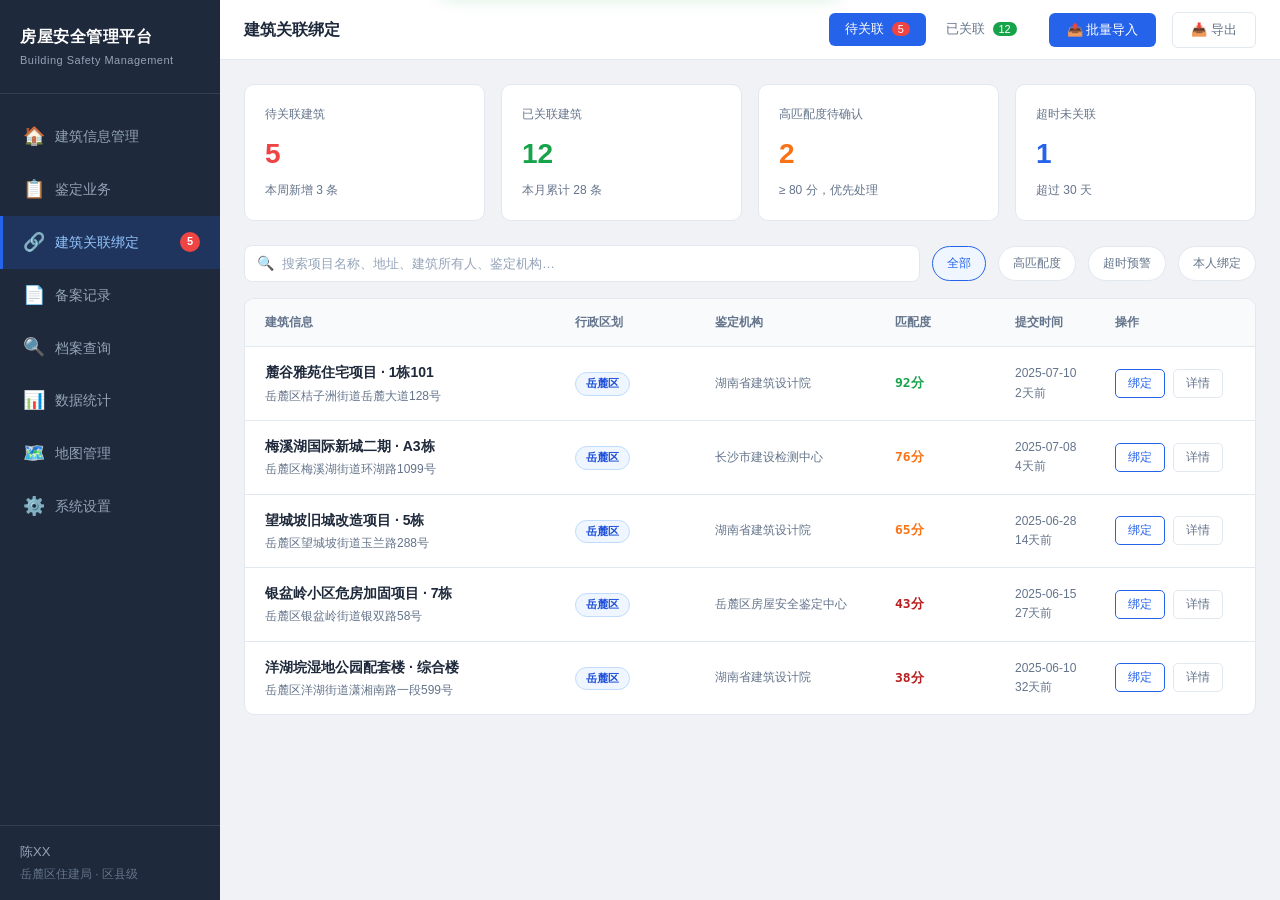
<file: house-safety-portfolio/assets/proto-building-bind.html>
<!DOCTYPE html>
<html lang="zh-CN">
<head>
<meta charset="UTF-8">
<meta name="viewport" content="width=device-width, initial-scale=1.0">
<title>建筑信息关联绑定</title>
<style>
  :root {
    --bg: #f0f2f5;
    --card: #ffffff;
    --primary: #2563eb;
    --primary-light: #eff6ff;
    --border: #e2e8f0;
    --text: #1e293b;
    --text-muted: #64748b;
    --green-bg: #f0fdf4;
    --green-text: #15803d;
    --green-border: #bbf7d0;
    --yellow-bg: #fefce8;
    --yellow-text: #a16207;
    --yellow-border: #fde68a;
    --red-bg: #fef2f2;
    --red-text: #b91c1c;
    --red-border: #fecaca;
    --gray-bg: #f8fafc;
    --gray-text: #94a3b8;
  }
  * { margin: 0; padding: 0; box-sizing: border-box; }
  body { font-family: -apple-system, BlinkMacSystemFont, "PingFang SC", "Microsoft YaHei", sans-serif; background: var(--bg); color: var(--text); font-size: 14px; line-height: 1.6; }

  .layout { display: flex; min-height: 100vh; }

  /* 左侧边栏 */
  .sidebar { width: 220px; background: #1e293b; color: #fff; flex-shrink: 0; display: flex; flex-direction: column; }
  .sidebar-logo { padding: 24px 20px; font-size: 16px; font-weight: 700; border-bottom: 1px solid rgba(255,255,255,0.1); letter-spacing: 0.5px; }
  .sidebar-logo span { font-size: 11px; color: #94a3b8; font-weight: 400; display: block; margin-top: 2px; }
  .sidebar-nav { padding: 16px 0; flex: 1; }
  .nav-item { padding: 12px 20px; cursor: pointer; display: flex; align-items: center; gap: 10px; font-size: 14px; color: #94a3b8; transition: all 0.15s; border-left: 3px solid transparent; }
  .nav-item:hover { background: rgba(255,255,255,0.05); color: #fff; }
  .nav-item.active { background: rgba(37,99,235,0.2); color: #93c5fd; border-left-color: #2563eb; }
  .nav-item .icon { font-size: 18px; }
  .nav-item .badge { margin-left: auto; background: #ef4444; color: #fff; font-size: 11px; padding: 1px 7px; border-radius: 10px; font-weight: 600; }
  .sidebar-footer { padding: 16px 20px; border-top: 1px solid rgba(255,255,255,0.1); }
  .sidebar-footer .user { font-size: 13px; color: #94a3b8; }
  .sidebar-footer .role { font-size: 12px; color: #64748b; margin-top: 2px; }

  /* 主内容区 */
  .main { flex: 1; display: flex; flex-direction: column; overflow: hidden; }

  /* 顶部 */
  .topbar { background: var(--card); border-bottom: 1px solid var(--border); padding: 0 24px; height: 60px; display: flex; align-items: center; gap: 16px; }
  .topbar-title { font-size: 16px; font-weight: 600; color: var(--text); flex: 1; }
  .topbar-tabs { display: flex; gap: 4px; }
  .topbar-tab { padding: 6px 16px; border-radius: 6px; font-size: 13px; cursor: pointer; color: var(--text-muted); transition: all 0.15s; }
  .topbar-tab:hover { background: var(--bg); color: var(--text); }
  .topbar-tab.active { background: var(--primary); color: #fff; }
  .btn { padding: 8px 18px; border-radius: 6px; font-size: 13px; font-weight: 500; cursor: pointer; border: none; transition: all 0.15s; display: inline-flex; align-items: center; gap: 6px; }
  .btn-primary { background: var(--primary); color: #fff; }
  .btn-primary:hover { background: #1d4ed8; }
  .btn-outline { background: transparent; border: 1px solid var(--border); color: var(--text-muted); }
  .btn-outline:hover { border-color: var(--primary); color: var(--primary); }

  /* 主体内容 */
  .content { padding: 24px; overflow-y: auto; flex: 1; }

  /* 统计卡片 */
  .stats-row { display: grid; grid-template-columns: repeat(4, 1fr); gap: 16px; margin-bottom: 24px; }
  .stat-card { background: var(--card); border-radius: 10px; padding: 20px; border: 1px solid var(--border); }
  .stat-card .label { font-size: 12px; color: var(--text-muted); margin-bottom: 8px; }
  .stat-card .value { font-size: 28px; font-weight: 700; color: var(--text); }
  .stat-card .value.red { color: #ef4444; }
  .stat-card .value.orange { color: #f97316; }
  .stat-card .value.green { color: #16a34a; }
  .stat-card .value.blue { color: #2563eb; }
  .stat-card .sub { font-size: 12px; color: var(--text-muted); margin-top: 4px; }

  /* 列表工具栏 */
  .list-toolbar { display: flex; align-items: center; gap: 12px; margin-bottom: 16px; }
  .search-box { flex: 1; display: flex; align-items: center; background: var(--card); border: 1px solid var(--border); border-radius: 8px; padding: 0 12px; gap: 8px; }
  .search-box input { border: none; outline: none; padding: 10px 0; flex: 1; font-size: 13px; font-family: inherit; background: transparent; color: var(--text); }
  .search-box input::placeholder { color: #94a3b8; }
  .filter-chip { padding: 7px 14px; border-radius: 20px; font-size: 12px; cursor: pointer; border: 1px solid var(--border); background: var(--card); color: var(--text-muted); transition: all 0.15s; }
  .filter-chip:hover, .filter-chip.active { border-color: var(--primary); color: var(--primary); background: var(--primary-light); }

  /* 建筑列表 */
  .building-list { background: var(--card); border-radius: 10px; border: 1px solid var(--border); overflow: hidden; }
  .building-item { display: grid; grid-template-columns: 1fr 140px 180px 120px 100px 120px; align-items: center; padding: 14px 20px; border-bottom: 1px solid var(--border); cursor: pointer; transition: all 0.15s; }
  .building-item:last-child { border-bottom: none; }
  .building-item:hover { background: #f8fafc; }
  .building-item.header { background: #f8fafc; font-size: 12px; font-weight: 600; color: var(--text-muted); cursor: default; }
  .building-item.header:hover { background: #f8fafc; }
  .bi-title { font-weight: 600; font-size: 14px; color: var(--text); margin-bottom: 3px; }
  .bi-addr { font-size: 12px; color: var(--text-muted); }
  .bi-org { font-size: 12px; color: var(--text-muted); }
  .tag { display: inline-block; padding: 2px 10px; border-radius: 12px; font-size: 11px; font-weight: 600; }
  .tag-red { background: #fef2f2; color: #b91c1c; border: 1px solid #fecaca; }
  .tag-orange { background: #fff7ed; color: #c2410c; border: 1px solid #fed7aa; }
  .tag-yellow { background: #fefce8; color: #a16207; border: 1px solid #fde68a; }
  .tag-green { background: #f0fdf4; color: #15803d; border: 1px solid #bbf7d0; }
  .tag-gray { background: #f8fafc; color: #64748b; border: 1px solid #e2e8f0; }
  .tag-blue { background: #eff6ff; color: #1d4ed8; border: 1px solid #bfdbfe; }
  .bi-time { font-size: 12px; color: var(--text-muted); }
  .bi-score { font-size: 13px; font-weight: 700; font-family: "SF Mono", monospace; }
  .bi-score.s90 { color: #16a34a; }
  .bi-score.s70 { color: #f97316; }
  .bi-score.s50 { color: #b91c1c; }
  .bi-op { display: flex; gap: 8px; align-items: center; }
  .link-btn { padding: 5px 12px; border-radius: 5px; font-size: 12px; cursor: pointer; border: 1px solid var(--primary); background: transparent; color: var(--primary); font-weight: 500; transition: all 0.15s; font-family: inherit; }
  .link-btn:hover { background: var(--primary); color: #fff; }
  .detail-btn { padding: 5px 12px; border-radius: 5px; font-size: 12px; cursor: pointer; border: 1px solid var(--border); background: transparent; color: var(--text-muted); transition: all 0.15s; font-family: inherit; }
  .detail-btn:hover { border-color: var(--text-muted); color: var(--text); }

  /* ======================== 绑定详情页 ======================== */
  .detail-view { display: none; }

  .detail-header { display: flex; align-items: center; gap: 12px; margin-bottom: 20px; }
  .back-btn { width: 36px; height: 36px; border-radius: 8px; border: 1px solid var(--border); background: var(--card); cursor: pointer; display: flex; align-items: center; justify-content: center; font-size: 18px; color: var(--text-muted); transition: all 0.15s; }
  .back-btn:hover { border-color: var(--primary); color: var(--primary); }
  .detail-title { font-size: 18px; font-weight: 700; color: var(--text); }
  .detail-subtitle { font-size: 13px; color: var(--text-muted); margin-top: 2px; }

  .detail-grid { display: grid; grid-template-columns: 1fr 1fr; gap: 20px; }

  /* 信息卡片 */
  .info-card { background: var(--card); border-radius: 12px; border: 1px solid var(--border); overflow: hidden; }
  .info-card-header { padding: 14px 20px; border-bottom: 1px solid var(--border); display: flex; align-items: center; justify-content: space-between; }
  .info-card-header .title { font-size: 14px; font-weight: 600; display: flex; align-items: center; gap: 8px; }
  .info-card-header .title .dot { width: 8px; height: 8px; border-radius: 50%; }
  .info-card-header .title .dot.blue { background: #2563eb; }
  .info-card-header .title .dot.green { background: #16a34a; }
  .info-card-body { padding: 16px 20px; }
  .field-row { display: flex; align-items: flex-start; padding: 8px 0; border-bottom: 1px solid #f1f5f9; }
  .field-row:last-child { border-bottom: none; }
  .field-label { width: 110px; font-size: 12px; color: var(--text-muted); flex-shrink: 0; padding-top: 2px; }
  .field-value { flex: 1; font-size: 13px; color: var(--text); font-weight: 500; }

  /* 匹配分析区 */
  .match-section { margin-top: 20px; }
  .match-card { background: var(--card); border-radius: 12px; border: 1px solid var(--border); padding: 20px; }
  .match-card-header { display: flex; align-items: center; justify-content: space-between; margin-bottom: 20px; }
  .match-card-header h3 { font-size: 15px; font-weight: 600; }
  .score-display { display: flex; align-items: center; gap: 20px; }
  .score-ring { position: relative; width: 80px; height: 80px; }
  .score-ring svg { transform: rotate(-90deg); }
  .score-ring circle { fill: none; stroke-width: 8; }
  .score-ring .bg { stroke: #e2e8f0; }
  .score-ring .fg { stroke: #f97316; stroke-linecap: round; transition: stroke-dashoffset 0.6s; }
  .score-ring .fg.high { stroke: #16a34a; }
  .score-ring .fg.low { stroke: #ef4444; }
  .score-text { position: absolute; inset: 0; display: flex; flex-direction: column; align-items: center; justify-content: center; }
  .score-text .num { font-size: 20px; font-weight: 800; color: var(--text); }
  .score-text .den { font-size: 11px; color: var(--text-muted); }
  .score-detail { display: flex; flex-direction: column; gap: 6px; }
  .score-detail .row { display: flex; align-items: center; gap: 8px; font-size: 12px; }
  .score-detail .row .dot { width: 8px; height: 8px; border-radius: 50%; flex-shrink: 0; }
  .score-detail .row .label { color: var(--text-muted); flex: 1; }
  .score-detail .row .val { font-weight: 600; color: var(--text); }

  .match-actions { display: flex; gap: 12px; }
  .btn-bind { padding: 10px 32px; border-radius: 8px; font-size: 14px; font-weight: 600; cursor: pointer; border: none; transition: all 0.15s; }
  .btn-bind.primary { background: var(--primary); color: #fff; }
  .btn-bind.primary:hover { background: #1d4ed8; }
  .btn-bind.primary:disabled { background: #94a3b8; cursor: not-allowed; }
  .btn-bind.secondary { background: transparent; border: 1px solid var(--border); color: var(--text-muted); }
  .btn-bind.secondary:hover { border-color: var(--text-muted); color: var(--text); }

  /* 比对表格 */
  .compare-table { width: 100%; border-collapse: collapse; margin-top: 20px; }
  .compare-table th { text-align: left; padding: 10px 12px; font-size: 11px; font-weight: 600; color: var(--text-muted); background: #f8fafc; border-bottom: 1px solid var(--border); }
  .compare-table th:first-child { border-radius: 6px 0 0 0; }
  .compare-table th:last-child { border-radius: 0 6px 0 0; }
  .compare-table td { padding: 10px 12px; font-size: 13px; border-bottom: 1px solid #f1f5f9; vertical-align: top; }
  .compare-table tr:last-child td { border-bottom: none; }
  .compare-table .col-field { width: 130px; font-weight: 600; color: var(--text); }
  .compare-table .col-org { color: var(--text); }
  .compare-table .col-sys { color: var(--text); }
  .compare-table .col-status { width: 80px; text-align: center; }
  .compare-table .col-score { width: 70px; text-align: center; font-weight: 700; font-size: 12px; }

  .status-tag { display: inline-flex; align-items: center; gap: 4px; padding: 2px 10px; border-radius: 12px; font-size: 11px; font-weight: 600; }
  .status-tag.full { background: #f0fdf4; color: #15803d; border: 1px solid #bbf7d0; }
  .status-tag.partial { background: #fefce8; color: #a16207; border: 1px solid #fde68a; }
  .status-tag.none { background: #fef2f2; color: #b91c1c; border: 1px solid #fecaca; }
  .status-tag.na { background: #f8fafc; color: #94a3b8; border: 1px solid #e2e8f0; }
  .diff-highlight { background: #fffbeb; }
  .diff-highlight td { background: #fffbeb; }
  .no-diff td { background: #f0fdf4; }

  /* 推荐档案 */
  .recommend-section { margin-top: 20px; }
  .recommend-section h3 { font-size: 14px; font-weight: 600; margin-bottom: 12px; display: flex; align-items: center; gap: 8px; }
  .recommend-list { display: flex; flex-direction: column; gap: 10px; }
  .recommend-item { background: var(--card); border-radius: 10px; border: 1px solid var(--border); padding: 14px 16px; display: flex; align-items: center; gap: 16px; cursor: pointer; transition: all 0.15s; }
  .recommend-item:hover { border-color: var(--primary); box-shadow: 0 2px 8px rgba(37,99,235,0.08); }
  .recommend-item.selected { border-color: var(--primary); background: var(--primary-light); }
  .recommend-rank { width: 28px; height: 28px; border-radius: 50%; display: flex; align-items: center; justify-content: center; font-size: 12px; font-weight: 700; flex-shrink: 0; }
  .recommend-rank.r1 { background: #f0fdf4; color: #15803d; border: 2px solid #bbf7d0; }
  .recommend-rank.r2 { background: #fff7ed; color: #c2410c; border: 2px solid #fed7aa; }
  .recommend-rank.r3 { background: #f8fafc; color: #64748b; border: 2px solid #e2e8f0; }
  .recommend-info { flex: 1; }
  .recommend-info .name { font-size: 13px; font-weight: 600; color: var(--text); margin-bottom: 2px; }
  .recommend-info .meta { font-size: 12px; color: var(--text-muted); }
  .recommend-score { font-size: 20px; font-weight: 800; color: var(--text); }
  .recommend-score .unit { font-size: 11px; font-weight: 400; color: var(--text-muted); }

  /* 绑定弹窗 */
  .modal-overlay { position: fixed; inset: 0; background: rgba(0,0,0,0.5); display: none; align-items: center; justify-content: center; z-index: 1000; }
  .modal { background: var(--card); border-radius: 14px; width: 480px; max-width: 90vw; overflow: hidden; box-shadow: 0 20px 60px rgba(0,0,0,0.2); }
  .modal-header { padding: 20px 24px; border-bottom: 1px solid var(--border); display: flex; align-items: center; justify-content: space-between; }
  .modal-header h2 { font-size: 16px; font-weight: 700; }
  .modal-close { width: 32px; height: 32px; border-radius: 6px; border: 1px solid var(--border); background: transparent; cursor: pointer; font-size: 18px; color: var(--text-muted); display: flex; align-items: center; justify-content: center; }
  .modal-close:hover { background: #f1f5f9; }
  .modal-body { padding: 24px; }
  .modal-body .confirm-info { background: #f8fafc; border-radius: 8px; padding: 14px 16px; margin-bottom: 16px; font-size: 13px; }
  .modal-body .confirm-info .row { display: flex; gap: 12px; margin-bottom: 6px; }
  .modal-body .confirm-info .row:last-child { margin-bottom: 0; }
  .modal-body .confirm-info .key { color: var(--text-muted); width: 70px; flex-shrink: 0; }
  .modal-body .confirm-info .val { color: var(--text); font-weight: 500; }
  .modal-tip { font-size: 12px; color: var(--text-muted); margin-top: 12px; padding: 10px 12px; background: #f8fafc; border-radius: 6px; border-left: 3px solid #fde68a; }
  .modal-footer { padding: 16px 24px; border-top: 1px solid var(--border); display: flex; justify-content: flex-end; gap: 10px; }

  /* 绑定成功提示 */
  .toast { position: fixed; top: 24px; left: 50%; transform: translateX(-50%) translateY(-80px); background: #16a34a; color: #fff; padding: 12px 24px; border-radius: 8px; font-size: 14px; font-weight: 500; z-index: 2000; transition: transform 0.3s; display: flex; align-items: center; gap: 8px; box-shadow: 0 4px 20px rgba(22,163,74,0.3); }
  .toast.show { transform: translateX(-50%) translateY(0); }

  /* ========== 历史绑定记录（信息比对样式） ========== */
  .history-modal-wrap { background: #fff; border-radius: 0 0 12px 12px; width: 720px; max-width: 96vw; max-height: 90vh; overflow: hidden; display: flex; flex-direction: column; box-shadow: 0 20px 60px rgba(0,0,0,0.2); border-top: 4px solid #1890ff; }
  .history-modal-header { padding: 16px 20px; border-bottom: 1px solid #e8e8e8; display: flex; align-items: center; justify-content: space-between; flex-shrink: 0; }
  .history-modal-header h2 { font-size: 16px; font-weight: 600; color: #262626; }
  .history-modal-close { width: 32px; height: 32px; border: none; background: transparent; cursor: pointer; font-size: 20px; color: #8c8c8c; line-height: 1; border-radius: 4px; }
  .history-modal-close:hover { background: #f5f5f5; color: #262626; }
  .history-modal-body { padding: 16px 20px 20px; overflow-y: auto; flex: 1; }
  .history-meta-bar { background: #fafafa; border: 1px solid #e8e8e8; border-radius: 6px; padding: 12px 14px; margin-bottom: 16px; font-size: 13px; color: #595959; display: grid; grid-template-columns: repeat(3, 1fr); gap: 8px 16px; }
  .history-meta-bar strong { color: #262626; font-weight: 600; }
  .history-record-list { margin-bottom: 16px; }
  .history-record-list .list-title { font-size: 13px; font-weight: 600; color: #262626; margin-bottom: 8px; }
  .history-record-item { display: flex; align-items: center; gap: 12px; padding: 10px 12px; border: 1px solid #e8e8e8; border-radius: 6px; margin-bottom: 8px; cursor: pointer; transition: all 0.15s; background: #fff; }
  .history-record-item:hover { border-color: #91caff; background: #e6f4ff; }
  .history-record-item.active { border-color: #1890ff; background: #e6f4ff; box-shadow: 0 0 0 1px #1890ff; }
  .history-record-item .time { font-size: 13px; font-weight: 600; color: #262626; min-width: 140px; }
  .history-record-item .meta { flex: 1; min-width: 0; display: flex; flex-direction: column; gap: 4px; }
  .history-record-item .list-name { font-size: 13px; font-weight: 600; color: #262626; }
  .history-record-item .pct-col { display: flex; flex-direction: column; align-items: flex-end; gap: 6px; min-width: 140px; flex-shrink: 0; }
  .history-record-item .match-at-time { font-size: 12px; color: #595959; text-align: right; line-height: 1.4; }
  .history-record-item .match-at-time .mat-lbl { color: #8c8c8c; margin-right: 2px; }
  .history-record-item .match-at-time .pct { font-size: 14px; font-weight: 700; color: #1890ff; }
  .history-record-item .building-code-row { font-size: 11px; color: #595959; text-align: right; line-height: 1.3; max-width: 140px; word-break: break-all; }
  .history-record-item .building-code-row .bc-lbl { color: #8c8c8c; margin-right: 4px; }
  .history-record-item .status-tag-h { font-size: 11px; padding: 2px 8px; border-radius: 4px; font-weight: 600; }
  .history-record-item .status-tag-h.valid { background: #f6ffed; color: #389e0d; border: 1px solid #b7eb8f; }
  .history-record-item .status-tag-h.revoked { background: #fff2f0; color: #cf1322; border: 1px solid #ffccc7; }
  .history-compare-table { width: 100%; border-collapse: collapse; font-size: 13px; border: 1px solid #d9d9d9; }
  .history-compare-table thead th { background: #f5f5f5; color: #262626; font-weight: 600; padding: 10px 12px; text-align: left; border: 1px solid #d9d9d9; }
  .history-compare-table tbody td { padding: 10px 12px; border: 1px solid #e8e8e8; color: #262626; vertical-align: top; }
  .history-compare-table tbody tr:nth-child(even) td { background: #fafafa; }
  .history-compare-table .col-score { width: 88px; text-align: center; font-weight: 700; color: #1890ff; }
  .history-section-title { font-size: 13px; font-weight: 600; color: #262626; margin: 4px 0 10px; padding-left: 8px; border-left: 3px solid #1890ff; }
  /* ========== 移动端适配 ========== */
  @media screen and (max-width: 768px) {
    .layout { flex-direction: column; min-height: auto; }
    .sidebar { display: none; width: 100%; position: fixed; top: 0; left: 0; height: 100vh; z-index: 999; background: rgba(30,41,59,0.98); }
    .sidebar.show { display: flex; }
    .sidebar-overlay { display: none; position: fixed; inset: 0; background: rgba(0,0,0,0.5); z-index: 998; }
    .sidebar-overlay.show { display: block; }
    .mobile-header { display: flex; align-items: center; padding: 12px 16px; background: var(--card); border-bottom: 1px solid var(--border); gap: 12px; }
    .menu-toggle { width: 40px; height: 40px; border-radius: 8px; border: 1px solid var(--border); background: var(--card); cursor: pointer; display: flex; align-items: center; justify-content: center; font-size: 20px; color: var(--text); flex-shrink: 0; }
    .mobile-title { font-size: 16px; font-weight: 600; flex: 1; }

    .main { min-height: auto; }
    .topbar { padding: 0 16px; height: auto; min-height: 56px; flex-wrap: wrap; padding: 12px 16px; }
    .topbar-title { display: none; }
    .topbar-tabs { order: 3; width: 100%; }
    .topbar-tabs .topbar-tab { flex: 1; text-align: center; padding: 8px; font-size: 13px; }
    .btn { padding: 8px 12px; font-size: 12px; }
    .btn span { display: none; }

    .content { padding: 16px; }

    .stats-row { grid-template-columns: repeat(2, 1fr); gap: 12px; margin-bottom: 16px; }
    .stat-card { padding: 14px; }
    .stat-card .value { font-size: 22px; }

    .list-toolbar { flex-wrap: wrap; gap: 8px; }
    .search-box { min-width: 100%; }
    .filter-chip { padding: 6px 10px; font-size: 11px; }

    .building-list { overflow-x: auto; }
    .building-item { grid-template-columns: 1fr 80px 90px 70px; min-width: 600px; padding: 12px 14px; }
    .bi-org { display: none; }
    .bi-score { font-size: 12px; }
    .link-btn, .detail-btn { padding: 4px 8px; font-size: 11px; }

    .detail-view { padding-bottom: 80px; }
    .detail-header { flex-wrap: wrap; gap: 12px; }
    .detail-title { font-size: 16px; }
    .detail-subtitle { font-size: 12px; }
    .detail-header > div:last-child { width: 100%; margin-left: 0; flex-wrap: wrap; gap: 8px; }
    .tag { font-size: 11px; padding: 2px 8px; }

    .detail-grid { grid-template-columns: 1fr; gap: 16px; }
    .field-row { flex-direction: column; gap: 4px; }
    .field-label { width: auto; }

    .match-section { margin-top: 16px; }
    .match-card { padding: 16px; }
    .match-card-header { flex-direction: column; align-items: flex-start; gap: 16px; }
    .score-display { flex-wrap: wrap; width: 100%; }
    .score-detail { width: 100%; }

    .compare-table { font-size: 12px; display: block; overflow-x: auto; }
    .compare-table th, .compare-table td { padding: 8px 6px; }

    .recommend-section { margin-top: 16px; }
    .recommend-item { flex-wrap: wrap; padding: 12px; }
    .recommend-score { font-size: 16px; width: 100%; text-align: right; margin-top: 8px; }

    .modal { width: 95vw; max-height: 85vh; }
    .modal-header { padding: 16px; }
    .modal-body { padding: 16px; }
    .modal-footer { padding: 12px 16px; flex-wrap: wrap; }
    .modal-footer .btn { flex: 1; justify-content: center; }

    .history-modal-wrap { width: 95vw; max-width: 95vw; border-radius: 12px; }
    .history-modal-header { padding: 14px 16px; }
    .history-modal-body { padding: 14px 16px 16px; }
    .history-meta-bar { grid-template-columns: 1fr; gap: 6px; font-size: 12px; }

    .toast { left: 16px; right: 16px; transform: translateX(0) translateY(-80px); width: auto; }
    .toast.show { transform: translateX(0) translateY(0); }
  }

  /* 默认隐藏移动端头部 */
  .mobile-header { display: none; }
  .sidebar-overlay { display: none; }
</style>
</head>
<body>

<!-- 移动端遮罩层 -->
<div class="sidebar-overlay" id="sidebarOverlay" onclick="toggleMobileMenu()"></div>

<!-- 移动端头部 -->
<div class="mobile-header">
  <button class="menu-toggle" onclick="toggleMobileMenu()">☰</button>
  <div class="mobile-title">建筑关联绑定</div>
</div>

<div class="layout">
  <!-- 左侧边栏 -->
  <div class="sidebar">
    <div class="sidebar-logo">
      房屋安全管理平台
      <span>Building Safety Management</span>
    </div>
    <div class="sidebar-nav">
      <div class="nav-item" onclick="switchNav(this)"><span class="icon">🏠</span> 建筑信息管理</div>
      <div class="nav-item" onclick="switchNav(this)"><span class="icon">📋</span> 鉴定业务</div>
      <div class="nav-item active" onclick="switchNav(this)"><span class="icon">🔗</span> 建筑关联绑定<span class="badge">5</span></div>
      <div class="nav-item" onclick="switchNav(this)"><span class="icon">📄</span> 备案记录</div>
      <div class="nav-item" onclick="switchNav(this)"><span class="icon">🔍</span> 档案查询</div>
      <div class="nav-item" onclick="switchNav(this)"><span class="icon">📊</span> 数据统计</div>
      <div class="nav-item" onclick="switchNav(this)"><span class="icon">🗺️</span> 地图管理</div>
      <div class="nav-item" onclick="switchNav(this)"><span class="icon">⚙️</span> 系统设置</div>
    </div>
    <div class="sidebar-footer">
      <div class="user">陈XX</div>
      <div class="role">岳麓区住建局 · 区县级</div>
    </div>
  </div>

  <!-- 主内容 -->
  <div class="main">
    <!-- 顶部 -->
    <div class="topbar">
      <div class="topbar-title">建筑关联绑定</div>
      <div class="topbar-tabs">
        <div class="topbar-tab active" onclick="switchTab(this, 'unlinked')">待关联 <span style="background:#ef4444;color:#fff;padding:1px 6px;border-radius:10px;font-size:11px;margin-left:4px;">5</span></div>
        <div class="topbar-tab" onclick="switchTab(this, 'linked')">已关联 <span style="background:#16a34a;color:#fff;padding:1px 6px;border-radius:10px;font-size:11px;margin-left:4px;">12</span></div>
      </div>
      <button class="btn btn-primary">📤 批量导入</button>
      <button class="btn btn-outline">📥 导出</button>
    </div>

    <!-- 列表页 -->
    <div class="content" id="listPage">
      <!-- 统计 -->
      <div class="stats-row">
        <div class="stat-card">
          <div class="label">待关联建筑</div>
          <div class="value red">5</div>
          <div class="sub">本周新增 3 条</div>
        </div>
        <div class="stat-card">
          <div class="label">已关联建筑</div>
          <div class="value green">12</div>
          <div class="sub">本月累计 28 条</div>
        </div>
        <div class="stat-card">
          <div class="label">高匹配度待确认</div>
          <div class="value orange">2</div>
          <div class="sub">≥ 80 分，优先处理</div>
        </div>
        <div class="stat-card">
          <div class="label">超时未关联</div>
          <div class="value blue">1</div>
          <div class="sub">超过 30 天</div>
        </div>
      </div>

      <!-- 工具栏 -->
      <div class="list-toolbar">
        <div class="search-box">
          🔍
          <input type="text" placeholder="搜索项目名称、地址、建筑所有人、鉴定机构…">
        </div>
        <div class="filter-chip active">全部</div>
        <div class="filter-chip">高匹配度</div>
        <div class="filter-chip">超时预警</div>
        <div class="filter-chip">本人绑定</div>
      </div>

      <!-- 列表 -->
      <div class="building-list">
        <div class="building-item header">
          <div>建筑信息</div>
          <div>行政区划</div>
          <div>鉴定机构</div>
          <div>匹配度</div>
          <div>提交时间</div>
          <div>操作</div>
        </div>

        <div class="building-item" onclick="openDetail()">
          <div>
            <div class="bi-title">麓谷雅苑住宅项目 · 1栋101</div>
            <div class="bi-addr">岳麓区桔子洲街道岳麓大道128号</div>
          </div>
          <div><span class="tag tag-blue">岳麓区</span></div>
          <div class="bi-org">湖南省建筑设计院</div>
          <div class="bi-score s90">92分</div>
          <div class="bi-time">2025-07-10<br>2天前</div>
          <div class="bi-op">
            <button class="link-btn" onclick="event.stopPropagation();openDetail()">绑定</button>
            <button class="detail-btn">详情</button>
          </div>
        </div>

        <div class="building-item" onclick="openDetail()">
          <div>
            <div class="bi-title">梅溪湖国际新城二期 · A3栋</div>
            <div class="bi-addr">岳麓区梅溪湖街道环湖路1099号</div>
          </div>
          <div><span class="tag tag-blue">岳麓区</span></div>
          <div class="bi-org">长沙市建设检测中心</div>
          <div class="bi-score s70">76分</div>
          <div class="bi-time">2025-07-08<br>4天前</div>
          <div class="bi-op">
            <button class="link-btn" onclick="event.stopPropagation();openDetail()">绑定</button>
            <button class="detail-btn">详情</button>
          </div>
        </div>

        <div class="building-item" onclick="openDetail()">
          <div>
            <div class="bi-title">望城坡旧城改造项目 · 5栋</div>
            <div class="bi-addr">岳麓区望城坡街道玉兰路288号</div>
          </div>
          <div><span class="tag tag-blue">岳麓区</span></div>
          <div class="bi-org">湖南省建筑设计院</div>
          <div class="bi-score s70">65分</div>
          <div class="bi-time">2025-06-28<br>14天前</div>
          <div class="bi-op">
            <button class="link-btn" onclick="event.stopPropagation();openDetail()">绑定</button>
            <button class="detail-btn">详情</button>
          </div>
        </div>

        <div class="building-item" onclick="openDetail()">
          <div>
            <div class="bi-title">银盆岭小区危房加固项目 · 7栋</div>
            <div class="bi-addr">岳麓区银盆岭街道银双路58号</div>
          </div>
          <div><span class="tag tag-blue">岳麓区</span></div>
          <div class="bi-org">岳麓区房屋安全鉴定中心</div>
          <div class="bi-score s50">43分</div>
          <div class="bi-time">2025-06-15<br>27天前</div>
          <div class="bi-op">
            <button class="link-btn" onclick="event.stopPropagation();openDetail()">绑定</button>
            <button class="detail-btn">详情</button>
          </div>
        </div>

        <div class="building-item" onclick="openDetail()">
          <div>
            <div class="bi-title">洋湖垸湿地公园配套楼 · 综合楼</div>
            <div class="bi-addr">岳麓区洋湖街道潇湘南路一段599号</div>
          </div>
          <div><span class="tag tag-blue">岳麓区</span></div>
          <div class="bi-org">湖南省建筑设计院</div>
          <div class="bi-score s50">38分</div>
          <div class="bi-time">2025-06-10<br>32天前</div>
          <div class="bi-op">
            <button class="link-btn" onclick="event.stopPropagation();openDetail()">绑定</button>
            <button class="detail-btn">详情</button>
          </div>
        </div>
      </div>
    </div>

    <!-- 详情页（绑定对比页） -->
    <div class="content detail-view" id="detailPage">
      <div class="detail-header">
        <button class="back-btn" onclick="closeDetail()">←</button>
        <div>
          <div class="detail-title">建筑关联绑定</div>
          <div class="detail-subtitle">麓谷雅苑住宅项目 · 1栋101 · 湖南省建筑设计院提交</div>
        </div>
        <div style="margin-left:auto;display:flex;align-items:center;gap:12px;">
          <span class="tag tag-green" style="font-size:13px;padding:4px 14px;">匹配度 92/100</span>
          <button class="btn btn-outline" onclick="openHistoryModal()">📜 历史绑定记录</button>
          <button class="btn btn-outline">📄 查看鉴定报告</button>
          <button class="btn btn-primary" onclick="openModal()">确认绑定</button>
        </div>
      </div>

      <!-- 双卡片 -->
      <div class="detail-grid">
        <!-- 机构填写 -->
        <div class="info-card">
          <div class="info-card-header">
            <div class="title"><span class="dot blue"></span>机构填写建筑信息</div>
            <span class="tag tag-blue">机构侧</span>
          </div>
          <div class="info-card-body">
            <div class="field-row"><div class="field-label">项目名称</div><div class="field-value">麓谷雅苑住宅项目</div></div>
            <div class="field-row"><div class="field-label">行政区划</div><div class="field-value">湖南省长沙市岳麓区</div></div>
            <div class="field-row"><div class="field-label">房屋坐落</div><div class="field-value">桔子洲街道岳麓大道128号</div></div>
            <div class="field-row"><div class="field-label">栋号/房号</div><div class="field-value">1栋101室</div></div>
            <div class="field-row"><div class="field-label">建筑所有人</div><div class="field-value">张三</div></div>
            <div class="field-row"><div class="field-label">使用人</div><div class="field-value">李四（承租）</div></div>
            <div class="field-row"><div class="field-label">建筑面积</div><div class="field-value">1200.00 ㎡</div></div>
            <div class="field-row">
              <div class="field-label">层数</div>
              <div class="field-value">地上 12 层 / 地下 2 层</div>
            </div>
            <div class="field-row"><div class="field-label">结构类型</div><div class="field-value">框架结构</div></div>
            <div class="field-row"><div class="field-label">建筑用途</div><div class="field-value">住宅</div></div>
            <div class="field-row"><div class="field-label">土地性质</div><div class="field-value">出让</div></div>
            <div class="field-row"><div class="field-label">竣工时间</div><div class="field-value">2015年</div></div>
            <div class="field-row"><div class="field-label">鉴定业务类型</div><div class="field-value">结构安全性鉴定（必检）</div></div>
            <div class="field-row"><div class="field-label">联系人</div><div class="field-value">王五 · 138xxxx1234</div></div>
            <div class="field-row"><div class="field-label">提交时间</div><div class="field-value">2025-07-10 14:23</div></div>
            <div class="field-row"><div class="field-label">房屋位置</div>
              <div class="field-value">
                <div style="height:80px;background:#e2e8f0;border-radius:6px;display:flex;align-items:center;justify-content:center;color:#94a3b8;font-size:12px;">📍 地图坐标点（已标注）</div>
              </div>
            </div>
          </div>
        </div>

        <!-- 系统档案 -->
        <div class="info-card">
          <div class="info-card-header">
            <div class="title"><span class="dot green"></span>系统档案建筑信息</div>
            <span class="tag tag-green">档案侧</span>
          </div>
          <div class="info-card-body">
            <div class="field-row"><div class="field-label">系统建筑编号</div><div class="field-value">CS-BLDG-2023-00421</div></div>
            <div class="field-row"><div class="field-label">图斑编号</div><div class="field-value">YLS-2023-TB-00892</div></div>
            <div class="field-row"><div class="field-label">行政区划</div><div class="field-value">湖南省长沙市岳麓区</div></div>
            <div class="field-row"><div class="field-label">档案地址</div><div class="field-value">岳麓大道128号（组/路/号）</div></div>
            <div class="field-row"><div class="field-label">栋号/房号</div><div class="field-value">1栋101室</div></div>
            <div class="field-row"><div class="field-label">产权主体名称</div><div class="field-value">张三</div></div>
            <div class="field-row"><div class="field-label">使用人</div><div class="field-value" style="color:#94a3b8;">（未登记）</div></div>
            <div class="field-row"><div class="field-label">建筑面积</div><div class="field-value">1180.00 ㎡</div></div>
            <div class="field-row">
              <div class="field-label">层数</div>
              <div class="field-value" style="color:#b91c1c;">地上 12 层 / 地下 1 层 <span style="font-size:11px;color:#b91c1c;background:#fef2f2;padding:1px 6px;border-radius:4px;margin-left:6px;">⚠ 差异</span></div>
            </div>
            <div class="field-row"><div class="field-label">结构类型</div><div class="field-value">框架结构</div></div>
            <div class="field-row"><div class="field-label">建筑用途</div><div class="field-value">居住 <span style="font-size:11px;color:#64748b;background:#f8fafc;padding:1px 6px;border-radius:4px;margin-left:6px;">码表映射：住宅→居住</span></div></div>
            <div class="field-row"><div class="field-label">土地性质</div><div class="field-value">国有出让 <span style="font-size:11px;color:#64748b;background:#f8fafc;padding:1px 6px;border-radius:4px;margin-left:6px;">码表映射：出让→国有出让</span></div></div>
            <div class="field-row"><div class="field-label">建造年代</div><div class="field-value">2015年</div></div>
            <div class="field-row"><div class="field-label">数据来源</div><div class="field-value">长沙市城镇房屋普查系统</div></div>
            <div class="field-row"><div class="field-label">最近更新</div><div class="field-value">2024-03-15</div></div>
            <div class="field-row"><div class="field-label">图斑位置</div>
              <div class="field-value">
                <div style="height:80px;background:#e2e8f0;border-radius:6px;display:flex;align-items:center;justify-content:center;color:#94a3b8;font-size:12px;">🗺️ 图斑面（Polygon）</div>
              </div>
            </div>
          </div>
        </div>
      </div>

      <!-- 匹配分析 -->
      <div class="match-section">
        <div class="match-card">
          <div class="match-card-header">
            <h3>📊 匹配度计算明细</h3>
            <div class="score-display">
              <div class="score-ring">
                <svg width="80" height="80" viewBox="0 0 80 80">
                  <circle class="bg" cx="40" cy="40" r="32"/>
                  <circle class="fg high" cx="40" cy="40" r="32" stroke-dasharray="201" stroke-dashoffset="16"/>
                </svg>
                <div class="score-text">
                  <span class="num">92</span>
                  <span class="den">/100</span>
                </div>
              </div>
              <div class="score-detail">
                <div class="row"><span class="dot" style="background:#bbf7d0"></span><span class="label">完全一致</span><span class="val">8 项 · 78分</span></div>
                <div class="row"><span class="dot" style="background:#fde68a"></span><span class="label">部分匹配</span><span class="val">2 项 · 14分</span></div>
                <div class="row"><span class="dot" style="background:#fecaca"></span><span class="label">不匹配</span><span class="val">1 项 · 0分</span></div>
                <div class="row"><span class="dot" style="background:#e2e8f0"></span><span class="label">不适用</span><span class="val">0 项</span></div>
              </div>
              <div style="font-size:12px;color:#64748b;max-width:180px;line-height:1.5;">匹配度 ≥80分，可直接确认绑定（仍需人工核对关键差异项）</div>
            </div>
          </div>

          <!-- 比对表格 -->
          <table class="compare-table">
            <thead>
              <tr>
                <th>比对字段</th>
                <th>机构填写值</th>
                <th>系统档案值</th>
                <th>状态</th>
                <th>得分</th>
              </tr>
            </thead>
            <tbody>
              <tr class="no-diff">
                <td class="col-field">行政区划</td>
                <td class="col-org">湖南省长沙市岳麓区</td>
                <td class="col-sys">湖南省长沙市岳麓区</td>
                <td class="col-status"><span class="status-tag full">✓ 满分</span></td>
                <td class="col-score" style="color:#15803d;">5/5</td>
              </tr>
              <tr class="no-diff">
                <td class="col-field">房屋位置</td>
                <td class="col-org">[坐标点]</td>
                <td class="col-sys">[图斑面 YLS-2023-TB-00892]</td>
                <td class="col-status"><span class="status-tag full">✓ 落点在图斑内</span></td>
                <td class="col-score" style="color:#15803d;">5/5</td>
              </tr>
              <tr class="no-diff">
                <td class="col-field">产权人/使用人</td>
                <td class="col-org">张三（所有权人）</td>
                <td class="col-sys">张三</td>
                <td class="col-status"><span class="status-tag full">✓ 完全一致</span></td>
                <td class="col-score" style="color:#15803d;">20/20</td>
              </tr>
              <tr class="no-diff">
                <td class="col-field">结构类型</td>
                <td class="col-org">框架结构</td>
                <td class="col-sys">框架结构</td>
                <td class="col-status"><span class="status-tag full">✓ 满分</span></td>
                <td class="col-score" style="color:#15803d;">10/10</td>
              </tr>
              <tr class="no-diff">
                <td class="col-field">竣工时间</td>
                <td class="col-org">2015年</td>
                <td class="col-sys">2015年</td>
                <td class="col-status"><span class="status-tag full">✓ 满分</span></td>
                <td class="col-score" style="color:#15803d;">10/10</td>
              </tr>
              <tr class="diff-highlight">
                <td class="col-field">建筑面积(㎡)</td>
                <td class="col-org">1200.00 ㎡</td>
                <td class="col-sys">1180.00 ㎡</td>
                <td class="col-status"><span class="status-tag partial">~ 部分</span></td>
                <td class="col-score" style="color:#a16207;">10/15</td>
              </tr>
              <tr class="diff-highlight">
                <td class="col-field">房屋地址</td>
                <td class="col-org">桔子洲街道岳麓大道128号</td>
                <td class="col-sys">岳麓大道128号</td>
                <td class="col-status"><span class="status-tag partial">~ 街道前缀差异</span></td>
                <td class="col-score" style="color:#a16207;">12/15</td>
              </tr>
              <tr class="diff-highlight">
                <td class="col-field">地下层数</td>
                <td class="col-org">2 层</td>
                <td class="col-sys">1 层</td>
                <td class="col-status"><span class="status-tag none">✗ 不匹配</span></td>
                <td class="col-score" style="color:#b91c1c;">0/5</td>
              </tr>
              <tr>
                <td class="col-field">土地性质</td>
                <td class="col-org">出让</td>
                <td class="col-sys">国有出让 <span style="font-size:11px;color:#64748b;">（码表映射后一致）</span></td>
                <td class="col-status"><span class="status-tag full">✓ 码表映射后一致</span></td>
                <td class="col-score" style="color:#15803d;">5/5</td>
              </tr>
              <tr>
                <td class="col-field">地上层数</td>
                <td class="col-org">12 层</td>
                <td class="col-sys">12 层</td>
                <td class="col-status"><span class="status-tag full">✓ 满分</span></td>
                <td class="col-score" style="color:#15803d;">5/5</td>
              </tr>
              <tr>
                <td class="col-field">房屋用途</td>
                <td class="col-org">住宅 <span style="font-size:11px;color:#64748b;">（码表映射后一致）</span></td>
                <td class="col-sys">居住</td>
                <td class="col-status"><span class="status-tag full">✓ 码表映射后一致</span></td>
                <td class="col-score" style="color:#15803d;">5/5</td>
              </tr>
            </tbody>
          </table>
        </div>
      </div>

      <!-- 推荐档案 -->
      <div class="recommend-section">
        <h3>🏆 推荐绑定档案 <span style="font-size:12px;font-weight:400;color:#94a3b8;">（按匹配度排序）</span></h3>
        <div class="recommend-list">
          <div class="recommend-item selected" onclick="selectRecommend(this)">
            <div class="recommend-rank r1">①</div>
            <div class="recommend-info">
              <div class="name">YLS-2023-TB-00892 · 岳麓大道128号 · 1栋101室</div>
              <div class="meta">系统编号：CS-BLDG-2023-00421 · 图斑编号：YLS-2023-TB-00892 · 面积 1180㎡</div>
            </div>
            <div class="recommend-score">92<span class="unit">分</span></div>
          </div>
          <div class="recommend-item" onclick="selectRecommend(this)">
            <div class="recommend-rank r2">②</div>
            <div class="recommend-info">
              <div class="name">YLS-2023-TB-00901 · 岳麓大道132号 · 2栋202室</div>
              <div class="meta">系统编号：CS-BLDG-2023-00428 · 图斑编号：YLS-2023-TB-00901 · 面积 1150㎡</div>
            </div>
            <div class="recommend-score">65<span class="unit">分</span></div>
          </div>
          <div class="recommend-item" onclick="selectRecommend(this)">
            <div class="recommend-rank r3">③</div>
            <div class="recommend-info">
              <div class="name">YLS-2023-TB-00780 · 银盆南路28号 · 麓山雅居1栋</div>
              <div class="meta">系统编号：CS-BLDG-2023-00391 · 图斑编号：YLS-2023-TB-00780 · 面积 2100㎡</div>
            </div>
            <div class="recommend-score">41<span class="unit">分</span></div>
          </div>
        </div>
      </div>

      <div style="margin-top:20px;display:flex;justify-content:flex-end;gap:12px;">
        <button class="btn-bind secondary" onclick="closeDetail()">取消</button>
        <button class="btn-bind primary" onclick="doBind()">确认绑定到此档案</button>
      </div>
    </div>
  </div>
</div>

<!-- 绑定确认弹窗 -->
<div class="modal-overlay" id="bindModal">
  <div class="modal">
    <div class="modal-header">
      <h2>⚠️ 确认绑定关联</h2>
      <button class="modal-close" onclick="closeModal()">×</button>
    </div>
    <div class="modal-body">
      <div class="confirm-info">
        <div class="row"><span class="key">机构项目</span><span class="val">麓谷雅苑住宅项目 · 1栋101</span></div>
        <div class="row"><span class="key">目标档案</span><span class="val">CS-BLDG-2023-00421 · 岳麓大道128号</span></div>
        <div class="row"><span class="key">匹配度</span><span class="val" style="color:#15803d;">92 / 100 分</span></div>
        <div class="row"><span class="key">绑定人</span><span class="val">陈XX（岳麓区住建局）</span></div>
        <div class="row"><span class="key">绑定时间</span><span class="val">2025-07-12 10:30</span></div>
      </div>
      <div class="modal-tip">
        💡 提示：绑定操作不可逆。绑定后系统将自动同步鉴定报告至该档案，同时解除该建筑在机构侧的待关联状态。
      </div>
    </div>
    <div class="modal-footer">
      <button class="btn-bind secondary" onclick="closeModal()">取消</button>
      <button class="btn-bind primary" onclick="confirmBind()">确认绑定</button>
    </div>
  </div>
</div>

<!-- 历史绑定记录弹窗 -->
<div class="modal-overlay" id="historyModal" style="align-items: center; justify-content: center;">
  <div class="history-modal-wrap">
    <div class="history-modal-header">
      <h2>历史绑定记录</h2>
      <button type="button" class="history-modal-close" onclick="closeHistoryModal()" aria-label="关闭">×</button>
    </div>
    <div class="history-modal-body">
      <div class="history-record-list">
        <div class="list-title">选择一条记录查看当时「信息比对」明细（绑定快照）</div>
        <div id="historyRecordList"></div>
      </div>

      <div class="history-section-title" id="historyCompareTitle">信息比对（绑定快照 · 2025-06-18 09:42）</div>
      <div class="history-meta-bar" id="historyMetaBar">
        <div><strong>绑定人</strong>　陈XX</div>
        <div><strong>关联建筑代码</strong>　CS-BLDG-2023-00421</div>
        <div><strong>所得分数 / 总分数</strong>　80 / 100</div>
      </div>

      <table class="history-compare-table" id="historyCompareTable">
        <thead>
          <tr>
            <th>鉴定机构备案时手动填写信息</th>
            <th>档案库中建筑信息</th>
            <th class="col-score">匹配得分</th>
          </tr>
        </thead>
        <tbody id="historyCompareTbody">
        </tbody>
      </table>
    </div>
  </div>
</div>

<!-- Toast -->
<div class="toast" id="toast">✅ 绑定成功！建筑已关联至档案 CS-BLDG-2023-00421</div>

<script>
  var HISTORY_SNAPSHOTS = [
    {
      title: '2025-06-18 09:42',
      pct: 80,
      got: 80,
      total: 100,
      listName: '陈XX',
      status: 'valid',
      buildingCode: 'CS-BLDG-2023-00421',
      note: '人工确认后绑定',
      rows: [
        { a: '行政区划', b: '行政区划', s: 5 },
        { a: '房屋位置', b: '建筑图斑', s: 5 },
        { a: '房屋地址', b: '组、路/街/巷、号', s: 12 },
        { a: '产权人/使用人', b: '产权主体名称', s: 20 },
        { a: '建筑面积', b: '建筑面积', s: 10 },
        { a: '地上层数', b: '地上层数', s: 5 },
        { a: '地下层数', b: '地下层数', s: 0 },
        { a: '结构类型', b: '结构类型', s: 10 },
        { a: '竣工时间', b: '建造年代/建造年份/建造日期', s: 8 },
        { a: '土地性质', b: '土地性质', s: 5 },
        { a: '房屋用途', b: '建筑用途', s: 0 }
      ]
    },
    {
      title: '2025-05-22 16:08',
      pct: 72,
      got: 72,
      total: 100,
      listName: '李XX',
      status: 'revoked',
      buildingCode: 'CS-BLDG-2023-00988',
      note: '后由管理员解绑',
      rows: [
        { a: '行政区划', b: '行政区划', s: 5 },
        { a: '房屋位置', b: '建筑图斑', s: 3 },
        { a: '房屋地址', b: '组、路/街/巷、号', s: 10 },
        { a: '产权人/使用人', b: '产权主体名称', s: 18 },
        { a: '建筑面积', b: '建筑面积', s: 8 },
        { a: '地上层数', b: '地上层数', s: 5 },
        { a: '地下层数', b: '地下层数', s: 5 },
        { a: '结构类型', b: '结构类型', s: 10 },
        { a: '竣工时间', b: '建造年代/建造年份/建造日期', s: 6 },
        { a: '土地性质', b: '土地性质', s: 2 },
        { a: '房屋用途', b: '建筑用途', s: 0 }
      ]
    },
    {
      title: '2025-04-03 11:20',
      pct: 65,
      got: 65,
      total: 100,
      listName: '王XX',
      status: 'revoked',
      buildingCode: 'CS-BLDG-2022-03102',
      note: '误绑，已纠正并解绑',
      rows: [
        { a: '行政区划', b: '行政区划', s: 5 },
        { a: '房屋位置', b: '建筑图斑', s: 0 },
        { a: '房屋地址', b: '组、路/街/巷、号', s: 8 },
        { a: '产权人/使用人', b: '产权主体名称', s: 12 },
        { a: '建筑面积', b: '建筑面积', s: 10 },
        { a: '地上层数', b: '地上层数', s: 5 },
        { a: '地下层数', b: '地下层数', s: 5 },
        { a: '结构类型', b: '结构类型', s: 10 },
        { a: '竣工时间', b: '建造年代/建造年份/建造日期', s: 5 },
        { a: '土地性质', b: '土地性质', s: 5 },
        { a: '房屋用途', b: '建筑用途', s: 0 }
      ]
    }
  ];

  function escapeHtml(s) {
    if (!s) return '';
    return String(s).replace(/&/g, '&amp;').replace(/</g, '&lt;').replace(/>/g, '&gt;').replace(/"/g, '&quot;');
  }

  function renderHistoryRecordList(activeIndex) {
    var container = document.getElementById('historyRecordList');
    container.innerHTML = HISTORY_SNAPSHOTS.map(function (d, i) {
      var active = i === activeIndex ? ' active' : '';
      var tagClass = d.status === 'valid' ? 'valid' : 'revoked';
      var tagText = d.status === 'valid' ? '当前有效' : '已解绑';
      return (
        '<div class="history-record-item' + active + '" data-history="' + i + '" onclick="selectHistoryRecord(this, ' + i + ')">' +
        '<span class="time">' + escapeHtml(d.title) + '</span>' +
        '<span class="meta"><span class="list-name">' + escapeHtml(d.listName) + '</span></span>' +
        '<span class="status-tag-h ' + tagClass + '">' + tagText + '</span>' +
        '<div class="pct-col">' +
        '<div class="match-at-time"><span class="mat-lbl">当时匹配度：</span><span class="pct">' + d.pct + '%</span></div>' +
        '<div class="building-code-row"><span class="bc-lbl">关联建筑代码</span>' + escapeHtml(d.buildingCode) + '</div>' +
        '</div>' +
        '</div>'
      );
    }).join('');
  }

  function renderHistoryCompare(index) {
    var d = HISTORY_SNAPSHOTS[index];
    if (!d) return;
    document.getElementById('historyCompareTitle').textContent = '信息比对（绑定快照 · ' + d.title + '）';
    document.getElementById('historyMetaBar').innerHTML =
      '<div><strong>绑定人</strong>　' + escapeHtml(d.listName) + '</div>' +
      '<div><strong>关联建筑代码</strong>　' + escapeHtml(d.buildingCode) + '</div>' +
      '<div><strong>所得分数 / 总分数</strong>　' + d.got + ' / ' + d.total + '</div>';
    var tbody = document.getElementById('historyCompareTbody');
    tbody.innerHTML = d.rows.map(function (r) {
      return '<tr><td>' + escapeHtml(r.a) + '</td><td>' + escapeHtml(r.b) + '</td><td class="col-score">' + r.s + '</td></tr>';
    }).join('');
  }

  function openHistoryModal() {
    document.getElementById('historyModal').style.display = 'flex';
    renderHistoryRecordList(0);
    renderHistoryCompare(0);
  }

  function closeHistoryModal() {
    document.getElementById('historyModal').style.display = 'none';
  }

  function selectHistoryRecord(el, index) {
    renderHistoryRecordList(index);
    renderHistoryCompare(index);
  }

  function toggleMobileMenu() {
    const sidebar = document.querySelector('.sidebar');
    const overlay = document.getElementById('sidebarOverlay');
    sidebar.classList.toggle('show');
    overlay.classList.toggle('show');
  }

  document.getElementById('historyModal').addEventListener('click', function (e) {
    if (e.target === this) closeHistoryModal();
  });

  function switchNav(el) {
    document.querySelectorAll('.nav-item').forEach(item => item.classList.remove('active'));
    el.classList.add('active');
  }

  function switchTab(el, tab) {
    document.querySelectorAll('.topbar-tab').forEach(t => t.classList.remove('active'));
    el.classList.add('active');
  }

  function openDetail() {
    document.getElementById('listPage').style.display = 'none';
    document.getElementById('detailPage').style.display = 'block';
    document.getElementById('detailPage').scrollTop = 0;
  }

  function closeDetail() {
    document.getElementById('detailPage').style.display = 'none';
    document.getElementById('listPage').style.display = 'block';
  }

  function selectRecommend(el) {
    document.querySelectorAll('.recommend-item').forEach(item => item.classList.remove('selected'));
    el.classList.add('selected');
  }

  function openModal() {
    document.getElementById('bindModal').style.display = 'flex';
  }

  function closeModal() {
    document.getElementById('bindModal').style.display = 'none';
  }

  function doBind() {
    closeModal();
    showToast();
    setTimeout(() => closeDetail(), 1800);
  }

  function confirmBind() {
    closeModal();
    showToast();
    setTimeout(() => closeDetail(), 1800);
  }

  function showToast() {
    const t = document.getElementById('toast');
    t.classList.add('show');
    setTimeout(() => t.classList.remove('show'), 3000);
  }
</script>

</body>
</html>
</file>
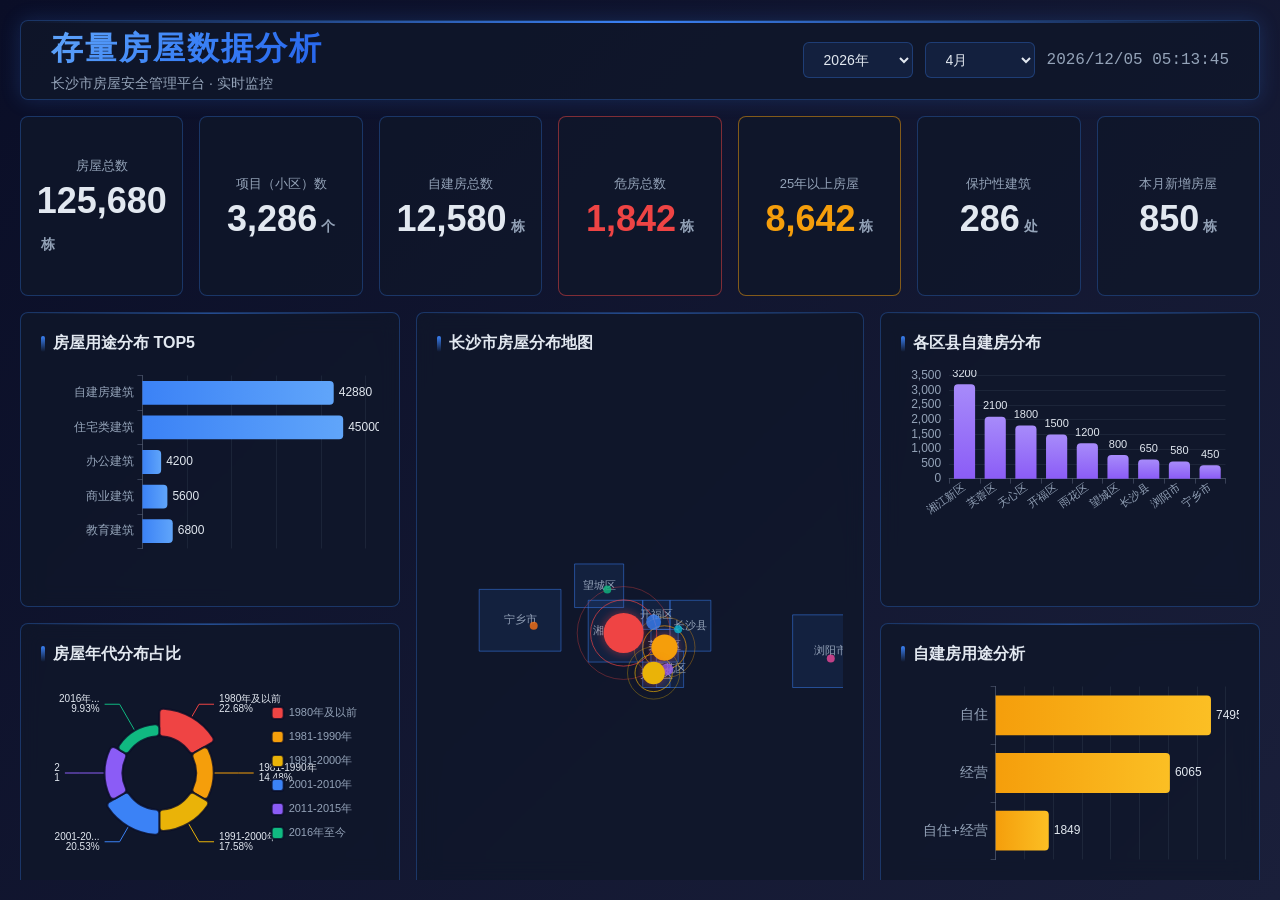
<file: house-safety-portfolio/assets/proto-dashboard.html>
<!DOCTYPE html>
<html lang="zh-CN">
<head>
<meta charset="UTF-8">
<meta name="viewport" content="width=device-width, initial-scale=1.0">
<title>存量房屋数据分析 - 大屏可视化</title>
<script src="../_shared/js/echarts.min.js"></script>
<style>
  :root {
    --bg-dark: #0a0e27;
    --bg-card: rgba(15, 23, 42, 0.8);
    --border-glow: rgba(59, 130, 246, 0.3);
    --primary: #3b82f6;
    --primary-glow: rgba(59, 130, 246, 0.5);
    --text-light: #e2e8f0;
    --text-muted: #94a3b8;
    --danger: #ef4444;
    --warning: #f59e0b;
    --success: #10b981;
  }

  * { margin: 0; padding: 0; box-sizing: border-box; }

  body {
    font-family: -apple-system, BlinkMacSystemFont, "PingFang SC", "Microsoft YaHei", sans-serif;
    background: var(--bg-dark);
    color: var(--text-light);
    overflow: hidden;
    height: 100vh;
  }

  /* 大屏容器 */
  .screen-container {
    width: 100vw;
    height: 100vh;
    padding: 20px;
    display: flex;
    flex-direction: column;
    gap: 16px;
    background: linear-gradient(135deg, #0a0e27 0%, #1a1f3a 100%);
    position: relative;
  }

  /* 顶部标题栏 */
  .screen-header {
    height: 80px;
    display: flex;
    align-items: center;
    justify-content: space-between;
    padding: 0 30px;
    background: var(--bg-card);
    border: 1px solid var(--border-glow);
    border-radius: 8px;
    box-shadow: 0 0 20px rgba(59, 130, 246, 0.2);
    position: relative;
    overflow: hidden;
  }

  .screen-header::before {
    content: '';
    position: absolute;
    top: 0;
    left: 0;
    right: 0;
    height: 2px;
    background: linear-gradient(90deg, transparent, var(--primary), transparent);
  }

  .header-title {
    font-size: 32px;
    font-weight: 700;
    background: linear-gradient(135deg, #60a5fa 0%, #3b82f6 50%, #2563eb 100%);
    -webkit-background-clip: text;
    -webkit-text-fill-color: transparent;
    letter-spacing: 2px;
  }

  .header-subtitle {
    font-size: 14px;
    color: var(--text-muted);
    margin-top: 4px;
  }

  .header-filters {
    display: flex;
    gap: 12px;
    align-items: center;
  }

  .filter-select {
    padding: 8px 16px;
    background: rgba(59, 130, 246, 0.1);
    border: 1px solid var(--border-glow);
    border-radius: 6px;
    color: var(--text-light);
    font-size: 14px;
    cursor: pointer;
    transition: all 0.3s;
  }

  .filter-select:hover {
    background: rgba(59, 130, 246, 0.2);
    border-color: var(--primary);
  }

  .header-time {
    font-size: 16px;
    color: var(--text-muted);
    font-family: 'Courier New', monospace;
  }

  /* 主体内容区 */
  .screen-body {
    flex: 1;
    display: grid;
    grid-template-columns: 380px 1fr 380px;
    grid-template-rows: 180px 1fr;
    gap: 16px;
    overflow: hidden;
  }

  /* 卡片通用样式 */
  .screen-card {
    background: var(--bg-card);
    border: 1px solid var(--border-glow);
    border-radius: 8px;
    padding: 20px;
    position: relative;
    overflow: hidden;
    backdrop-filter: blur(10px);
  }

  .screen-card::before {
    content: '';
    position: absolute;
    top: 0;
    left: 0;
    right: 0;
    height: 1px;
    background: linear-gradient(90deg, transparent, var(--primary-glow), transparent);
  }

  .card-title {
    font-size: 16px;
    font-weight: 600;
    color: var(--text-light);
    margin-bottom: 16px;
    display: flex;
    align-items: center;
    gap: 8px;
  }

  .card-title::before {
    content: '';
    width: 4px;
    height: 16px;
    background: linear-gradient(180deg, var(--primary), transparent);
    border-radius: 2px;
  }

  /* KPI卡片区 */
  .kpi-grid {
    grid-column: 1 / -1;
    display: grid;
    grid-template-columns: repeat(7, 1fr);
    gap: 16px;
  }

  .kpi-card {
    background: var(--bg-card);
    border: 1px solid var(--border-glow);
    border-radius: 8px;
    padding: 16px;
    display: flex;
    flex-direction: column;
    align-items: center;
    justify-content: center;
    position: relative;
    overflow: hidden;
    cursor: pointer;
    transition: all 0.3s;
  }

  .kpi-card:hover {
    border-color: var(--primary);
    box-shadow: 0 0 20px var(--primary-glow);
    transform: translateY(-2px);
  }

  .kpi-card.danger {
    border-color: rgba(239, 68, 68, 0.5);
  }

  .kpi-card.danger:hover {
    border-color: var(--danger);
    box-shadow: 0 0 20px rgba(239, 68, 68, 0.3);
  }

  .kpi-card.warning {
    border-color: rgba(245, 158, 11, 0.5);
  }

  .kpi-card.warning:hover {
    border-color: var(--warning);
    box-shadow: 0 0 20px rgba(245, 158, 11, 0.3);
  }

  .kpi-label {
    font-size: 13px;
    color: var(--text-muted);
    margin-bottom: 8px;
  }

  .kpi-value {
    font-size: 36px;
    font-weight: 700;
    color: var(--text-light);
    font-family: 'Arial', sans-serif;
    line-height: 1;
  }

  .kpi-card.danger .kpi-value {
    color: var(--danger);
  }

  .kpi-card.warning .kpi-value {
    color: var(--warning);
  }

  .kpi-unit {
    font-size: 14px;
    color: var(--text-muted);
    margin-left: 4px;
  }

  /* 图表容器 */
  .chart-container {
    width: 100%;
    height: calc(100% - 50px);
  }

  /* 左侧列 */
  .col-left {
    grid-column: 1;
    grid-row: 2;
    display: flex;
    flex-direction: column;
    gap: 16px;
  }

  /* 中间列 - 地图 */
  .col-center {
    grid-column: 2;
    grid-row: 2;
  }

  /* 右侧列 */
  .col-right {
    grid-column: 3;
    grid-row: 2;
    display: flex;
    flex-direction: column;
    gap: 16px;
  }

  /* 地图容器 */
  .map-container {
    width: 100%;
    height: 100%;
  }

  /* 地图标记点样式 */
  .map-marker {
    width: 12px;
    height: 12px;
    border-radius: 50%;
    background: var(--danger);
    box-shadow: 0 0 10px var(--danger);
    animation: pulse 2s ease-in-out infinite;
  }

  /* 动画效果 */
  @keyframes glow {
    0%, 100% { opacity: 0.5; }
    50% { opacity: 1; }
  }

  .glow-effect {
    animation: glow 2s ease-in-out infinite;
  }

  /* 数据加载动画 */
  @keyframes pulse {
    0%, 100% { transform: scale(1); }
    50% { transform: scale(1.05); }
  }

  .pulse-animation {
    animation: pulse 2s ease-in-out infinite;
  }
</style>
</head>
<body>

<div class="screen-container">
  <!-- 顶部标题栏 -->
  <div class="screen-header">
    <div>
      <div class="header-title">存量房屋数据分析</div>
      <div class="header-subtitle">长沙市房屋安全管理平台 · 实时监控</div>
    </div>
    <div class="header-filters">
      <select class="filter-select" id="yearFilter" onchange="updateData()">
        <option value="">全部年份</option>
        <option value="2026" selected>2026年</option>
        <option value="2025">2025年</option>
        <option value="2024">2024年</option>
      </select>
      <select class="filter-select" id="monthFilter" onchange="updateData()">
        <option value="">全部月份</option>
        <option value="1">1月</option>
        <option value="2">2月</option>
        <option value="3">3月</option>
        <option value="4" selected>4月</option>
        <option value="5">5月</option>
        <option value="6">6月</option>
        <option value="7">7月</option>
        <option value="8">8月</option>
        <option value="9">9月</option>
        <option value="10">10月</option>
        <option value="11">11月</option>
        <option value="12">12月</option>
      </select>
      <div class="header-time" id="currentTime"></div>
    </div>
  </div>

  <!-- 主体内容 -->
  <div class="screen-body">
    <!-- KPI卡片区 -->
    <div class="kpi-grid">
      <div class="kpi-card">
        <div class="kpi-label">房屋总数</div>
        <div class="kpi-value">125,680<span class="kpi-unit">栋</span></div>
      </div>
      <div class="kpi-card">
        <div class="kpi-label">项目（小区）数</div>
        <div class="kpi-value">3,286<span class="kpi-unit">个</span></div>
      </div>
      <div class="kpi-card">
        <div class="kpi-label">自建房总数</div>
        <div class="kpi-value">12,580<span class="kpi-unit">栋</span></div>
      </div>
      <div class="kpi-card danger">
        <div class="kpi-label">危房总数</div>
        <div class="kpi-value">1,842<span class="kpi-unit">栋</span></div>
      </div>
      <div class="kpi-card warning">
        <div class="kpi-label">25年以上房屋</div>
        <div class="kpi-value">8,642<span class="kpi-unit">栋</span></div>
      </div>
      <div class="kpi-card">
        <div class="kpi-label">保护性建筑</div>
        <div class="kpi-value">286<span class="kpi-unit">处</span></div>
      </div>
      <div class="kpi-card">
        <div class="kpi-label" id="newHouseLabel">本月新增房屋</div>
        <div class="kpi-value">850<span class="kpi-unit">栋</span></div>
      </div>
    </div>

    <!-- 左侧列 -->
    <div class="col-left">
      <div class="screen-card" style="flex: 1;">
        <div class="card-title">房屋用途分布 TOP5</div>
        <div class="chart-container" id="chartStockType"></div>
      </div>
      <div class="screen-card" style="flex: 1;">
        <div class="card-title">房屋年代分布占比</div>
        <div class="chart-container" id="chartStockEra"></div>
      </div>
    </div>

    <!-- 中间列 - 地图 -->
    <div class="col-center">
      <div class="screen-card" style="height: 100%;">
        <div class="card-title">长沙市房屋分布地图</div>
        <div class="map-container" id="mapContainer"></div>
      </div>
    </div>

    <!-- 右侧列 -->
    <div class="col-right">
      <div class="screen-card" style="flex: 1;">
        <div class="card-title">各区县自建房分布</div>
        <div class="chart-container" id="chartBusinessDistrict"></div>
      </div>
      <div class="screen-card" style="flex: 1;">
        <div class="card-title">自建房用途分析</div>
        <div class="chart-container" id="chartBusinessType"></div>
      </div>
    </div>
  </div>
</div>

<script>
  // 更新时间
  function updateTime() {
    const now = new Date();
    const timeStr = now.toLocaleString('zh-CN', {
      year: 'numeric',
      month: '2-digit',
      day: '2-digit',
      hour: '2-digit',
      minute: '2-digit',
      second: '2-digit',
      hour12: false
    });
    document.getElementById('currentTime').textContent = timeStr;
  }
  updateTime();
  setInterval(updateTime, 1000);

  // 更新筛选
  function updateData() {
    const month = document.getElementById('monthFilter').value;
    const label = document.getElementById('newHouseLabel');
    if (label) {
      label.textContent = (!month || month === '') ? '本年新增房屋' : '本月新增房屋';
    }
  }

  // 图表通用配置
  const chartTheme = {
    textStyle: {
      color: '#e2e8f0'
    },
    tooltip: {
      backgroundColor: 'rgba(15, 23, 42, 0.95)',
      borderColor: 'rgba(59, 130, 246, 0.5)',
      borderWidth: 1,
      textStyle: { color: '#e2e8f0' }
    },
    grid: {
      left: '3%',
      right: '4%',
      bottom: '3%',
      top: '10%',
      containLabel: true
    }
  };

  // 初始化图表
  function initCharts() {
    // 房屋用途分布 TOP5
    const chartType = echarts.init(document.getElementById('chartStockType'));
    chartType.setOption({
      ...chartTheme,
      tooltip: { trigger: 'axis', axisPointer: { type: 'shadow' } },
      grid: { left: '30%', right: '4%', bottom: '3%', top: '3%' },
      xAxis: {
        type: 'value',
        axisLine: { lineStyle: { color: 'rgba(148, 163, 184, 0.3)' } },
        splitLine: { lineStyle: { color: 'rgba(148, 163, 184, 0.1)' } },
        axisLabel: { color: '#94a3b8' }
      },
      yAxis: {
        type: 'category',
        data: ['教育建筑', '商业建筑', '办公建筑', '住宅类建筑', '自建房建筑'],
        axisLine: { lineStyle: { color: 'rgba(148, 163, 184, 0.3)' } },
        axisLabel: { color: '#94a3b8', fontSize: 12 }
      },
      series: [{
        type: 'bar',
        data: [6800, 5600, 4200, 45000, 42880],
        itemStyle: {
          color: new echarts.graphic.LinearGradient(0, 0, 1, 0, [
            { offset: 0, color: '#3b82f6' },
            { offset: 1, color: '#60a5fa' }
          ]),
          borderRadius: [0, 4, 4, 0]
        },
        label: {
          show: true,
          position: 'right',
          color: '#e2e8f0',
          fontSize: 12
        }
      }]
    });

    // 房屋年代分布占比
    const chartEra = echarts.init(document.getElementById('chartStockEra'));
    chartEra.setOption({
      ...chartTheme,
      tooltip: { trigger: 'item', formatter: '{b}: {c} ({d}%)' },
      legend: {
        orient: 'vertical',
        right: '5%',
        top: 'center',
        textStyle: { color: '#94a3b8', fontSize: 11 },
        itemWidth: 12,
        itemHeight: 12
      },
      series: [{
        type: 'pie',
        radius: ['40%', '70%'],
        center: ['35%', '50%'],
        roseType: 'area',
        itemStyle: {
          borderRadius: 4,
          borderColor: 'rgba(10, 14, 39, 0.8)',
          borderWidth: 2
        },
        label: {
          show: true,
          formatter: '{b}\n{d}%',
          color: '#e2e8f0',
          fontSize: 10
        },
        data: [
          { value: 28500, name: '1980年及以前', itemStyle: { color: '#ef4444' } },
          { value: 18200, name: '1981-1990年', itemStyle: { color: '#f59e0b' } },
          { value: 22100, name: '1991-2000年', itemStyle: { color: '#eab308' } },
          { value: 25800, name: '2001-2010年', itemStyle: { color: '#3b82f6' } },
          { value: 18600, name: '2011-2015年', itemStyle: { color: '#8b5cf6' } },
          { value: 12480, name: '2016年至今', itemStyle: { color: '#10b981' } }
        ]
      }]
    });

    // 自建房用途分析
    const chartBusiness = echarts.init(document.getElementById('chartBusinessType'));
    chartBusiness.setOption({
      ...chartTheme,
      tooltip: { trigger: 'axis', axisPointer: { type: 'shadow' } },
      grid: { left: '28%', right: '4%', bottom: '3%', top: '3%' },
      xAxis: {
        type: 'value',
        axisLine: { lineStyle: { color: 'rgba(148, 163, 184, 0.3)' } },
        splitLine: { lineStyle: { color: 'rgba(148, 163, 184, 0.1)' } },
        axisLabel: { color: '#94a3b8' }
      },
      yAxis: {
        type: 'category',
        data: ['自住+经营', '经营', '自住'],
        axisLine: { lineStyle: { color: 'rgba(148, 163, 184, 0.3)' } },
        axisLabel: { color: '#94a3b8', fontSize: 14 }
      },
      series: [{
        type: 'bar',
        data: [1849, 6065, 7495],
        itemStyle: {
          color: new echarts.graphic.LinearGradient(0, 0, 1, 0, [
            { offset: 0, color: '#f59e0b' },
            { offset: 1, color: '#fbbf24' }
          ]),
          borderRadius: [0, 4, 4, 0]
        },
        label: {
          show: true,
          position: 'right',
          color: '#e2e8f0',
          fontSize: 12
        }
      }]
    });

    // 各区县自建房分布
    const chartDistrict = echarts.init(document.getElementById('chartBusinessDistrict'));
    chartDistrict.setOption({
      ...chartTheme,
      tooltip: { trigger: 'axis', axisPointer: { type: 'shadow' } },
      grid: { left: '3%', right: '4%', bottom: '18%', top: '3%', containLabel: true },
      xAxis: {
        type: 'category',
        data: ['湘江新区', '芙蓉区', '天心区', '开福区', '雨花区', '望城区', '长沙县', '浏阳市', '宁乡市'],
        axisLine: { lineStyle: { color: 'rgba(148, 163, 184, 0.3)' } },
        axisLabel: { color: '#94a3b8', fontSize: 11, rotate: 35 }
      },
      yAxis: {
        type: 'value',
        axisLine: { show: false },
        splitLine: { lineStyle: { color: 'rgba(148, 163, 184, 0.1)' } },
        axisLabel: { color: '#94a3b8' }
      },
      series: [{
        type: 'bar',
        data: [3200, 2100, 1800, 1500, 1200, 800, 650, 580, 450],
        itemStyle: {
          color: new echarts.graphic.LinearGradient(0, 1, 0, 0, [
            { offset: 0, color: '#8b5cf6' },
            { offset: 1, color: '#a78bfa' }
          ]),
          borderRadius: [4, 4, 0, 0]
        },
        label: {
          show: true,
          position: 'top',
          color: '#e2e8f0',
          fontSize: 11
        }
      }]
    });

    // 初始化地图
    const mapChart = echarts.init(document.getElementById('mapContainer'));

    // 长沙市各区县坐标数据（模拟）
    const districtData = [
      { name: '湘江新区', value: [112.88, 28.23, 3200], itemStyle: { color: '#ef4444' } },
      { name: '芙蓉区', value: [113.03, 28.19, 2100], itemStyle: { color: '#f59e0b' } },
      { name: '天心区', value: [112.99, 28.12, 1800], itemStyle: { color: '#eab308' } },
      { name: '开福区', value: [112.99, 28.26, 1500], itemStyle: { color: '#3b82f6' } },
      { name: '雨花区', value: [113.04, 28.13, 1200], itemStyle: { color: '#8b5cf6' } },
      { name: '望城区', value: [112.82, 28.35, 800], itemStyle: { color: '#10b981' } },
      { name: '长沙县', value: [113.08, 28.24, 650], itemStyle: { color: '#06b6d4' } },
      { name: '浏阳市', value: [113.64, 28.16, 580], itemStyle: { color: '#ec4899' } },
      { name: '宁乡市', value: [112.55, 28.25, 450], itemStyle: { color: '#f97316' } }
    ];

    // 注册长沙市地图（简化版GeoJSON）
    echarts.registerMap('changsha', {
      type: 'FeatureCollection',
      features: [
        { type: 'Feature', properties: { name: '湘江新区' }, geometry: { type: 'Polygon', coordinates: [[[112.75, 28.15], [112.75, 28.32], [112.95, 28.32], [112.95, 28.15], [112.75, 28.15]]] } },
        { type: 'Feature', properties: { name: '芙蓉区' }, geometry: { type: 'Polygon', coordinates: [[[112.98, 28.15], [112.98, 28.24], [113.08, 28.24], [113.08, 28.15], [112.98, 28.15]]] } },
        { type: 'Feature', properties: { name: '天心区' }, geometry: { type: 'Polygon', coordinates: [[[112.95, 28.08], [112.95, 28.15], [113.05, 28.15], [113.05, 28.08], [112.95, 28.08]]] } },
        { type: 'Feature', properties: { name: '开福区' }, geometry: { type: 'Polygon', coordinates: [[[112.95, 28.24], [112.95, 28.32], [113.05, 28.32], [113.05, 28.24], [112.95, 28.24]]] } },
        { type: 'Feature', properties: { name: '雨花区' }, geometry: { type: 'Polygon', coordinates: [[[113.00, 28.08], [113.00, 28.18], [113.10, 28.18], [113.10, 28.08], [113.00, 28.08]]] } },
        { type: 'Feature', properties: { name: '望城区' }, geometry: { type: 'Polygon', coordinates: [[[112.70, 28.30], [112.70, 28.42], [112.88, 28.42], [112.88, 28.30], [112.70, 28.30]]] } },
        { type: 'Feature', properties: { name: '长沙县' }, geometry: { type: 'Polygon', coordinates: [[[113.05, 28.18], [113.05, 28.32], [113.20, 28.32], [113.20, 28.18], [113.05, 28.18]]] } },
        { type: 'Feature', properties: { name: '浏阳市' }, geometry: { type: 'Polygon', coordinates: [[[113.50, 28.08], [113.50, 28.28], [113.78, 28.28], [113.78, 28.08], [113.50, 28.08]]] } },
        { type: 'Feature', properties: { name: '宁乡市' }, geometry: { type: 'Polygon', coordinates: [[[112.35, 28.18], [112.35, 28.35], [112.65, 28.35], [112.65, 28.18], [112.35, 28.18]]] } }
      ]
    });

    mapChart.setOption({
      backgroundColor: 'transparent',
      tooltip: {
        trigger: 'item',
        formatter: function(params) {
          if (params.componentSubType === 'scatter') {
            return params.name + '<br/>自建房数量: ' + params.value[2] + ' 栋';
          }
          return params.name;
        },
        backgroundColor: 'rgba(15, 23, 42, 0.95)',
        borderColor: 'rgba(59, 130, 246, 0.5)',
        borderWidth: 1,
        textStyle: { color: '#e2e8f0' }
      },
      geo: {
        map: 'changsha',
        roam: true,
        center: [112.94, 28.23],
        zoom: 1.2,
        itemStyle: {
          areaColor: 'rgba(59, 130, 246, 0.1)',
          borderColor: 'rgba(59, 130, 246, 0.5)',
          borderWidth: 1
        },
        emphasis: {
          itemStyle: {
            areaColor: 'rgba(59, 130, 246, 0.3)',
            borderColor: '#3b82f6',
            borderWidth: 2
          },
          label: {
            show: true,
            color: '#e2e8f0',
            fontSize: 14,
            fontWeight: 'bold'
          }
        },
        label: {
          show: true,
          color: '#94a3b8',
          fontSize: 11
        }
      },
      series: [
        {
          type: 'scatter',
          coordinateSystem: 'geo',
          data: districtData,
          symbolSize: function(val) {
            return Math.max(val[2] / 100, 8);
          },
          label: {
            show: false
          },
          emphasis: {
            label: {
              show: true,
              formatter: '{b}',
              position: 'top',
              color: '#e2e8f0',
              fontSize: 12
            }
          }
        },
        {
          type: 'effectScatter',
          coordinateSystem: 'geo',
          data: districtData.filter(d => d.value[2] > 1500),
          symbolSize: function(val) {
            return Math.max(val[2] / 80, 12);
          },
          showEffectOn: 'render',
          rippleEffect: {
            brushType: 'stroke',
            scale: 3,
            period: 4
          },
          label: {
            show: false
          },
          itemStyle: {
            shadowBlur: 10,
            shadowColor: 'rgba(239, 68, 68, 0.5)'
          }
        }
      ]
    });

    // 响应式调整
    window.addEventListener('resize', () => {
      chartType.resize();
      chartEra.resize();
      chartBusiness.resize();
      chartDistrict.resize();
      mapChart.resize();
    });
  }

  // 页面加载完成后初始化
  window.onload = function() {
    initCharts();
  };
</script>

</body>
</html>
</file>
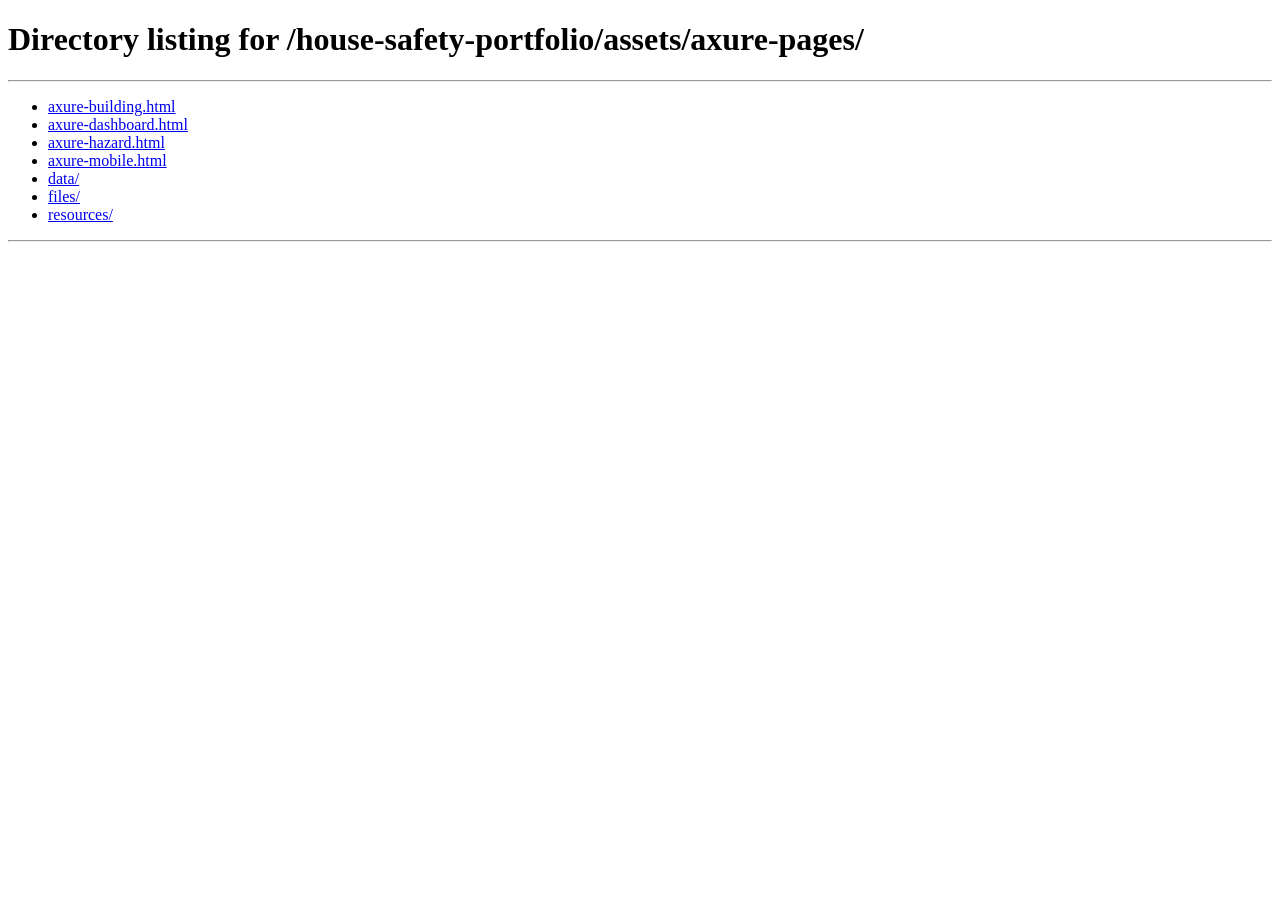
<file: house-safety-portfolio/assets/axure-pages/resources/reload.html>
﻿<html>
	<head>
		<title></title>
	</head>
	<body>
	
	<script language="javascript">
	function getUrl() {
      var query = window.location.search.substring(1);
      var vars = query.split("&&&");
      for (var i=0;i<vars.length;i++) {
        var url = vars[i];
        return decodeURI(url).replace("html%23","html#");
      } 
    }

    var rel = '../';
    var url = getUrl();
    if (url.indexOf(":") > 0 && url.indexOf(":") < 10) rel = '';
	self.location.href = rel + url;
	</script>
	
	</body>
</html>
</file>
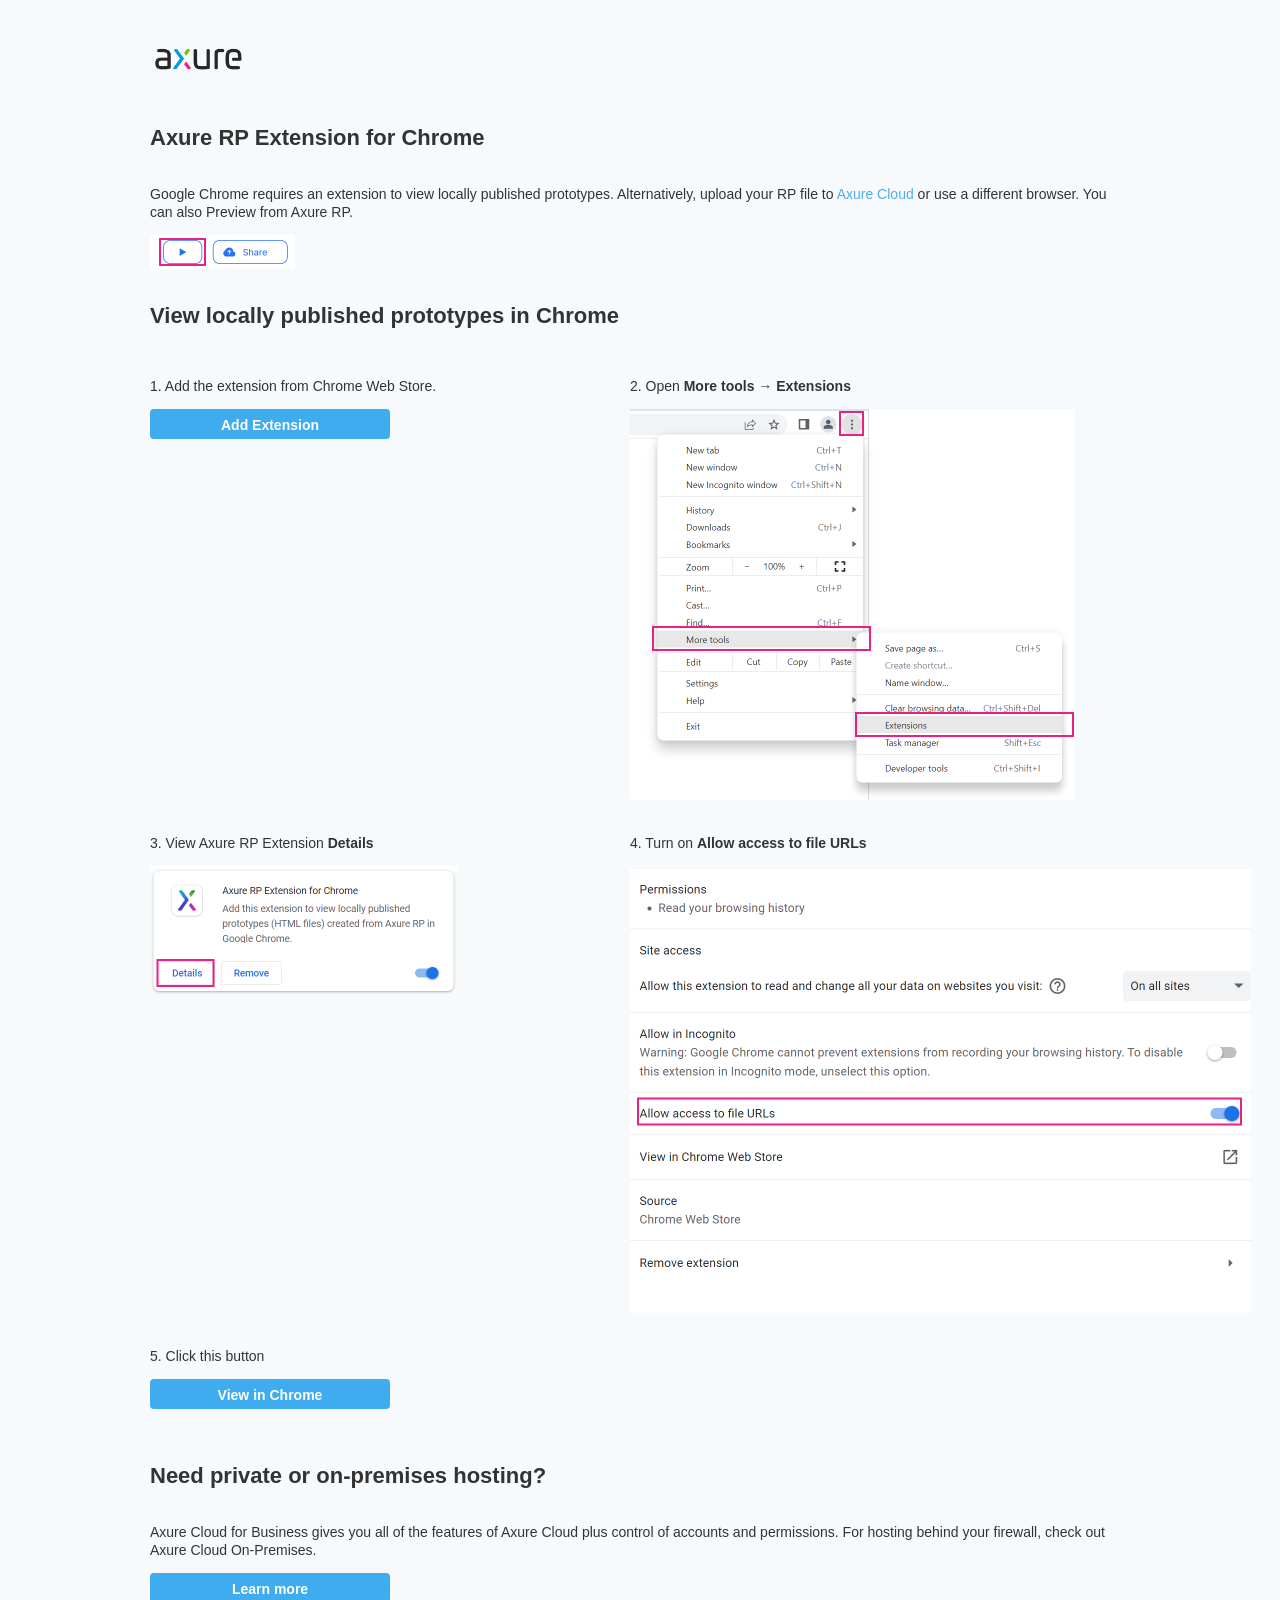
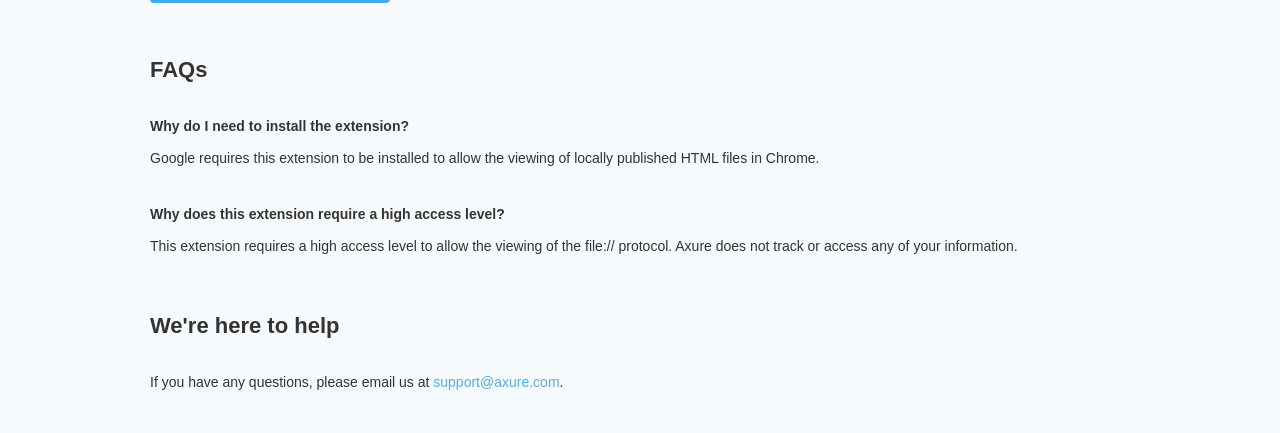
<file: house-safety-portfolio/assets/axure-pages/resources/chrome/chrome.html>
﻿<html>
    <head>
        <title>Install the Axure RP Chrome Extension</title>
        <style type="text/css">
            * {
                font-family: "Source Sans Pro", sans-serif;
            }
            body {
                text-align: center;
                background-color: #f7fafc;
                color: #37465e;
            }
            p {
                font-size: 14px;
                line-height: 18px;
                color: #333333;
            }
            div.container {
                width: 980px;
                margin-left: auto;
                margin-right: auto;
                text-align: left;
            }
            a {
                text-decoration: none;
                color: #ffffff;
            }
            .button {
                display: block;
                width: 240px;
                height: 30px;
                padding: 2px 8px 2px 8px;
                border-radius: 4px;
                background-color: #3eacef;
                box-sizing: border-box;
                font-family: "Source Sans Pro SemiBold", "Source Sans Pro", sans-serif;
                font-weight: 600;
                color: #ffffff;
                text-align: center;
                font-size: 14px;
                line-height: 28px;
            }
            a:hover.button {
                background-color: #1482c5;
            }
            div.left {
                width: 400px;
                float: left;
                margin-right: 80px;
            }
            div.right {
                width: 400px;
                float: left;
            }
            div.buttonContainer {
                text-align: center;
            }
            .header {
                font-size: 22px;
                color: #333333;
                line-height: 50px;
                font-weight: bold;
            }
        </style>
    </head>
    <body>
        <div class="container">
            <br />
            <br />
            <img src="axure_logo.png" alt="axure" style="width: 100px" />
            <br />
            <br />
            <p class="header">
                Axure RP Extension for Chrome
            </p>
            <p>
                Google Chrome requires an extension to view locally published prototypes. Alternatively, upload your RP file to <a href="https://www.axure.cloud" style="color: #53ADE9">Axure Cloud</a> or use a different browser. You can also Preview from Axure RP.
</p>
            <img src="preview-rp.png" alt="preview" />
            <p class="header">
                View locally published prototypes in Chrome
            </p>
            <div class="left">
                <p>
                    1. Add the extension from Chrome Web Store.
                </p>
                <div class="buttonContainer">
                    <a class="button" href="https://chrome.google.com/webstore/detail/dogkpdfcklifaemcdfbildhcofnopogp"
                       target="_blank">Add Extension</a>
                </div>
            </div>
            <div class="right">
                <p>
                    2. Open <b>More tools → Extensions</b>
                </p>
                <img src="extensions.png" alt="extensions" />
            </div>
            <div style="clear: both; height: 20px;">&nbsp;</div>
            <div class="left">
                <p>
                    3. View Axure RP Extension <b>Details</b>
                </p>
                <img src="details.png" alt="extension details" />
            </div>
            <div class="right">
                <p>
                    4. Turn on <b>Allow access to file URLs</b>
                </p>
                <img src="allow-access.png" alt="allow access" />
            </div>
            <div style="clear: both; height: 20px;">&nbsp;</div>
            <div class="left">
                <p>
                    5. Click this button
                </p>
                <div class="buttonContainer">
                    <a class="button" href="../../start.html">View in Chrome</a>
                </div>
            </div>
            <div style="clear: both; height: 20px;">
            </div>
            <p class="header">
                Need private or on-premises hosting?
            </p>
            <p>
                Axure Cloud for Business gives you all of the features of Axure Cloud plus control of accounts and permissions. For hosting behind your firewall, check out Axure Cloud On-Premises.
            </p>
            <div class="buttonContainer">
                <a class="button" href="https://www.axure.com/axure-cloud#hosted">Learn more</a>
            </div>
            <div style="clear: both; height: 20px;"></div>
            <p class="header">
                FAQs
            </p>
            <p><b>Why do I need to install the extension?</b></p>
            <p>
                Google requires this extension to be installed to allow the viewing of locally published HTML files in Chrome.
            </p>
            <div style="clear: both; height: 10px;"></div>
            <p>
                <b>Why does this extension require a high access level?</b>
            </p>
            <p>
                This extension requires a high access level to allow the viewing of the file:// protocol. Axure does not track or access any of your information.
            </p>
            <div style="clear: both; height: 10px;"></div>
            <p class="header">
                We're here to help
            </p>
            <p>
                If you have any questions, please email us at <a href="mailto:support@axure.com" style="color: #53ADE9">support@axure.com</a>.
            </p>
            <div style="clear: both; height: 20px;"></div>
        </div>
    </body>
</html>
</file>
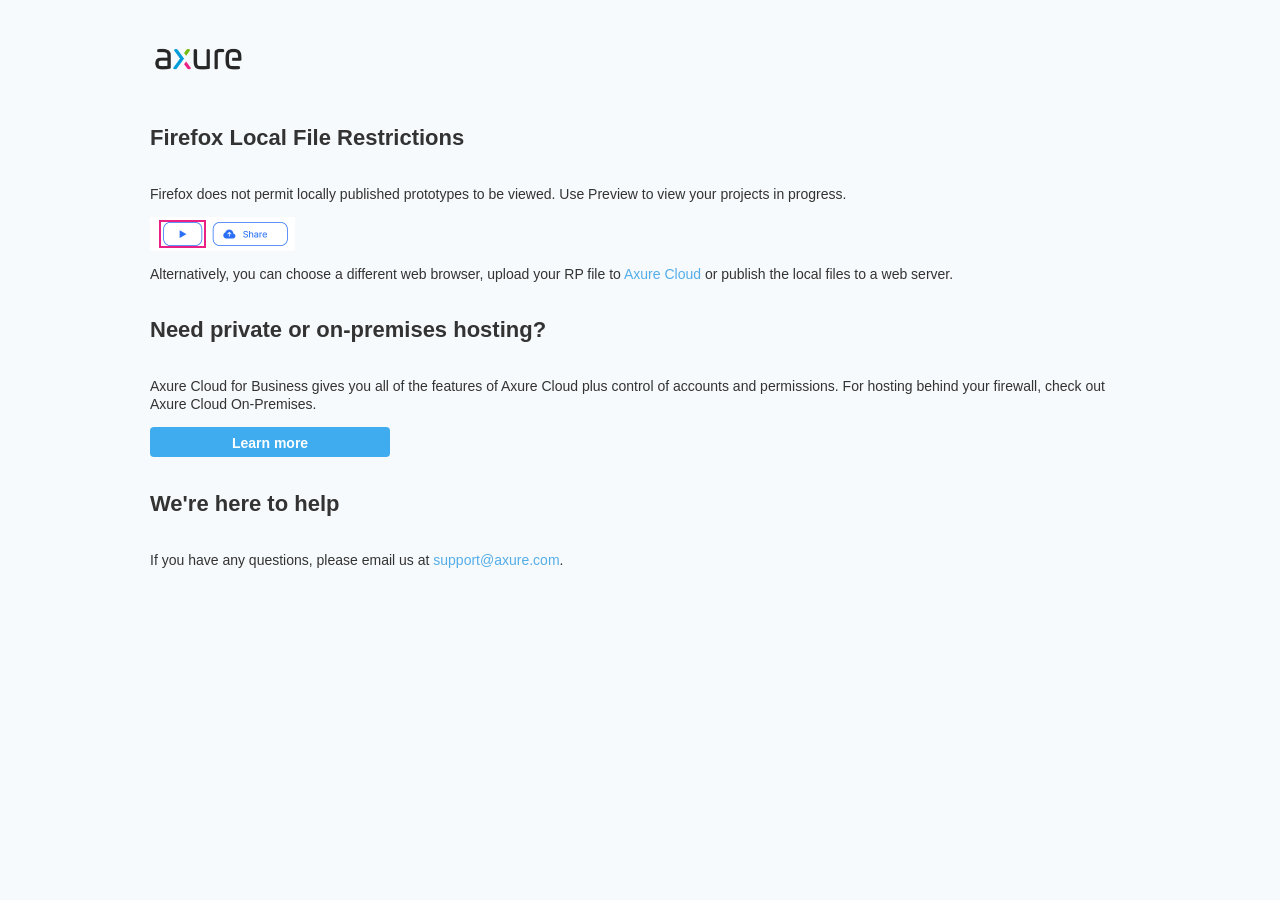
<file: house-safety-portfolio/assets/axure-pages/resources/chrome/firefox.html>
<html>
<head>
    <title>Axure RP - Firefox Local File Restrictions</title>
        <style type="text/css">
            * {
                font-family: "Source Sans Pro", sans-serif;
            }

            body {
                text-align: center;
                background-color: #f7fafc;
                color: #37465e;
            }

            p {
                font-size: 14px;
                line-height: 18px;
                color: #333333;
            }

            div.container {
                width: 980px;
                margin-left: auto;
                margin-right: auto;
                text-align: left;
            }

            a {
                text-decoration: none;
                color: #ffffff;
            }

            .button {
                display: block;
                width: 240px;
                height: 30px;
                padding: 2px 8px 2px 8px;
                border-radius: 4px;
                background-color: #3eacef;
                box-sizing: border-box;
                font-family: "Source Sans Pro SemiBold", "Source Sans Pro", sans-serif;
                font-weight: 600;
                color: #ffffff;
                text-align: center;
                font-size: 14px;
                line-height: 28px;
            }

            a:hover.button {
                background-color: #1482c5;
            }

            div.buttonContainer {
                text-align: center;
            }

            .header {
                font-size: 22px;
                color: #333333;
                line-height: 50px;
                font-weight: bold;
            }
        </style>
    </head>
    <body>
        <div class="container">
            <br />
            <br />
            <img src="axure_logo.png" alt="axure" style="width: 100px" />
            <br />
            <br />
            <p class="header">
                Firefox Local File Restrictions
            </p>
            <p>
                Firefox does not permit locally published prototypes to be viewed. Use Preview to view your projects in progress.
            </p>
            <img src="preview-rp.png" alt="preview" />
            <p>
                Alternatively,  you can choose a different web browser, upload your RP file to <a href="https://app.axure.cloud" style="color: #53ADE9">Axure Cloud</a> or publish the local files to a web server.
            </p>
            <p class="header">
                Need private or on-premises hosting?
            </p>
            <p>
                Axure Cloud for Business gives you all of the features of Axure Cloud plus control of accounts and permissions. For hosting behind your firewall, check out Axure Cloud On-Premises.
            </p>
            <div class="buttonContainer">
                <a class="button" href="https://www.axure.com/axure-cloud#hosted">Learn more</a>
            </div>
            <p class="header">
                We're here to help
            </p>
            <p>
                If you have any questions, please email us at <a href="mailto:support@axure.com" style="color: #53ADE9 ">support@axure.com</a>.
            </p>
            <div style="clear: both; height: 20px;"></div>
        </div>
    </body>
</html>
</file>
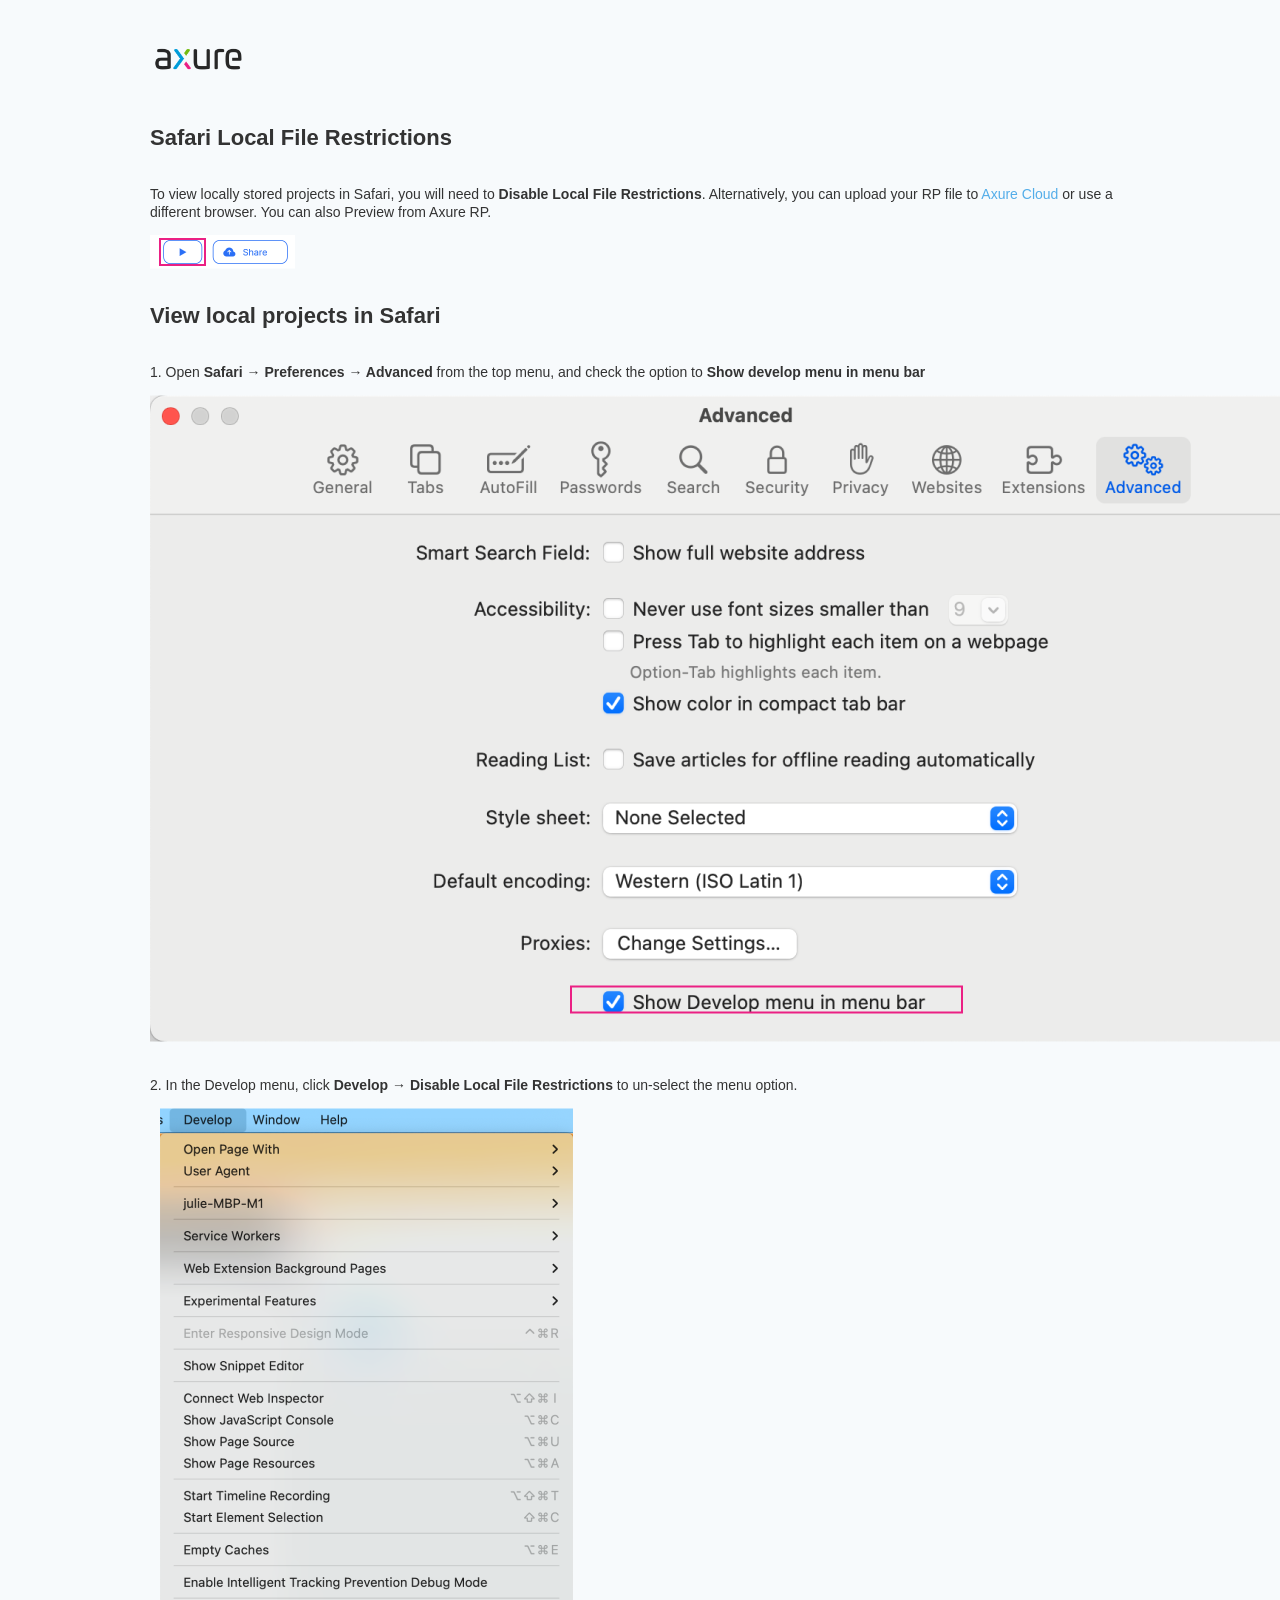
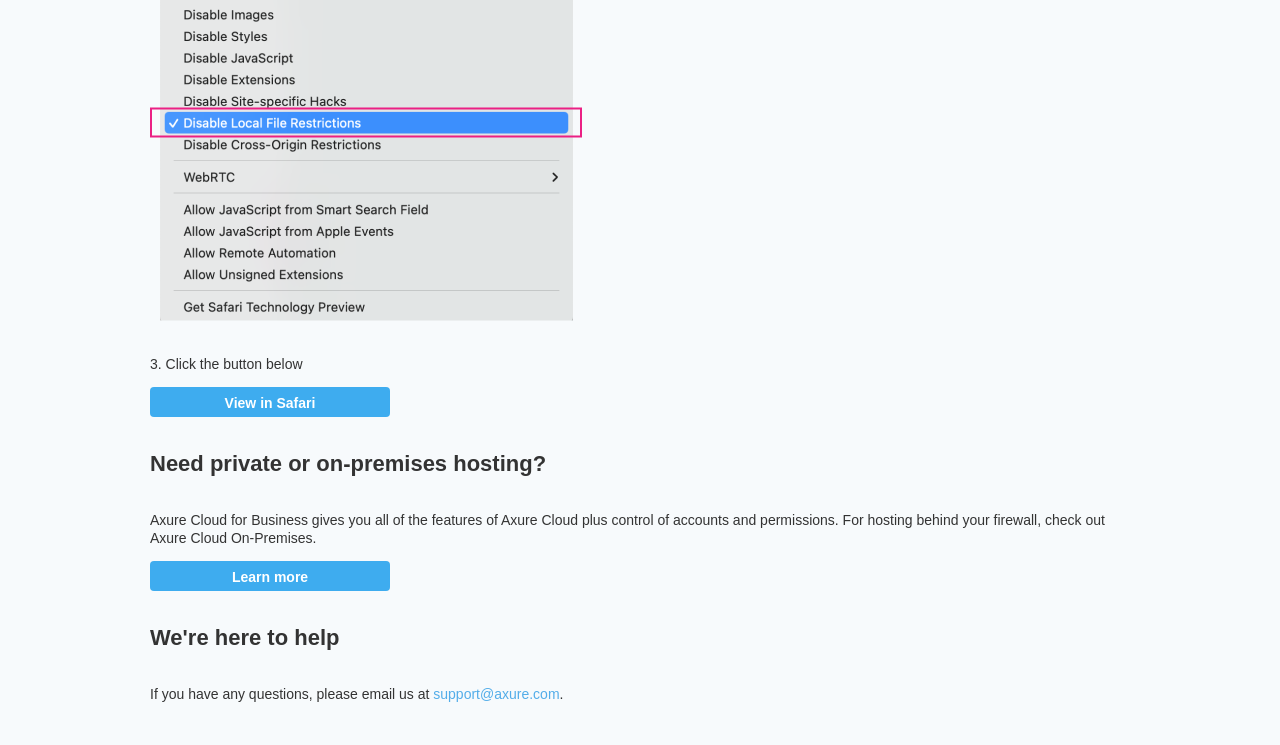
<file: house-safety-portfolio/assets/axure-pages/resources/chrome/safari.html>
﻿<html>
    <head>
        <title>Axure RP - Safari Local File Restrictions</title>
        <style type="text/css">
            * {
                font-family: "Source Sans Pro", sans-serif;
            }

            body {
                text-align: center;
                background-color: #f7fafc;
                color: #37465e;
            }

            p {
                font-size: 14px;
                line-height: 18px;
                color: #333333;
            }

            div.container {
                width: 980px;
                margin-left: auto;
                margin-right: auto;
                text-align: left;
            }

            a {
                text-decoration: none;
                color: #ffffff;
            }

            .button {
                display: block;
                width: 240px;
                height: 30px;
                padding: 2px 8px 2px 8px;
                border-radius: 4px;
                background-color: #3eacef;
                box-sizing: border-box;
                font-family: "Source Sans Pro SemiBold", "Source Sans Pro", sans-serif;
                font-weight: 600;
                color: #ffffff;
                text-align: center;
                font-size: 14px;
                line-height: 28px;
            }

            a:hover.button {
                background-color: #1482c5;
            }

            div.buttonContainer {
                text-align: center;
            }

            .header {
                font-size: 22px;
                color: #333333;
                line-height: 50px;
                font-weight: bold;
            }
        </style>
    </head>
    <body>
        <div class="container">
            <br />
            <br />
            <img src="axure_logo.png" alt="axure" style="width: 100px" />
            <br />
            <br />
            <p class="header">
                Safari Local File Restrictions
            </p>
            <p>
                To view locally stored projects in Safari, you will need to <b>Disable Local File Restrictions</b>. Alternatively,
                you can upload your RP file to <a href="https://www.axure.cloud" style="color: #53ADE9">Axure Cloud</a> or use a different browser. You can also Preview from Axure RP.
            </p>
            <img src="preview-rp.png" alt="preview" />
            <p class="header">
                View local projects in Safari
            </p>
            <div>
                <p>
                    1. Open <b>Safari → Preferences → Advanced</b> from the top menu, and check the option to <b>Show develop menu in menu bar</b>
                </p>
                <img src="safari_advanced.png" alt="advanced" />
            </div>
            <div style="clear: both; height: 20px;">&nbsp;</div>
            <div class="">
                <p>
                    2. In the Develop menu, click <b>Develop → Disable Local File Restrictions</b> to un-select the menu option.
                </p>
                <img src="safari_restrictions.png" alt="extensions" />
            </div>
            <div style="clear: both; height: 20px;">&nbsp;</div>
            <p>
                3. Click the button below
            </p>
            <div class="buttonContainer">
                <a class="button" href="../../start.html">View in Safari</a>
            </div>
            <p class="header">
                Need private or on-premises hosting?
            </p>
            <p>
                Axure Cloud for Business gives you all of the features of Axure Cloud plus control of accounts and permissions. For hosting behind your firewall, check out Axure Cloud On-Premises.
            </p>
            <div class="buttonContainer">
                <a class="button" href="https://www.axure.com/axure-cloud#hosted">Learn more</a>
            </div>
            <p class="header">
                We're here to help
            </p>
            <p>
                If you have any questions, please email us at <a href="mailto:support@axure.com" style="color: #53ADE9 ">support@axure.com</a>.
            </p>
            <div style="clear: both; height: 20px;"></div>
        </div>
    </body>
</html>
</file>
